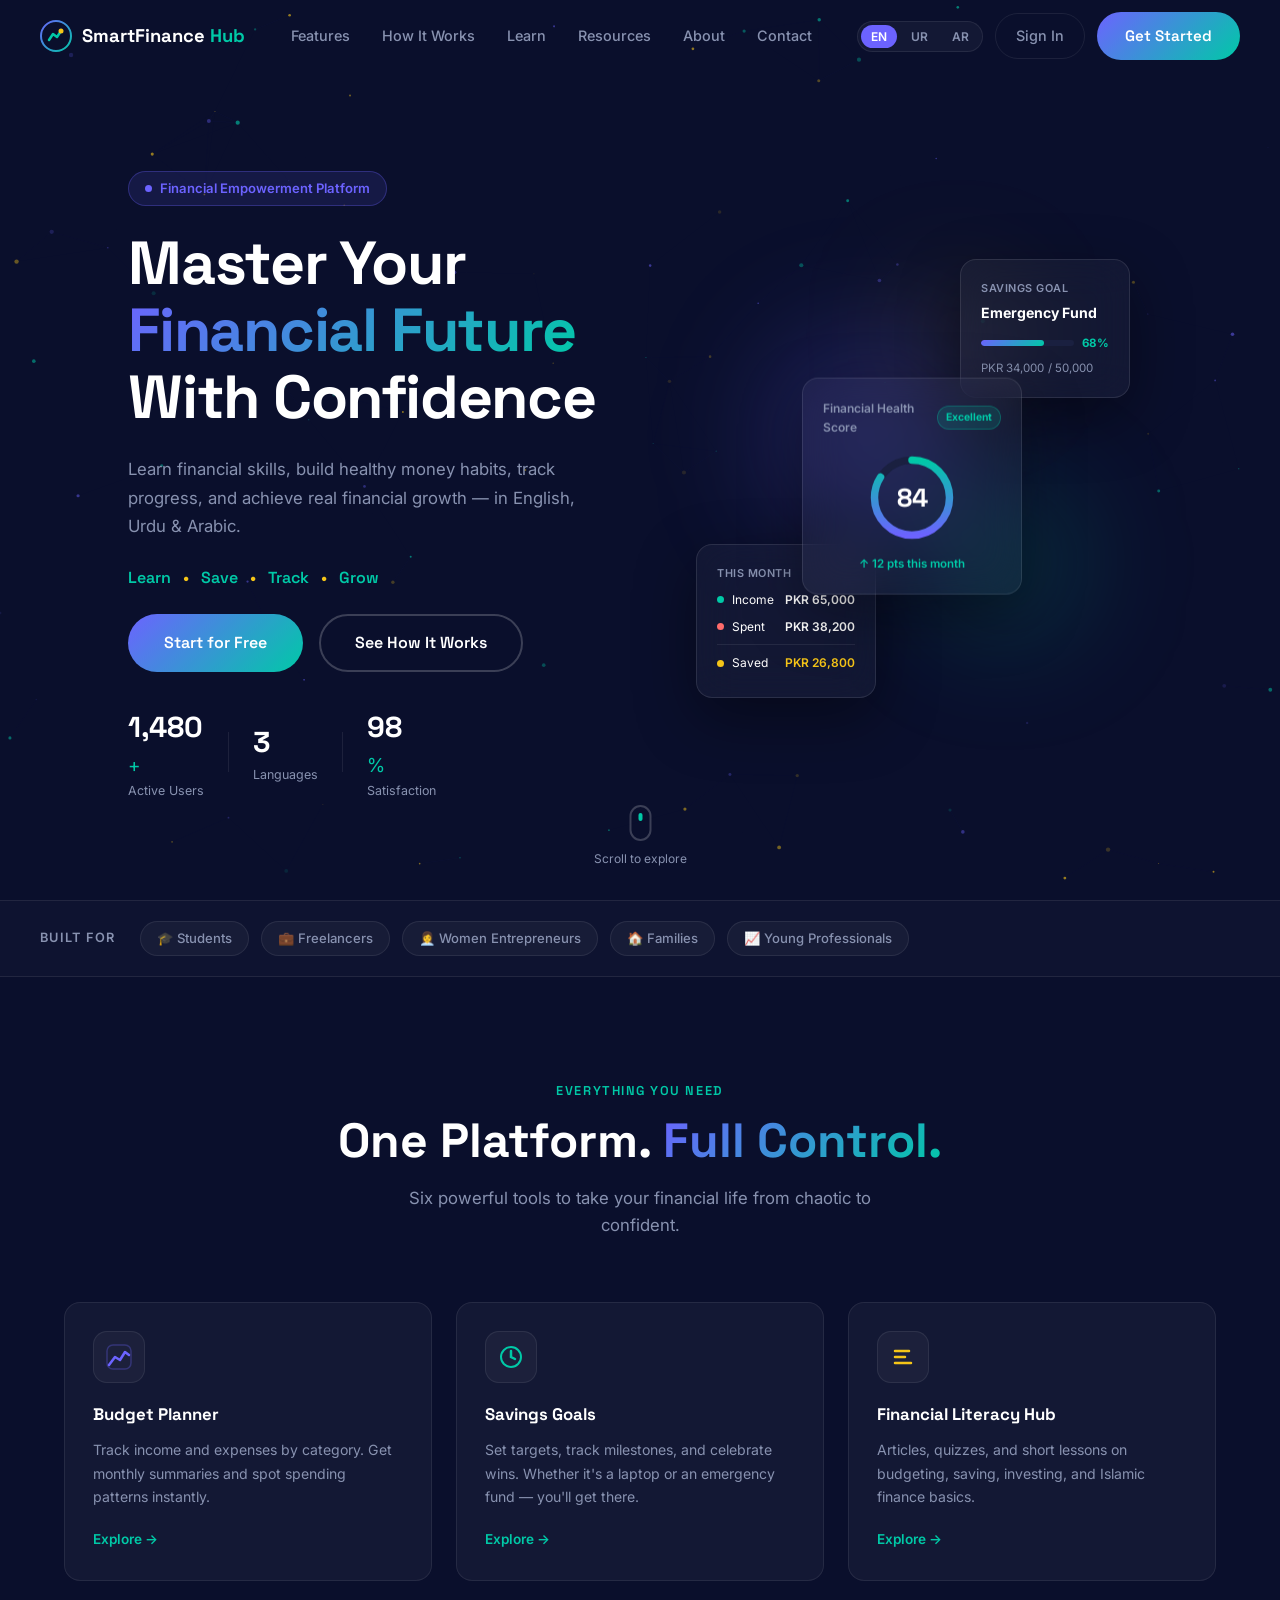
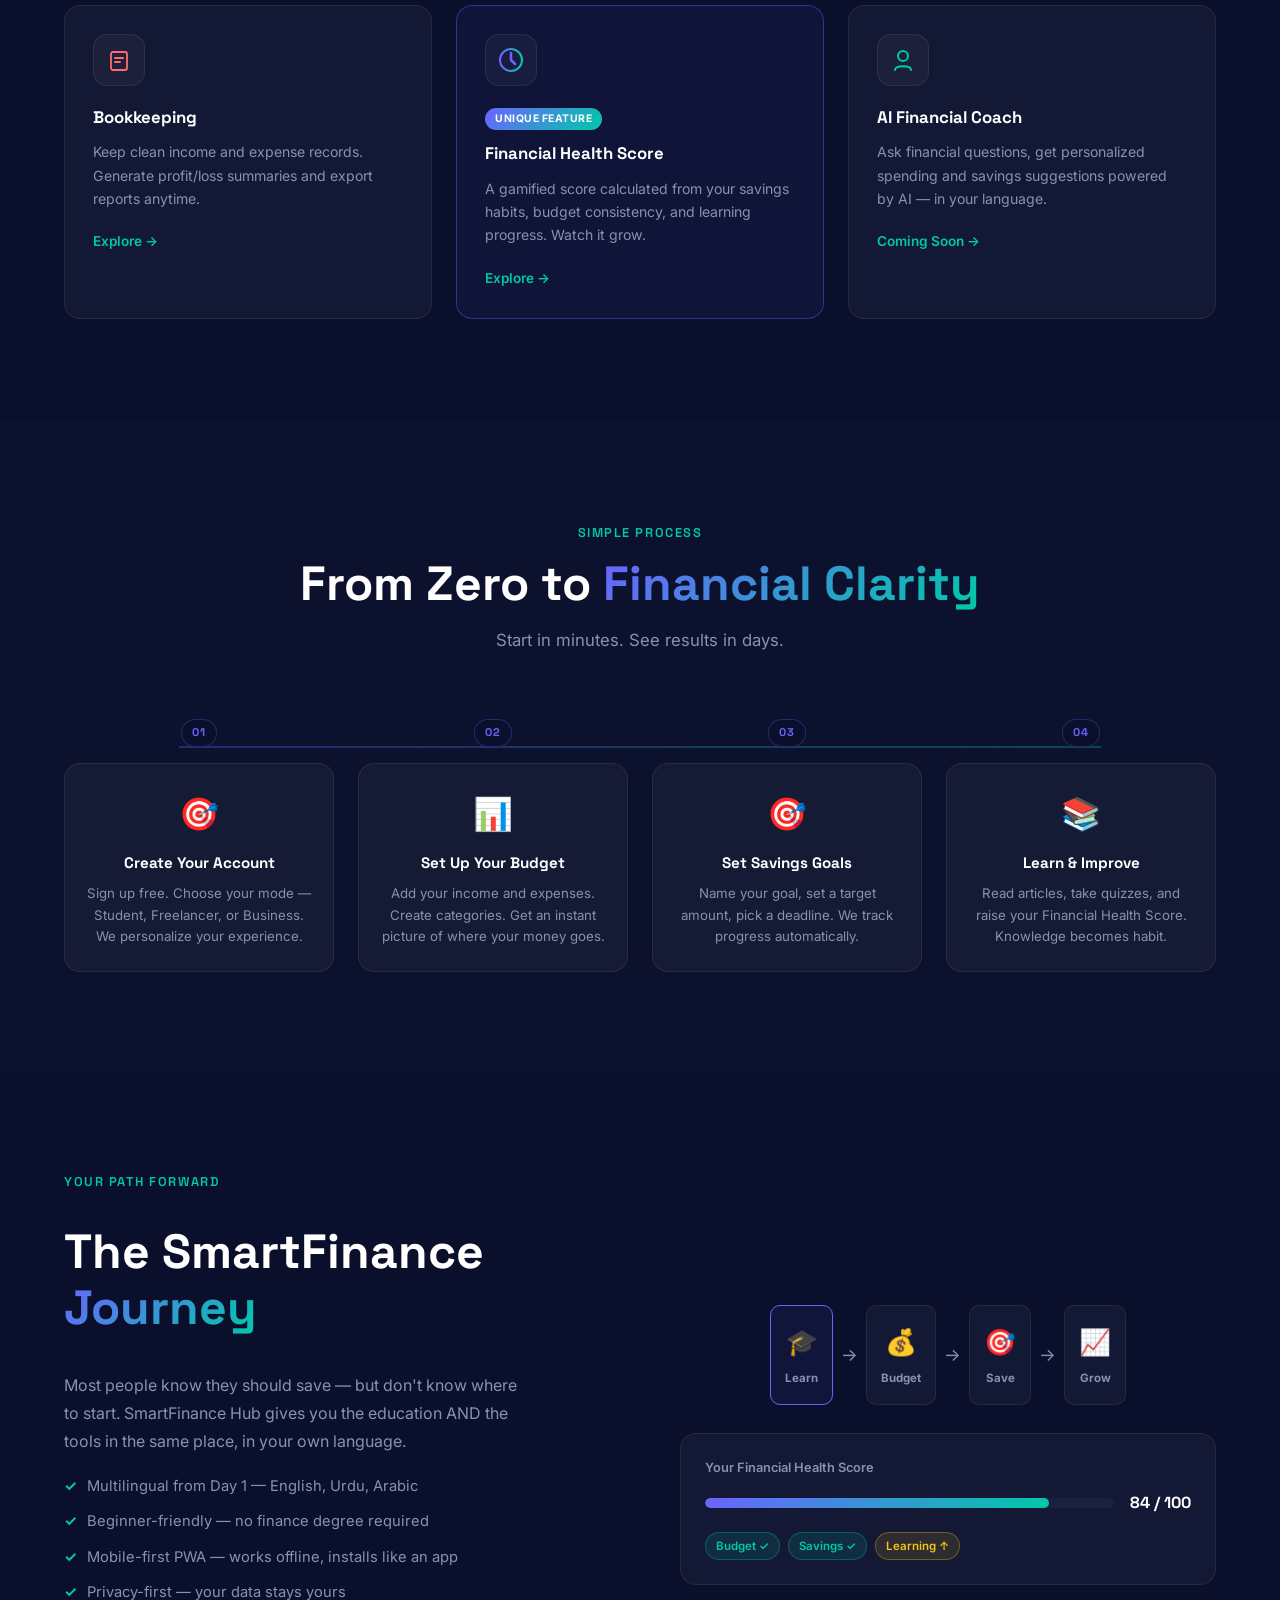
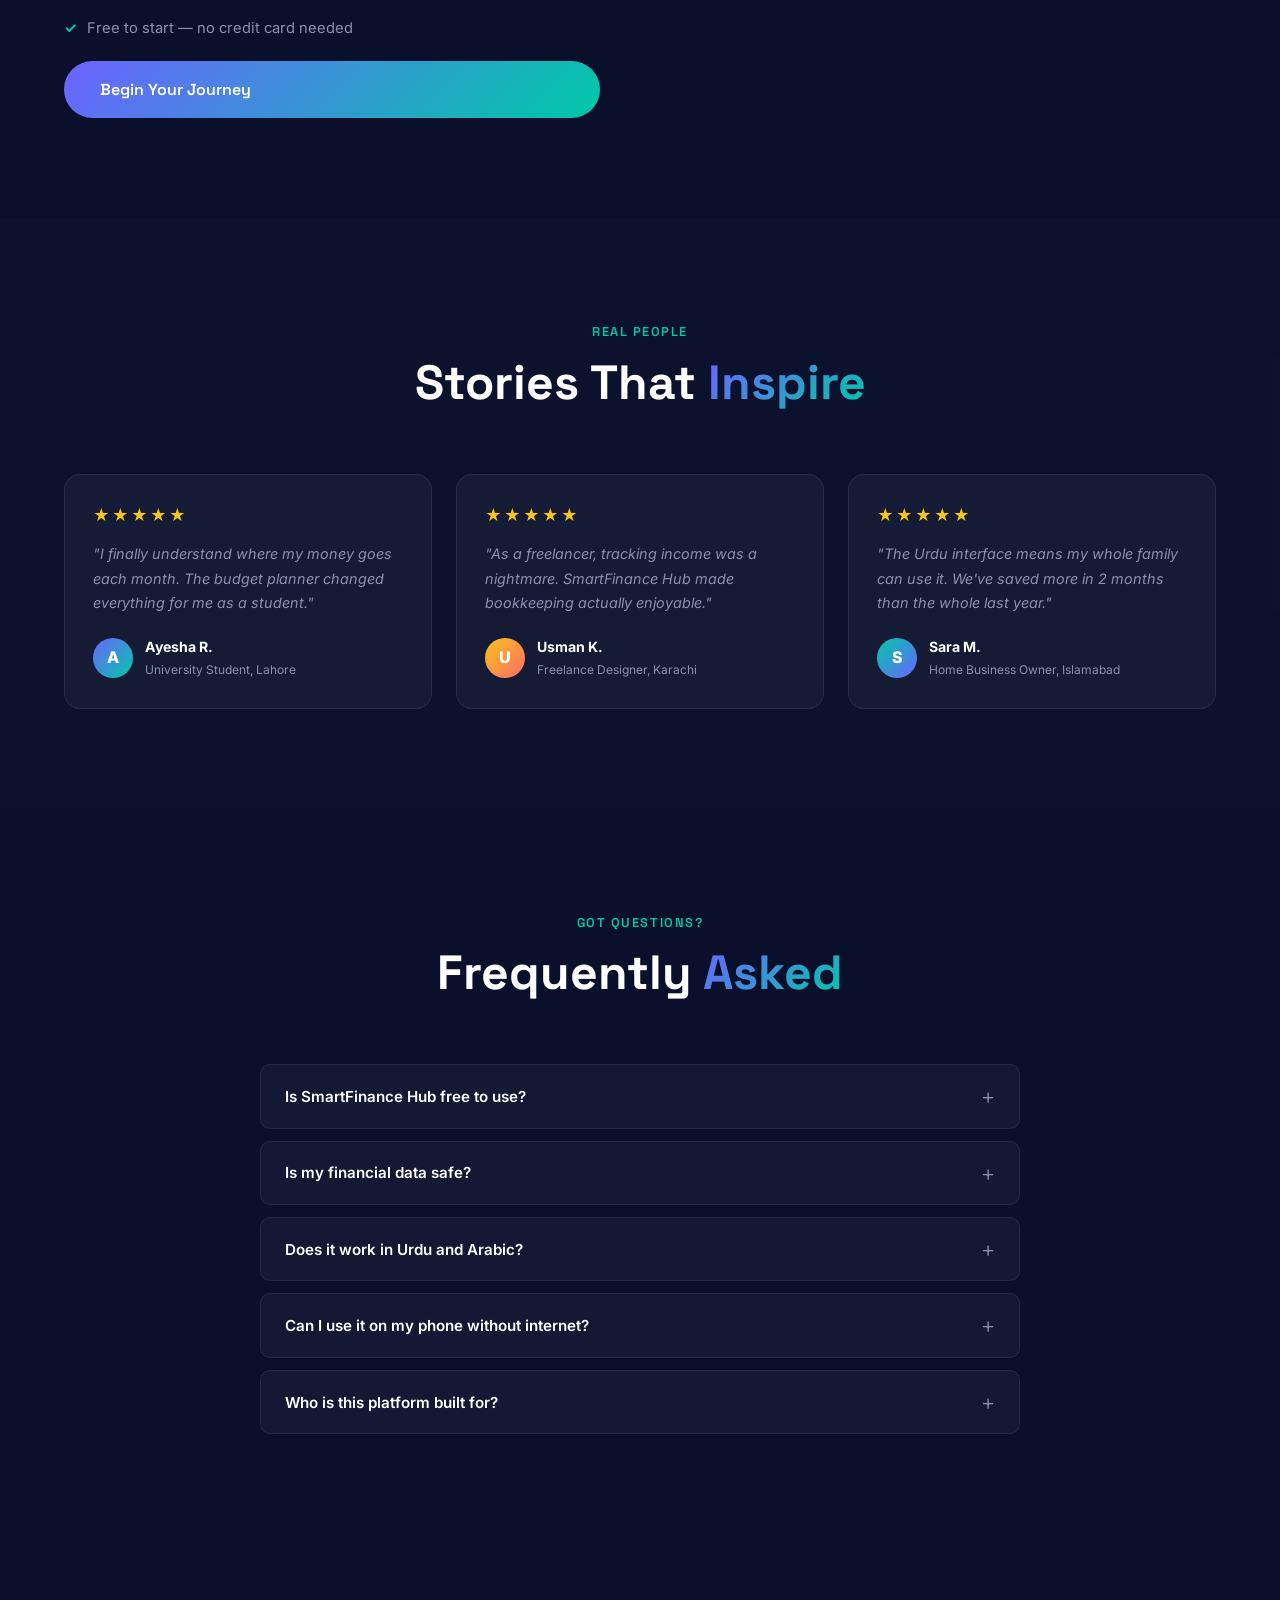
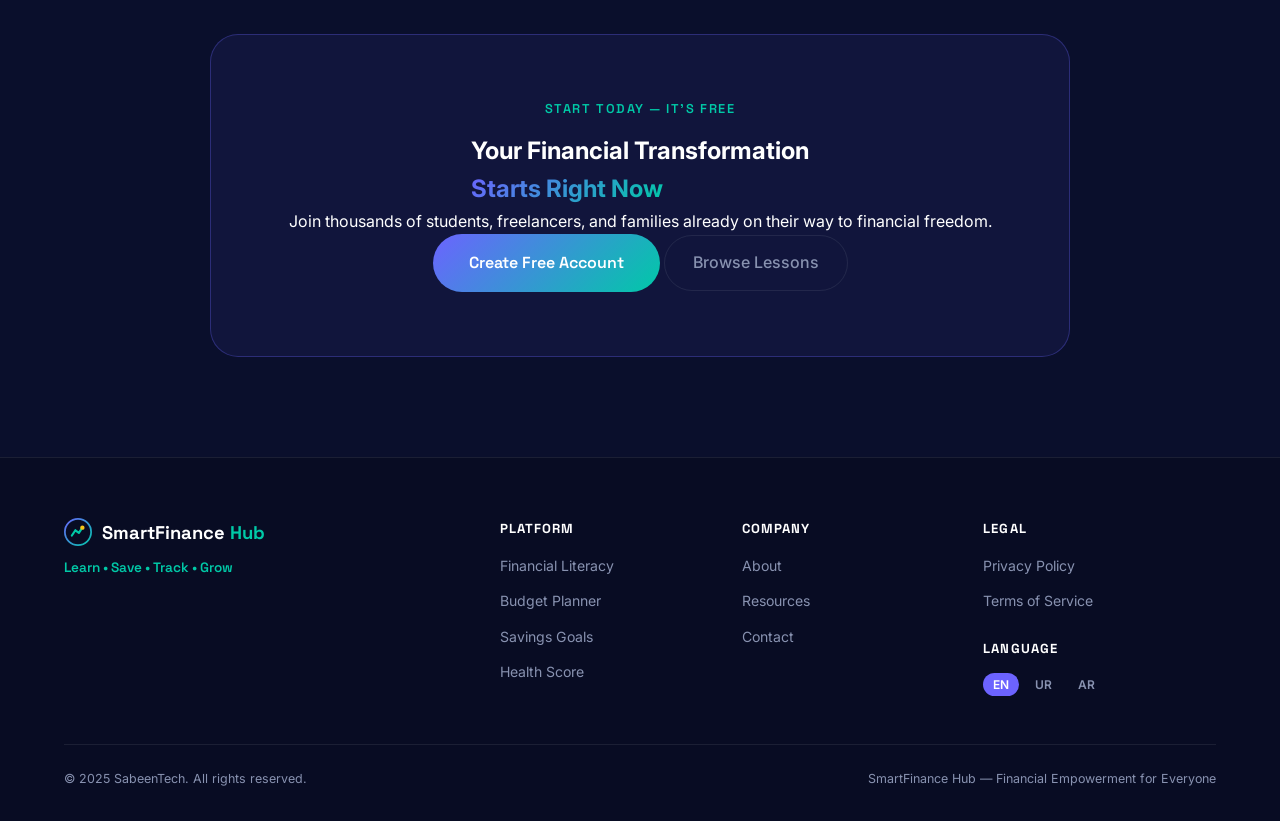
<file: index.html>
<!DOCTYPE html>
<html lang="en">
<head>
  <meta charset="UTF-8" />
  <meta name="viewport" content="width=device-width, initial-scale=1.0" />
  <meta name="theme-color" content="#0A0F2C" />
  <meta name="description" content="SmartFinance Hub – Learn, Save, Track, Grow. Your multilingual financial empowerment platform." />
  <title>SmartFinance Hub | Learn • Save • Track • Grow</title>
  <link rel="manifest" href="manifest.json" />
  <link rel="preconnect" href="https://fonts.googleapis.com" />
  <link rel="preconnect" href="https://fonts.gstatic.com" crossorigin />
  <link href="https://fonts.googleapis.com/css2?family=Inter:wght@300;400;500;600;700;800;900&family=Space+Grotesk:wght@400;500;600;700&display=swap" rel="stylesheet" />
  <link rel="stylesheet" href="css/style.css" />
  <link rel="stylesheet" href="css/components.css" />
</head>
<body>

<!-- ═══════════════════════════════════════════
     PARTICLE CANVAS (background)
═══════════════════════════════════════════ -->
<canvas id="particles"></canvas>

<!-- ═══════════════════════════════════════════
     NAVBAR
═══════════════════════════════════════════ -->
<nav class="navbar" id="navbar">
  <div class="nav-container">
    <a href="index.html" class="nav-logo">
      <div class="logo-icon">
        <svg width="32" height="32" viewBox="0 0 32 32" fill="none">
          <circle cx="16" cy="16" r="15" stroke="url(#lg1)" stroke-width="2"/>
          <path d="M9 20 L13 14 L17 17 L21 11" stroke="#00C9A7" stroke-width="2.5" stroke-linecap="round" stroke-linejoin="round"/>
          <circle cx="21" cy="11" r="2.5" fill="#F5C518"/>
          <defs>
            <linearGradient id="lg1" x1="0" y1="0" x2="32" y2="32" gradientUnits="userSpaceOnUse">
              <stop stop-color="#6C63FF"/><stop offset="1" stop-color="#00C9A7"/>
            </linearGradient>
          </defs>
        </svg>
      </div>
      <span class="logo-text">SmartFinance<span class="logo-accent"> Hub</span></span>
    </a>

    <ul class="nav-links" id="navLinks">
      <li><a href="#features" class="nav-link">Features</a></li>
      <li><a href="#how-it-works" class="nav-link">How It Works</a></li>
      <li><a href="pages/learn.html" class="nav-link">Learn</a></li>
      <li><a href="pages/resources.html" class="nav-link">Resources</a></li>
      <li><a href="pages/about.html" class="nav-link">About</a></li>
      <li><a href="pages/contact.html" class="nav-link">Contact</a></li>
    </ul>

    <div class="nav-actions">
      <div class="lang-switcher">
        <button class="lang-btn active" data-lang="en">EN</button>
        <button class="lang-btn" data-lang="ur">UR</button>
        <button class="lang-btn" data-lang="ar">AR</button>
      </div>
      <a href="auth/login.html" class="btn-ghost">Sign In</a>
      <a href="auth/signup.html" class="btn-primary">Get Started</a>
      <button class="hamburger" id="hamburger" aria-label="Menu">
        <span></span><span></span><span></span>
      </button>
    </div>
  </div>
</nav>

<!-- ═══════════════════════════════════════════
     HERO SECTION
═══════════════════════════════════════════ -->
<section class="hero" id="hero">
  <div class="hero-container">
    <div class="hero-left">
      <div class="hero-badge reveal">
        <span class="badge-dot"></span>
        Financial Empowerment Platform
      </div>
      <h1 class="hero-title reveal">
        Master Your<br/>
        <span class="gradient-text">Financial Future</span><br/>
        With Confidence
      </h1>
      <p class="hero-subtitle reveal">
        Learn financial skills, build healthy money habits, track progress, and achieve real financial growth — in English, Urdu & Arabic.
      </p>
      <div class="hero-tagline reveal">
        <span>Learn</span><span class="dot">•</span>
        <span>Save</span><span class="dot">•</span>
        <span>Track</span><span class="dot">•</span>
        <span>Grow</span>
      </div>
      <div class="hero-cta reveal">
        <a href="auth/signup.html" class="btn-primary btn-lg">Start for Free</a>
        <a href="#how-it-works" class="btn-outline btn-lg">See How It Works</a>
      </div>
      <div class="hero-stats reveal">
        <div class="stat">
          <span class="stat-num" data-target="1480">0</span><span class="stat-plus">+</span>
          <span class="stat-label">Active Users</span>
        </div>
        <div class="stat-divider"></div>
        <div class="stat">
          <span class="stat-num" data-target="3">0</span>
          <span class="stat-label">Languages</span>
        </div>
        <div class="stat-divider"></div>
        <div class="stat">
          <span class="stat-num" data-target="98">0</span><span class="stat-plus">%</span>
          <span class="stat-label">Satisfaction</span>
        </div>
      </div>
    </div>

    <div class="hero-right reveal">
      <div class="hero-3d-scene">
        
        
        <!-- Central Dashboard Card -->
        <div class="card-3d card-main float-1">
          <div class="card-header">
            <span class="card-title">Financial Health Score</span>
            <span class="score-badge">Excellent</span>
          </div>
          <div class="score-ring-wrap">
            <svg class="score-ring" viewBox="0 0 120 120">
              <circle cx="60" cy="60" r="50" fill="none" stroke="#1a2040" stroke-width="10"/>
              <circle cx="60" cy="60" r="50" fill="none" stroke="url(#scoreGrad)" stroke-width="10"
                stroke-dasharray="314" stroke-dashoffset="50" stroke-linecap="round"
                transform="rotate(-90 60 60)"/>
              <defs>
                <linearGradient id="scoreGrad" x1="0%" y1="0%" x2="100%" y2="0%">
                  <stop offset="0%" stop-color="#6C63FF"/>
                  <stop offset="100%" stop-color="#00C9A7"/>
                </linearGradient>
              </defs>
            </svg>
            <div class="score-value">84</div>
          </div>
          <div class="card-footer-row">
            <span class="up-arrow">↑ 12 pts this month</span>
          </div>
        </div>
        
    
        <!-- Savings Goal Card -->
        <div class="card-3d card-savings float-2">
          <div class="mini-label">Savings Goal</div>
          <div class="mini-goal">Emergency Fund</div>
          <div class="progress-bar-wrap">
            <div class="progress-bar-bg">
              <div class="progress-bar-fill" style="width:68%"></div>
            </div>
            <span class="progress-pct">68%</span>
          </div>
          <div class="mini-amounts">
            <span>PKR 34,000</span><span>/ 50,000</span>
          </div>
        </div>

        <!-- Budget Card -->
        <div class="card-3d card-budget float-3">
          <div class="mini-label">This Month</div>
          <div class="budget-row">
            <span class="budget-dot green"></span>
            <span>Income</span>
            <span class="budget-val">PKR 65,000</span>
          </div>
          <div class="budget-row">
            <span class="budget-dot red"></span>
            <span>Spent</span>
            <span class="budget-val">PKR 38,200</span>
          </div>
          <div class="budget-row saved">
            <span class="budget-dot gold"></span>
            <span>Saved</span>
            <span class="budget-val gold-txt">PKR 26,800</span>
          </div>
        </div>

        <!-- Glow Orbs -->
        <div class="orb orb-1"></div>
        <div class="orb orb-2"></div>
        <div class="orb orb-3"></div>
       
      </div>
    </div>
  </div>

  <!-- Scroll indicator -->
  <div class="scroll-indicator">
    <div class="scroll-mouse"><div class="scroll-wheel"></div></div>
    <span>Scroll to explore</span>
  </div>
</section>

<!-- ═══════════════════════════════════════════
     TRUSTED BY STRIP
═══════════════════════════════════════════ -->
<section class="trusted-strip">
  <div class="strip-container">
    <span class="strip-label">Built for</span>
    <div class="strip-tags">
      <span class="strip-tag">🎓 Students</span>
      <span class="strip-tag">💼 Freelancers</span>
      <span class="strip-tag">👩‍💼 Women Entrepreneurs</span>
      <span class="strip-tag">🏠 Families</span>
      <span class="strip-tag">📈 Young Professionals</span>
    </div>
  </div>
</section>

<!-- ═══════════════════════════════════════════
     FEATURES SECTION
═══════════════════════════════════════════ -->
<section class="features" id="features">
  <div class="section-container">
    <div class="section-header reveal">
      <div class="section-eyebrow">Everything You Need</div>
      <h2 class="section-title">One Platform. <span class="gradient-text">Full Control.</span></h2>
      <p class="section-sub">Six powerful tools to take your financial life from chaotic to confident.</p>
    </div>

    <div class="features-grid">

      <div class="feature-card reveal" data-delay="0">
        <div class="feature-icon-wrap" style="--icon-color:#6C63FF">
          <svg width="28" height="28" fill="none" viewBox="0 0 28 28">
            <path d="M4 22 L10 14 L15 17 L20 9 L24 12" stroke="#6C63FF" stroke-width="2.5" stroke-linecap="round" stroke-linejoin="round"/>
            <rect x="2" y="2" width="24" height="24" rx="6" stroke="#6C63FF" stroke-width="1.5" opacity="0.3"/>
          </svg>
        </div>
        <h3 class="feature-title">Budget Planner</h3>
        <p class="feature-desc">Track income and expenses by category. Get monthly summaries and spot spending patterns instantly.</p>
        <a href="pages/budget.html" class="feature-link">Explore →</a>
      </div>

      <div class="feature-card reveal" data-delay="100">
        <div class="feature-icon-wrap" style="--icon-color:#00C9A7">
          <svg width="28" height="28" fill="none" viewBox="0 0 28 28">
            <circle cx="14" cy="14" r="10" stroke="#00C9A7" stroke-width="2"/>
            <path d="M14 8 L14 14 L18 16" stroke="#00C9A7" stroke-width="2.5" stroke-linecap="round"/>
          </svg>
        </div>
        <h3 class="feature-title">Savings Goals</h3>
        <p class="feature-desc">Set targets, track milestones, and celebrate wins. Whether it's a laptop or an emergency fund — you'll get there.</p>
        <a href="pages/savings.html" class="feature-link">Explore →</a>
      </div>

      <div class="feature-card reveal" data-delay="200">
        <div class="feature-icon-wrap" style="--icon-color:#F5C518">
          <svg width="28" height="28" fill="none" viewBox="0 0 28 28">
            <path d="M6 20 h16 M6 14 h10 M6 8 h14" stroke="#F5C518" stroke-width="2.5" stroke-linecap="round"/>
          </svg>
        </div>
        <h3 class="feature-title">Financial Literacy Hub</h3>
        <p class="feature-desc">Articles, quizzes, and short lessons on budgeting, saving, investing, and Islamic finance basics.</p>
        <a href="pages/learn.html" class="feature-link">Explore →</a>
      </div>

      <div class="feature-card reveal" data-delay="0">
        <div class="feature-icon-wrap" style="--icon-color:#FF6B6B">
          <svg width="28" height="28" fill="none" viewBox="0 0 28 28">
            <path d="M8 6 h12 a2 2 0 0 1 2 2 v14 a2 2 0 0 1 -2 2 H8 a2 2 0 0 1 -2 -2 V8 a2 2 0 0 1 2 -2z" stroke="#FF6B6B" stroke-width="1.8"/>
            <path d="M10 12 h8 M10 16 h5" stroke="#FF6B6B" stroke-width="2" stroke-linecap="round"/>
          </svg>
        </div>
        <h3 class="feature-title">Bookkeeping</h3>
        <p class="feature-desc">Keep clean income and expense records. Generate profit/loss summaries and export reports anytime.</p>
        <a href="pages/resources.html" class="feature-link">Explore →</a>
      </div>

      <div class="feature-card reveal card-highlight" data-delay="100">
        <div class="feature-icon-wrap" style="--icon-color:#6C63FF">
          <svg width="28" height="28" fill="none" viewBox="0 0 28 28">
            <circle cx="14" cy="14" r="11" stroke="url(#fgrad)" stroke-width="2"/>
            <path d="M14 7 v7 l4 4" stroke="#6C63FF" stroke-width="2.5" stroke-linecap="round"/>
            <defs>
              <linearGradient id="fgrad"><stop stop-color="#6C63FF"/><stop offset="1" stop-color="#00C9A7"/></linearGradient>
            </defs>
          </svg>
        </div>
        <div class="card-new-badge">Unique Feature</div>
        <h3 class="feature-title">Financial Health Score</h3>
        <p class="feature-desc">A gamified score calculated from your savings habits, budget consistency, and learning progress. Watch it grow.</p>
        <a href="pages/score.html" class="feature-link">Explore →</a>
      </div>

      <div class="feature-card reveal" data-delay="200">
        <div class="feature-icon-wrap" style="--icon-color:#00C9A7">
          <svg width="28" height="28" fill="none" viewBox="0 0 28 28">
            <circle cx="14" cy="10" r="5" stroke="#00C9A7" stroke-width="2"/>
            <path d="M6 24 c0 -5 16 -5 16 0" stroke="#00C9A7" stroke-width="2" stroke-linecap="round"/>
          </svg>
        </div>
        <h3 class="feature-title">AI Financial Coach</h3>
        <p class="feature-desc">Ask financial questions, get personalized spending and savings suggestions powered by AI — in your language.</p>
        <a href="auth/signup.html" class="feature-link">Coming Soon →</a>
      </div>

    </div>
  </div>
</section>

<!-- ═══════════════════════════════════════════
     HOW IT WORKS
═══════════════════════════════════════════ -->
<section class="how-it-works" id="how-it-works">
  <div class="section-container">
    <div class="section-header reveal">
      <div class="section-eyebrow">Simple Process</div>
      <h2 class="section-title">From Zero to <span class="gradient-text">Financial Clarity</span></h2>
      <p class="section-sub">Start in minutes. See results in days.</p>
    </div>

    <div class="steps-wrap">
      <div class="steps-line"></div>

      <div class="step reveal" data-delay="0">
        <div class="step-num">01</div>
        <div class="step-card">
          <div class="step-icon">🎯</div>
          <h3>Create Your Account</h3>
          <p>Sign up free. Choose your mode — Student, Freelancer, or Business. We personalize your experience.</p>
        </div>
      </div>

      <div class="step reveal" data-delay="150">
        <div class="step-num">02</div>
        <div class="step-card">
          <div class="step-icon">📊</div>
          <h3>Set Up Your Budget</h3>
          <p>Add your income and expenses. Create categories. Get an instant picture of where your money goes.</p>
        </div>
      </div>

      <div class="step reveal" data-delay="300">
        <div class="step-num">03</div>
        <div class="step-card">
          <div class="step-icon">🎯</div>
          <h3>Set Savings Goals</h3>
          <p>Name your goal, set a target amount, pick a deadline. We track progress automatically.</p>
        </div>
      </div>

      <div class="step reveal" data-delay="450">
        <div class="step-num">04</div>
        <div class="step-card">
          <div class="step-icon">📚</div>
          <h3>Learn & Improve</h3>
          <p>Read articles, take quizzes, and raise your Financial Health Score. Knowledge becomes habit.</p>
        </div>
      </div>

    </div>
  </div>
</section>

<!-- ═══════════════════════════════════════════
     FINANCIAL JOURNEY SECTION
═══════════════════════════════════════════ -->
<section class="journey" id="journey">
  <div class="section-container">
    <div class="journey-inner reveal">
      <div class="journey-text">
        <div class="section-eyebrow">Your Path Forward</div>
        <h2 class="section-title">The SmartFinance <span class="gradient-text">Journey</span></h2>
        <p class="journey-desc">Most people know they should save — but don't know where to start. SmartFinance Hub gives you the education AND the tools in the same place, in your own language.</p>
        <ul class="journey-list">
          <li><span class="check">✓</span> Multilingual from Day 1 — English, Urdu, Arabic</li>
          <li><span class="check">✓</span> Beginner-friendly — no finance degree required</li>
          <li><span class="check">✓</span> Mobile-first PWA — works offline, installs like an app</li>
          <li><span class="check">✓</span> Privacy-first — your data stays yours</li>
          <li><span class="check">✓</span> Free to start — no credit card needed</li>
        </ul>
        <a href="auth/signup.html" class="btn-primary btn-lg">Begin Your Journey</a>
      </div>
      <div class="journey-visual">
        <div class="journey-flow">
          <div class="jf-step active">
            <div class="jf-icon">🎓</div>
            <div class="jf-label">Learn</div>
          </div>
          <div class="jf-arrow">→</div>
          <div class="jf-step">
            <div class="jf-icon">💰</div>
            <div class="jf-label">Budget</div>
          </div>
          <div class="jf-arrow">→</div>
          <div class="jf-step">
            <div class="jf-icon">🎯</div>
            <div class="jf-label">Save</div>
          </div>
          <div class="jf-arrow">→</div>
          <div class="jf-step">
            <div class="jf-icon">📈</div>
            <div class="jf-label">Grow</div>
          </div>
        </div>
        <div class="journey-score-card">
          <div class="jsc-label">Your Financial Health Score</div>
          <div class="jsc-score-wrap">
            <div class="jsc-bar-bg">
              <div class="jsc-bar-fill animated-bar"></div>
            </div>
            <span class="jsc-num">84 / 100</span>
          </div>
          <div class="jsc-tags">
            <span class="jsc-tag green">Budget ✓</span>
            <span class="jsc-tag green">Savings ✓</span>
            <span class="jsc-tag gold">Learning ↑</span>
          </div>
        </div>
      </div>
    </div>
  </div>
</section>

<!-- ═══════════════════════════════════════════
     TESTIMONIALS
═══════════════════════════════════════════ -->
<section class="testimonials" id="testimonials">
  <div class="section-container">
    <div class="section-header reveal">
      <div class="section-eyebrow">Real People</div>
      <h2 class="section-title">Stories That <span class="gradient-text">Inspire</span></h2>
    </div>
    <div class="testimonials-grid">

      <div class="testi-card reveal" data-delay="0">
        <div class="testi-stars">★★★★★</div>
        <p class="testi-text">"I finally understand where my money goes each month. The budget planner changed everything for me as a student."</p>
        <div class="testi-author">
          <div class="testi-avatar" style="background: linear-gradient(135deg,#6C63FF,#00C9A7)">A</div>
          <div>
            <div class="testi-name">Ayesha R.</div>
            <div class="testi-role">University Student, Lahore</div>
          </div>
        </div>
      </div>

      <div class="testi-card reveal" data-delay="150">
        <div class="testi-stars">★★★★★</div>
        <p class="testi-text">"As a freelancer, tracking income was a nightmare. SmartFinance Hub made bookkeeping actually enjoyable."</p>
        <div class="testi-author">
          <div class="testi-avatar" style="background: linear-gradient(135deg,#F5C518,#FF6B6B)">U</div>
          <div>
            <div class="testi-name">Usman K.</div>
            <div class="testi-role">Freelance Designer, Karachi</div>
          </div>
        </div>
      </div>

      <div class="testi-card reveal" data-delay="300">
        <div class="testi-stars">★★★★★</div>
        <p class="testi-text">"The Urdu interface means my whole family can use it. We've saved more in 2 months than the whole last year."</p>
        <div class="testi-author">
          <div class="testi-avatar" style="background: linear-gradient(135deg,#00C9A7,#6C63FF)">S</div>
          <div>
            <div class="testi-name">Sara M.</div>
            <div class="testi-role">Home Business Owner, Islamabad</div>
          </div>
        </div>
      </div>

    </div>
  </div>
</section>

<!-- ═══════════════════════════════════════════
     FAQ
═══════════════════════════════════════════ -->
<section class="faq" id="faq">
  <div class="section-container">
    <div class="section-header reveal">
      <div class="section-eyebrow">Got Questions?</div>
      <h2 class="section-title">Frequently <span class="gradient-text">Asked</span></h2>
    </div>
    <div class="faq-list">

      <div class="faq-item reveal">
        <button class="faq-question">Is SmartFinance Hub free to use?
          <span class="faq-icon">+</span>
        </button>
        <div class="faq-answer">Yes. Core features including Budget Planner, Savings Goals, and the Financial Literacy Hub are completely free. Advanced features may be part of a future Pro plan.</div>
      </div>

      <div class="faq-item reveal">
        <button class="faq-question">Is my financial data safe?
          <span class="faq-icon">+</span>
        </button>
        <div class="faq-answer">Absolutely. We use password hashing, encrypted sessions, HTTPS, and strict database rules so no user can ever see another user's data. Your data is yours alone.</div>
      </div>

      <div class="faq-item reveal">
        <button class="faq-question">Does it work in Urdu and Arabic?
          <span class="faq-icon">+</span>
        </button>
        <div class="faq-answer">Yes. SmartFinance Hub is multilingual from day one — English, Urdu, and Arabic. You can switch languages from the top navigation bar at any time.</div>
      </div>

      <div class="faq-item reveal">
        <button class="faq-question">Can I use it on my phone without internet?
          <span class="faq-icon">+</span>
        </button>
        <div class="faq-answer">SmartFinance Hub is a Progressive Web App (PWA). You can install it to your home screen like a native app, and key features work offline.</div>
      </div>

      <div class="faq-item reveal">
        <button class="faq-question">Who is this platform built for?
          <span class="faq-icon">+</span>
        </button>
        <div class="faq-answer">Students, fresh graduates, young professionals, freelancers, women entrepreneurs, and families who want to learn financial skills and manage money better.</div>
      </div>

    </div>
  </div>
</section>

<!-- ═══════════════════════════════════════════
     CTA SECTION
═══════════════════════════════════════════ -->
<section class="cta-section">
  <div class="section-container">
    <div class="cta-card reveal">
      <div class="cta-orb cta-orb-1"></div>
      <div class="cta-orb cta-orb-2"></div>
      <div class="section-eyebrow" style="color:#00C9A7">Start Today — It's Free</div>
      <h2 class="cta-title">Your Financial Transformation<br/><span class="gradient-text">Starts Right Now</span></h2>
      <p class="cta-sub">Join thousands of students, freelancers, and families already on their way to financial freedom.</p>
      <div class="cta-actions">
        <a href="auth/signup.html" class="btn-primary btn-lg">Create Free Account</a>
        <a href="pages/learn.html" class="btn-ghost btn-lg">Browse Lessons</a>
      </div>
    </div>
  </div>
</section>                          
<!-- ═══════════════════════════════════════════
     FOOTER
═══════════════════════════════════════════ -->
<footer class="footer">
  <div class="footer-container">
    <div class="footer-top">
      <div class="footer-brand">
        <a href="index.html" class="nav-logo">
          <div class="logo-icon">
            <svg width="28" height="28" viewBox="0 0 32 32" fill="none">
              <circle cx="16" cy="16" r="15" stroke="url(#flg)" stroke-width="2"/>
              <path d="M9 20 L13 14 L17 17 L21 11" stroke="#00C9A7" stroke-width="2.5" stroke-linecap="round" stroke-linejoin="round"/>
              <circle cx="21" cy="11" r="2.5" fill="#F5C518"/>
              <defs><linearGradient id="flg" x1="0" y1="0" x2="32" y2="32" gradientUnits="userSpaceOnUse"><stop stop-color="#6C63FF"/><stop offset="1" stop-color="#00C9A7"/></linearGradient></defs>
            </svg>
          </div>
          <span class="logo-text">SmartFinance<span class="logo-accent"> Hub</span></span>
        </a>
        <p class="footer-tagline">Learn • Save • Track • Grow</p>
      </div>

      <div class="footer-links-group">
        <h4>Platform</h4>
        <ul>
          <li><a href="pages/learn.html">Financial Literacy</a></li>
          <li><a href="pages/budget.html">Budget Planner</a></li>
          <li><a href="pages/savings.html">Savings Goals</a></li>
          <li><a href="pages/score.html">Health Score</a></li>
        </ul>
      </div>

      <div class="footer-links-group">
        <h4>Company</h4>
        <ul>
          <li><a href="pages/about.html">About</a></li>
          <li><a href="pages/resources.html">Resources</a></li>
          <li><a href="pages/contact.html">Contact</a></li>
        </ul>
      </div>

      <div class="footer-links-group">
        <h4>Legal</h4>
        <ul>
          <li><a href="#">Privacy Policy</a></li>
          <li><a href="#">Terms of Service</a></li>
        </ul>
        <h4 style="margin-top:1.5rem">Language</h4>
        <div class="footer-lang">
          <button class="lang-btn active">EN</button>
          <button class="lang-btn">UR</button>
          <button class="lang-btn">AR</button>
        </div>
      </div>
    </div>

    <div class="footer-bottom">
      <span>© 2025 SabeenTech. All rights reserved.</span>
      <span>SmartFinance Hub — Financial Empowerment for Everyone</span>
    </div>
  </div>
</footer>

<link rel="stylesheet" href="css/style.css" />
<script src="js/animations.js"></script>
<script src="js/app.js"></script>
<script src="js/pwa.js"></script>
</body>
</html>
</file>
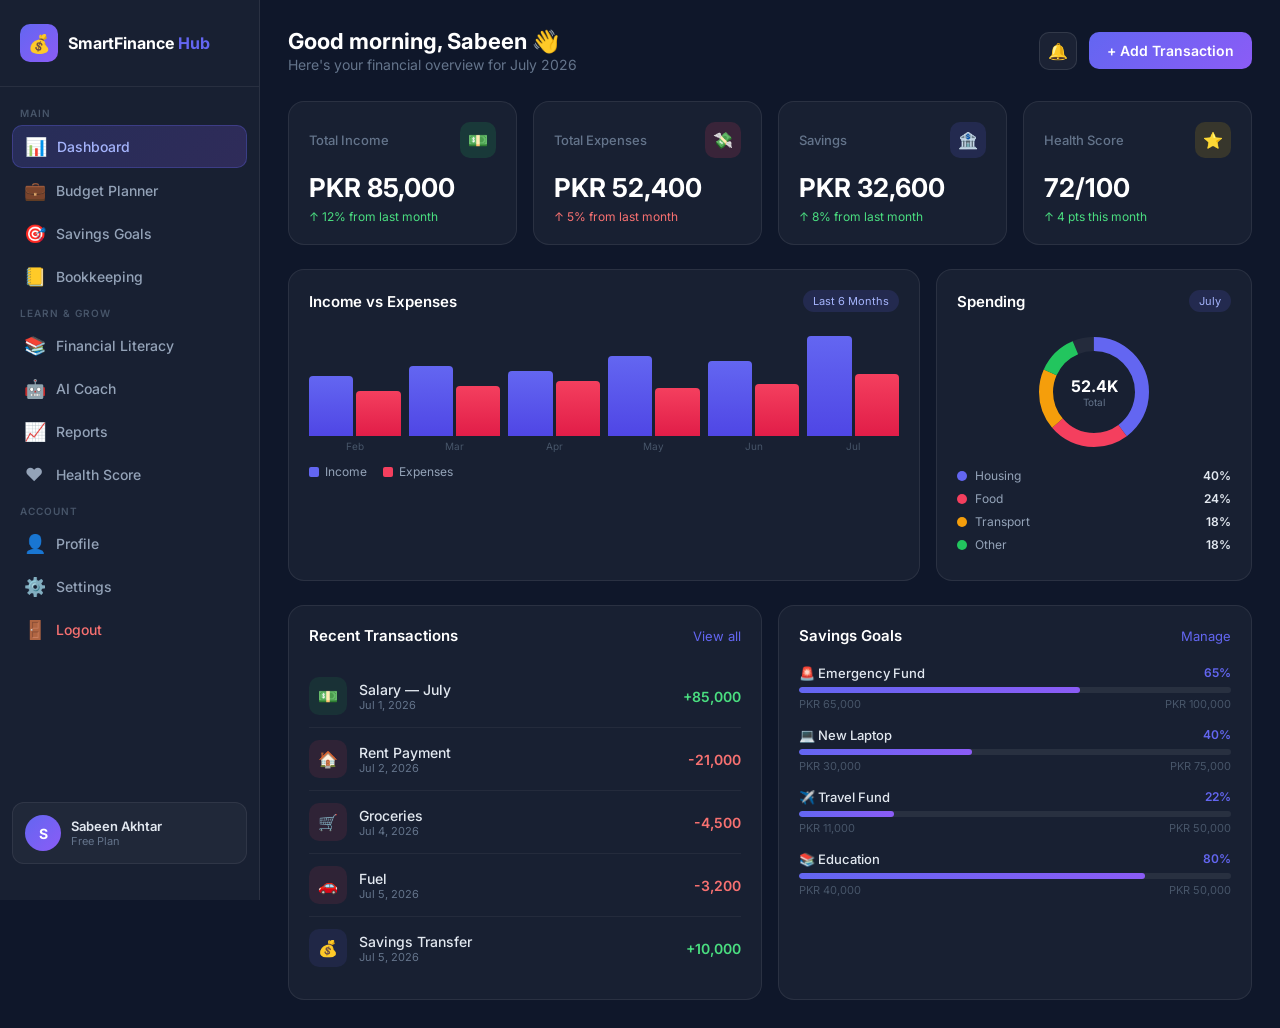
<file: pages/index.html>
<!DOCTYPE html>
<html lang="en">
<head>
  <meta charset="UTF-8"/>
  <meta name="viewport" content="width=device-width, initial-scale=1.0"/>
  <title>Dashboard — SmartFinance Hub</title>
  <link rel="preconnect" href="https://fonts.googleapis.com"/>
  <link href="https://fonts.googleapis.com/css2?family=Inter:wght@300;400;500;600;700;800&display=swap" rel="stylesheet"/>
  <style>
    *{margin:0;padding:0;box-sizing:border-box}
    body{font-family:'Inter',sans-serif;background:#0f172a;color:#e2e8f0;min-height:100vh;display:flex}

    /* SIDEBAR */
    .sidebar{
      width:260px;min-height:100vh;
      background:rgba(255,255,255,0.04);
      border-right:1px solid rgba(255,255,255,0.08);
      padding:24px 0;display:flex;flex-direction:column;
      position:fixed;top:0;left:0;z-index:100;
    }
    .sidebar-logo{
      display:flex;align-items:center;gap:10px;
      padding:0 20px 24px;
      border-bottom:1px solid rgba(255,255,255,0.07);margin-bottom:20px;
    }
    .logo-icon{
      width:38px;height:38px;
      background:linear-gradient(135deg,#6366f1,#8b5cf6);
      border-radius:10px;display:flex;align-items:center;justify-content:center;font-size:18px;
    }
    .logo-text{font-size:16px;font-weight:700;color:#fff}
    .logo-text span{color:#6366f1}

    .nav-section{padding:0 12px;margin-bottom:8px}
    .nav-label{font-size:10px;font-weight:600;color:#475569;text-transform:uppercase;letter-spacing:1px;padding:0 8px;margin-bottom:6px}
    .nav-item{
      display:flex;align-items:center;gap:12px;
      padding:10px 12px;border-radius:10px;
      color:#94a3b8;font-size:14px;font-weight:500;
      cursor:pointer;transition:all 0.2s;text-decoration:none;margin-bottom:2px;
    }
    .nav-item:hover{background:rgba(255,255,255,0.06);color:#e2e8f0}
    .nav-item.active{background:linear-gradient(135deg,rgba(99,102,241,0.2),rgba(139,92,246,0.2));color:#a5b4fc;border:1px solid rgba(99,102,241,0.3)}
    .nav-icon{font-size:18px;width:20px;text-align:center}

    .sidebar-bottom{margin-top:auto;padding:12px}
    .user-card{
      display:flex;align-items:center;gap:10px;padding:12px;
      background:rgba(255,255,255,0.04);border-radius:12px;
      border:1px solid rgba(255,255,255,0.07);
    }
    .user-avatar{
      width:36px;height:36px;border-radius:50%;
      background:linear-gradient(135deg,#6366f1,#8b5cf6);
      display:flex;align-items:center;justify-content:center;font-size:14px;font-weight:700;color:#fff;
    }
    .user-name{font-size:13px;font-weight:600;color:#e2e8f0}
    .user-plan{font-size:11px;color:#64748b}

    /* MAIN */
    .main{margin-left:260px;flex:1;padding:28px;min-height:100vh}

    /* TOP BAR */
    .topbar{
      display:flex;align-items:center;justify-content:space-between;margin-bottom:28px;
    }
    .page-title h1{font-size:22px;font-weight:700;color:#fff}
    .page-title p{font-size:14px;color:#64748b;margin-top:2px}
    .topbar-actions{display:flex;align-items:center;gap:12px}
    .btn-add{
      padding:10px 18px;
      background:linear-gradient(135deg,#6366f1,#8b5cf6);
      color:#fff;border:none;border-radius:10px;
      font-size:14px;font-weight:600;cursor:pointer;
      font-family:'Inter',sans-serif;
    }
    .btn-add:hover{opacity:0.9}
    .notif-btn{
      width:38px;height:38px;
      background:rgba(255,255,255,0.05);border:1px solid rgba(255,255,255,0.1);
      border-radius:10px;display:flex;align-items:center;justify-content:center;
      cursor:pointer;font-size:16px;
    }

    /* STATS CARDS */
    .stats-grid{display:grid;grid-template-columns:repeat(4,1fr);gap:16px;margin-bottom:24px}
    .stat-card{
      background:rgba(255,255,255,0.04);
      border:1px solid rgba(255,255,255,0.08);
      border-radius:16px;padding:20px;
    }
    .stat-header{display:flex;align-items:center;justify-content:space-between;margin-bottom:14px}
    .stat-label{font-size:13px;color:#64748b;font-weight:500}
    .stat-icon{
      width:36px;height:36px;border-radius:10px;
      display:flex;align-items:center;justify-content:center;font-size:16px;
    }
    .stat-value{font-size:26px;font-weight:700;color:#fff;margin-bottom:6px}
    .stat-change{font-size:12px;display:flex;align-items:center;gap:4px}
    .stat-change.up{color:#4ade80}
    .stat-change.down{color:#f87171}

    /* CHARTS ROW */
    .charts-row{display:grid;grid-template-columns:2fr 1fr;gap:16px;margin-bottom:24px}
    .card{
      background:rgba(255,255,255,0.04);
      border:1px solid rgba(255,255,255,0.08);
      border-radius:16px;padding:20px;
    }
    .card-header{display:flex;align-items:center;justify-content:space-between;margin-bottom:20px}
    .card-title{font-size:15px;font-weight:600;color:#fff}
    .card-badge{
      font-size:11px;padding:4px 10px;
      background:rgba(99,102,241,0.15);
      color:#a5b4fc;border-radius:20px;
    }

    /* Fake Bar Chart */
    .bar-chart{display:flex;align-items:flex-end;gap:8px;height:120px}
    .bar-group{flex:1;display:flex;flex-direction:column;align-items:center;gap:4px}
    .bar-wrap{width:100%;display:flex;gap:3px;align-items:flex-end;height:100px}
    .bar{
      flex:1;border-radius:4px 4px 0 0;
      transition:height 0.5s ease;min-width:8px;
    }
    .bar.income{background:linear-gradient(180deg,#6366f1,#4f46e5)}
    .bar.expense{background:linear-gradient(180deg,#f43f5e,#e11d48)}
    .bar-label{font-size:10px;color:#475569}

    /* Donut Chart */
    .donut-wrap{display:flex;flex-direction:column;align-items:center;gap:16px}
    .donut{position:relative;width:120px;height:120px}
    .donut svg{transform:rotate(-90deg)}
    .donut-center{
      position:absolute;top:50%;left:50%;transform:translate(-50%,-50%);
      text-align:center;
    }
    .donut-center .amount{font-size:16px;font-weight:700;color:#fff}
    .donut-center .label{font-size:10px;color:#64748b}
    .donut-legend{width:100%}
    .legend-item{display:flex;align-items:center;justify-content:space-between;margin-bottom:8px}
    .legend-left{display:flex;align-items:center;gap:8px;font-size:12px;color:#94a3b8}
    .legend-dot{width:10px;height:10px;border-radius:50%}
    .legend-pct{font-size:12px;font-weight:600;color:#e2e8f0}

    /* BOTTOM ROW */
    .bottom-row{display:grid;grid-template-columns:1fr 1fr;gap:16px}
    .transaction-item{
      display:flex;align-items:center;gap:12px;
      padding:12px 0;border-bottom:1px solid rgba(255,255,255,0.05);
    }
    .transaction-item:last-child{border-bottom:none}
    .tx-icon{
      width:38px;height:38px;border-radius:10px;
      display:flex;align-items:center;justify-content:center;font-size:16px;flex-shrink:0;
    }
    .tx-info{flex:1}
    .tx-name{font-size:14px;font-weight:500;color:#e2e8f0}
    .tx-date{font-size:11px;color:#64748b}
    .tx-amount{font-size:14px;font-weight:600}
    .tx-amount.income{color:#4ade80}
    .tx-amount.expense{color:#f87171}

    .goal-item{margin-bottom:16px}
    .goal-header{display:flex;justify-content:space-between;margin-bottom:6px}
    .goal-name{font-size:13px;font-weight:500;color:#e2e8f0}
    .goal-pct{font-size:12px;color:#6366f1;font-weight:600}
    .goal-bar{height:6px;background:rgba(255,255,255,0.07);border-radius:3px;overflow:hidden}
    .goal-fill{height:100%;border-radius:3px;background:linear-gradient(90deg,#6366f1,#8b5cf6)}
    .goal-amounts{display:flex;justify-content:space-between;margin-top:4px;font-size:11px;color:#475569}

    /* MOBILE */
    .hamburger{display:none;font-size:22px;cursor:pointer;color:#94a3b8}
    @media(max-width:768px){
      .sidebar{transform:translateX(-100%);transition:transform 0.3s}
      .sidebar.open{transform:translateX(0)}
      .main{margin-left:0;padding:16px}
      .stats-grid{grid-template-columns:repeat(2,1fr)}
      .charts-row{grid-template-columns:1fr}
      .bottom-row{grid-template-columns:1fr}
      .hamburger{display:block}
    }
  </style>
</head>
<body>

<!-- SIDEBAR -->
<aside class="sidebar" id="sidebar">
  <div class="sidebar-logo">
    <div class="logo-icon">💰</div>
    <span class="logo-text">SmartFinance <span>Hub</span></span>
  </div>

  <div class="nav-section">
    <div class="nav-label">Main</div>
    <a class="nav-item active" href="index.html"><span class="nav-icon">📊</span> Dashboard</a>
    <a class="nav-item" href="budget.html"><span class="nav-icon">💼</span> Budget Planner</a>
    <a class="nav-item" href="savings.html"><span class="nav-icon">🎯</span> Savings Goals</a>
    <a class="nav-item" href="bookkeeping.html"><span class="nav-icon">📒</span> Bookkeeping</a>
  </div>

  <div class="nav-section">
    <div class="nav-label">Learn & Grow</div>
    <a class="nav-item" href="literacy.html"><span class="nav-icon">📚</span> Financial Literacy</a>
    <a class="nav-item" href="ai-coach.html"><span class="nav-icon">🤖</span> AI Coach</a>
    <a class="nav-item" href="reports.html"><span class="nav-icon">📈</span> Reports</a>
    <a class="nav-item" href="health-score.html"><span class="nav-icon">❤️</span> Health Score</a>
  </div>

  <div class="nav-section">
    <div class="nav-label">Account</div>
    <a class="nav-item" href="profile.html"><span class="nav-icon">👤</span> Profile</a>
    <a class="nav-item" href="settings.html"><span class="nav-icon">⚙️</span> Settings</a>
    <a class="nav-item" href="../auth/login.html" style="color:#f87171"><span class="nav-icon">🚪</span> Logout</a>
  </div>

  <div class="sidebar-bottom">
    <div class="user-card">
      <div class="user-avatar">S</div>
      <div>
        <div class="user-name">Sabeen Akhtar</div>
        <div class="user-plan">Free Plan</div>
      </div>
    </div>
  </div>
</aside>

<!-- MAIN CONTENT -->
<main class="main">
  <!-- TOP BAR -->
  <div class="topbar">
    <div style="display:flex;align-items:center;gap:16px">
      <span class="hamburger" onclick="toggleSidebar()">☰</span>
      <div class="page-title">
        <h1>Good morning, Sabeen 👋</h1>
        <p>Here's your financial overview for July 2026</p>
      </div>
    </div>
    <div class="topbar-actions">
      <div class="notif-btn">🔔</div>
      <button class="btn-add" onclick="alert('Add transaction coming in Day 6!')">+ Add Transaction</button>
    </div>
  </div>

  <!-- STATS -->
  <div class="stats-grid">
    <div class="stat-card">
      <div class="stat-header">
        <span class="stat-label">Total Income</span>
        <div class="stat-icon" style="background:rgba(34,197,94,0.15)">💵</div>
      </div>
      <div class="stat-value">PKR 85,000</div>
      <div class="stat-change up">↑ 12% from last month</div>
    </div>
    <div class="stat-card">
      <div class="stat-header">
        <span class="stat-label">Total Expenses</span>
        <div class="stat-icon" style="background:rgba(244,63,94,0.15)">💸</div>
      </div>
      <div class="stat-value">PKR 52,400</div>
      <div class="stat-change down">↑ 5% from last month</div>
    </div>
    <div class="stat-card">
      <div class="stat-header">
        <span class="stat-label">Savings</span>
        <div class="stat-icon" style="background:rgba(99,102,241,0.15)">🏦</div>
      </div>
      <div class="stat-value">PKR 32,600</div>
      <div class="stat-change up">↑ 8% from last month</div>
    </div>
    <div class="stat-card">
      <div class="stat-header">
        <span class="stat-label">Health Score</span>
        <div class="stat-icon" style="background:rgba(234,179,8,0.15)">⭐</div>
      </div>
      <div class="stat-value">72/100</div>
      <div class="stat-change up">↑ 4 pts this month</div>
    </div>
  </div>

  <!-- CHARTS ROW -->
  <div class="charts-row">
    <!-- Bar Chart -->
    <div class="card">
      <div class="card-header">
        <span class="card-title">Income vs Expenses</span>
        <span class="card-badge">Last 6 Months</span>
      </div>
      <div class="bar-chart">
        <div class="bar-group">
          <div class="bar-wrap">
            <div class="bar income" style="height:60px"></div>
            <div class="bar expense" style="height:45px"></div>
          </div>
          <span class="bar-label">Feb</span>
        </div>
        <div class="bar-group">
          <div class="bar-wrap">
            <div class="bar income" style="height:70px"></div>
            <div class="bar expense" style="height:50px"></div>
          </div>
          <span class="bar-label">Mar</span>
        </div>
        <div class="bar-group">
          <div class="bar-wrap">
            <div class="bar income" style="height:65px"></div>
            <div class="bar expense" style="height:55px"></div>
          </div>
          <span class="bar-label">Apr</span>
        </div>
        <div class="bar-group">
          <div class="bar-wrap">
            <div class="bar income" style="height:80px"></div>
            <div class="bar expense" style="height:48px"></div>
          </div>
          <span class="bar-label">May</span>
        </div>
        <div class="bar-group">
          <div class="bar-wrap">
            <div class="bar income" style="height:75px"></div>
            <div class="bar expense" style="height:52px"></div>
          </div>
          <span class="bar-label">Jun</span>
        </div>
        <div class="bar-group">
          <div class="bar-wrap">
            <div class="bar income" style="height:100px"></div>
            <div class="bar expense" style="height:62px"></div>
          </div>
          <span class="bar-label">Jul</span>
        </div>
      </div>
      <div style="display:flex;gap:16px;margin-top:12px">
        <div style="display:flex;align-items:center;gap:6px;font-size:12px;color:#94a3b8">
          <div style="width:10px;height:10px;border-radius:2px;background:#6366f1"></div> Income
        </div>
        <div style="display:flex;align-items:center;gap:6px;font-size:12px;color:#94a3b8">
          <div style="width:10px;height:10px;border-radius:2px;background:#f43f5e"></div> Expenses
        </div>
      </div>
    </div>

    <!-- Donut Chart -->
    <div class="card">
      <div class="card-header">
        <span class="card-title">Spending</span>
        <span class="card-badge">July</span>
      </div>
      <div class="donut-wrap">
        <div class="donut">
          <svg width="120" height="120" viewBox="0 0 120 120">
            <circle cx="60" cy="60" r="48" fill="none" stroke="rgba(255,255,255,0.05)" stroke-width="14"/>
            <circle cx="60" cy="60" r="48" fill="none" stroke="#6366f1" stroke-width="14" stroke-dasharray="120 181" stroke-dashoffset="0"/>
            <circle cx="60" cy="60" r="48" fill="none" stroke="#f43f5e" stroke-width="14" stroke-dasharray="72 229" stroke-dashoffset="-120"/>
            <circle cx="60" cy="60" r="48" fill="none" stroke="#f59e0b" stroke-width="14" stroke-dasharray="54 247" stroke-dashoffset="-192"/>
            <circle cx="60" cy="60" r="48" fill="none" stroke="#22c55e" stroke-width="14" stroke-dasharray="36 265" stroke-dashoffset="-246"/>
          </svg>
          <div class="donut-center">
            <div class="amount">52.4K</div>
            <div class="label">Total</div>
          </div>
        </div>
        <div class="donut-legend" style="width:100%">
          <div class="legend-item"><div class="legend-left"><div class="legend-dot" style="background:#6366f1"></div>Housing</div><span class="legend-pct">40%</span></div>
          <div class="legend-item"><div class="legend-left"><div class="legend-dot" style="background:#f43f5e"></div>Food</div><span class="legend-pct">24%</span></div>
          <div class="legend-item"><div class="legend-left"><div class="legend-dot" style="background:#f59e0b"></div>Transport</div><span class="legend-pct">18%</span></div>
          <div class="legend-item"><div class="legend-left"><div class="legend-dot" style="background:#22c55e"></div>Other</div><span class="legend-pct">18%</span></div>
        </div>
      </div>
    </div>
  </div>

  <!-- BOTTOM ROW -->
  <div class="bottom-row">
    <!-- Recent Transactions -->
    <div class="card">
      <div class="card-header">
        <span class="card-title">Recent Transactions</span>
        <a href="bookkeeping.html" style="font-size:13px;color:#6366f1;text-decoration:none">View all</a>
      </div>
      <div class="transaction-item">
        <div class="tx-icon" style="background:rgba(34,197,94,0.1)">💵</div>
        <div class="tx-info"><div class="tx-name">Salary — July</div><div class="tx-date">Jul 1, 2026</div></div>
        <span class="tx-amount income">+85,000</span>
      </div>
      <div class="transaction-item">
        <div class="tx-icon" style="background:rgba(244,63,94,0.1)">🏠</div>
        <div class="tx-info"><div class="tx-name">Rent Payment</div><div class="tx-date">Jul 2, 2026</div></div>
        <span class="tx-amount expense">-21,000</span>
      </div>
      <div class="transaction-item">
        <div class="tx-icon" style="background:rgba(244,63,94,0.1)">🛒</div>
        <div class="tx-info"><div class="tx-name">Groceries</div><div class="tx-date">Jul 4, 2026</div></div>
        <span class="tx-amount expense">-4,500</span>
      </div>
      <div class="transaction-item">
        <div class="tx-icon" style="background:rgba(244,63,94,0.1)">🚗</div>
        <div class="tx-info"><div class="tx-name">Fuel</div><div class="tx-date">Jul 5, 2026</div></div>
        <span class="tx-amount expense">-3,200</span>
      </div>
      <div class="transaction-item">
        <div class="tx-icon" style="background:rgba(99,102,241,0.1)">💰</div>
        <div class="tx-info"><div class="tx-name">Savings Transfer</div><div class="tx-date">Jul 5, 2026</div></div>
        <span class="tx-amount income">+10,000</span>
      </div>
    </div>

    <!-- Savings Goals -->
    <div class="card">
      <div class="card-header">
        <span class="card-title">Savings Goals</span>
        <a href="savings.html" style="font-size:13px;color:#6366f1;text-decoration:none">Manage</a>
      </div>
      <div class="goal-item">
        <div class="goal-header"><span class="goal-name">🚨 Emergency Fund</span><span class="goal-pct">65%</span></div>
        <div class="goal-bar"><div class="goal-fill" style="width:65%"></div></div>
        <div class="goal-amounts"><span>PKR 65,000</span><span>PKR 100,000</span></div>
      </div>
      <div class="goal-item">
        <div class="goal-header"><span class="goal-name">💻 New Laptop</span><span class="goal-pct">40%</span></div>
        <div class="goal-bar"><div class="goal-fill" style="width:40%"></div></div>
        <div class="goal-amounts"><span>PKR 30,000</span><span>PKR 75,000</span></div>
      </div>
      <div class="goal-item">
        <div class="goal-header"><span class="goal-name">✈️ Travel Fund</span><span class="goal-pct">22%</span></div>
        <div class="goal-bar"><div class="goal-fill" style="width:22%"></div></div>
        <div class="goal-amounts"><span>PKR 11,000</span><span>PKR 50,000</span></div>
      </div>
      <div class="goal-item">
        <div class="goal-header"><span class="goal-name">📚 Education</span><span class="goal-pct">80%</span></div>
        <div class="goal-bar"><div class="goal-fill" style="width:80%"></div></div>
        <div class="goal-amounts"><span>PKR 40,000</span><span>PKR 50,000</span></div>
      </div>
    </div>
  </div>
</main>

<script>
  function toggleSidebar() {
    document.getElementById('sidebar').classList.toggle('open');
  }
</script>
</body>
</html>
</file>
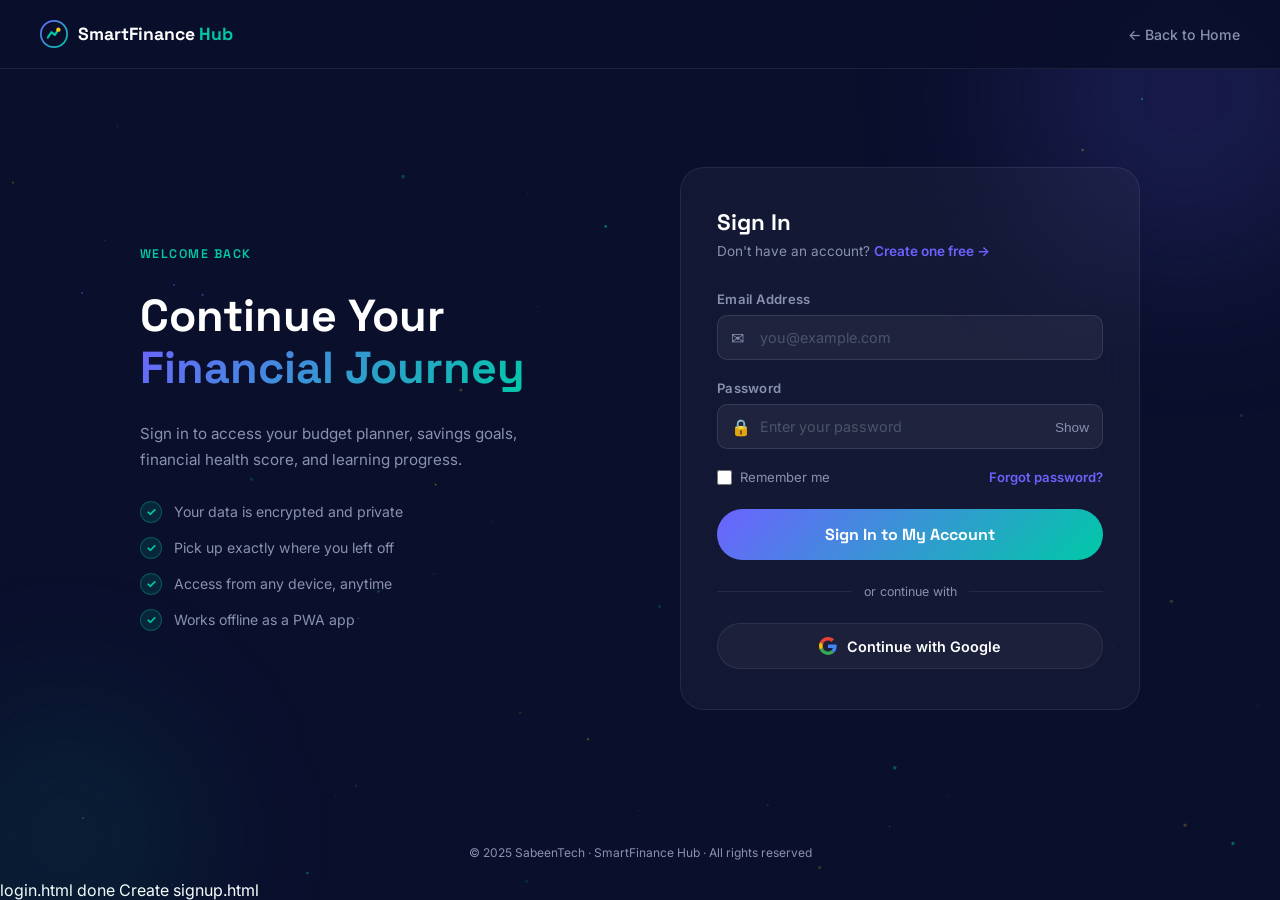
<file: auth/login.html>
<!DOCTYPE html>
<html lang="en">
<head>
  <meta charset="UTF-8" />
  <meta name="viewport" content="width=device-width, initial-scale=1.0" />
  <title>Sign In | SmartFinance Hub</title>
  <link rel="manifest" href="../manifest.json" />
  <link rel="preconnect" href="https://fonts.googleapis.com" />
  <link href="https://fonts.googleapis.com/css2?family=Inter:wght@300;400;500;600;700&family=Space+Grotesk:wght@400;500;600;700&display=swap" rel="stylesheet" />
  <style>
    :root {
      --navy:#0A0F2C; --navy-2:#111827; --navy-3:#1a2040;
      --gold:#F5C518; --emerald:#00C9A7; --purple:#6C63FF;
      --red:#FF6B6B; --white:#FFFFFF; --muted:#8892b0;
      --card-bg:rgba(255,255,255,0.04);
      --card-border:rgba(255,255,255,0.08);
      --grad-1:linear-gradient(135deg,#6C63FF,#00C9A7);
      --radius:16px; --font-main:'Space Grotesk',sans-serif;
      --font-body:'Inter',sans-serif; --transition:0.35s cubic-bezier(0.4,0,0.2,1);
    }
    *,*::before,*::after{box-sizing:border-box;margin:0;padding:0;}
    html{scroll-behavior:smooth;}
    body{background:var(--navy);color:var(--white);font-family:var(--font-body);min-height:100vh;display:flex;flex-direction:column;overflow-x:hidden;}
    canvas{position:fixed;inset:0;z-index:0;pointer-events:none;}

    /* ── NAVBAR ── */
    .navbar{position:fixed;top:0;left:0;right:0;z-index:100;padding:0 24px;background:rgba(10,15,44,0.92);backdrop-filter:blur(20px);border-bottom:1px solid var(--card-border);}
    .nav-container{max-width:1200px;margin:0 auto;display:flex;align-items:center;justify-content:space-between;height:68px;}
    .nav-logo{display:flex;align-items:center;gap:10px;text-decoration:none;}
    .logo-text{font-family:var(--font-main);font-weight:700;font-size:1.1rem;color:var(--white);}
    .logo-accent{color:var(--emerald);}
    .nav-back{color:var(--muted);text-decoration:none;font-size:0.88rem;font-weight:500;display:flex;align-items:center;gap:6px;transition:var(--transition);}
    .nav-back:hover{color:var(--white);}

    /* ── AUTH LAYOUT ── */
    .auth-wrap{flex:1;display:flex;align-items:center;justify-content:center;padding:100px 24px 48px;position:relative;z-index:2;}
    .auth-grid{display:grid;grid-template-columns:1fr 1fr;gap:80px;align-items:center;max-width:1000px;width:100%;}

    /* ── LEFT PANEL ── */
    .auth-left{display:flex;flex-direction:column;gap:28px;}
    .auth-eyebrow{display:inline-block;color:var(--emerald);font-family:var(--font-main);font-weight:600;font-size:0.78rem;letter-spacing:0.12em;text-transform:uppercase;}
    .auth-title{font-family:var(--font-main);font-size:clamp(2rem,4vw,2.8rem);font-weight:800;line-height:1.15;}
    .gradient-text{background:var(--grad-1);-webkit-background-clip:text;-webkit-text-fill-color:transparent;background-clip:text;}
    .auth-desc{color:var(--muted);font-size:0.95rem;line-height:1.7;max-width:380px;}
    .auth-features{display:flex;flex-direction:column;gap:14px;}
    .auth-feat{display:flex;align-items:center;gap:12px;color:var(--muted);font-size:0.88rem;}
    .feat-check{width:22px;height:22px;border-radius:50%;background:rgba(0,201,167,0.12);border:1px solid rgba(0,201,167,0.3);display:flex;align-items:center;justify-content:center;color:var(--emerald);font-size:0.75rem;font-weight:700;flex-shrink:0;}

    /* ── AUTH CARD ── */
    .auth-card{background:rgba(255,255,255,0.04);backdrop-filter:blur(24px);border:1px solid rgba(255,255,255,0.08);border-radius:24px;padding:40px 36px;}
    .card-title{font-family:var(--font-main);font-size:1.4rem;font-weight:700;margin-bottom:6px;}
    .card-sub{color:var(--muted);font-size:0.85rem;margin-bottom:32px;}
    .card-sub a{color:var(--purple);text-decoration:none;font-weight:600;}
    .card-sub a:hover{color:var(--emerald);}

    /* ── FORM ── */
    .form-group{margin-bottom:20px;}
    .form-label{display:block;font-size:0.82rem;font-weight:600;color:var(--muted);margin-bottom:8px;letter-spacing:0.02em;}
    .input-wrap{position:relative;}
    .input-icon{position:absolute;left:14px;top:50%;transform:translateY(-50%);color:var(--muted);font-size:1rem;pointer-events:none;}
    .form-input{width:100%;background:rgba(255,255,255,0.05);border:1px solid rgba(255,255,255,0.1);border-radius:10px;color:var(--white);font-size:0.9rem;font-family:var(--font-body);padding:13px 16px 13px 42px;outline:none;transition:var(--transition);}
    .form-input:focus{border-color:var(--purple);box-shadow:0 0 0 3px rgba(108,99,255,0.15);}
    .form-input::placeholder{color:#4a5568;}
    .pass-toggle{position:absolute;right:14px;top:50%;transform:translateY(-50%);background:none;border:none;color:var(--muted);cursor:pointer;font-size:0.85rem;transition:var(--transition);}
    .pass-toggle:hover{color:var(--white);}

    .form-row{display:flex;justify-content:space-between;align-items:center;margin-bottom:24px;}
    .remember{display:flex;align-items:center;gap:8px;font-size:0.82rem;color:var(--muted);cursor:pointer;}
    .remember input[type=checkbox]{accent-color:var(--purple);width:15px;height:15px;}
    .forgot-link{color:var(--purple);text-decoration:none;font-size:0.82rem;font-weight:600;transition:var(--transition);}
    .forgot-link:hover{color:var(--emerald);}

    .btn-submit{width:100%;background:var(--grad-1);color:var(--white);border:none;border-radius:50px;font-family:var(--font-main);font-weight:700;font-size:1rem;padding:15px;cursor:pointer;transition:var(--transition);position:relative;overflow:hidden;}
    .btn-submit:hover{transform:translateY(-2px);box-shadow:0 10px 30px rgba(108,99,255,0.4);}
    .btn-submit:active{transform:translateY(0);}

    .divider{display:flex;align-items:center;gap:12px;margin:24px 0;color:var(--muted);font-size:0.78rem;}
    .divider::before,.divider::after{content:'';flex:1;height:1px;background:var(--card-border);}

    .btn-google{width:100%;background:var(--card-bg);border:1px solid var(--card-border);color:var(--white);border-radius:50px;font-family:var(--font-body);font-weight:600;font-size:0.9rem;padding:13px;cursor:pointer;display:flex;align-items:center;justify-content:center;gap:10px;transition:var(--transition);}
    .btn-google:hover{border-color:rgba(255,255,255,0.2);background:rgba(255,255,255,0.06);}
    .g-icon{width:18px;height:18px;}

    /* ── ERROR / SUCCESS MSG ── */
    .form-msg{padding:12px 16px;border-radius:10px;font-size:0.83rem;margin-bottom:20px;display:none;}
    .form-msg.error{background:rgba(255,107,107,0.1);border:1px solid rgba(255,107,107,0.3);color:#ff9999;}
    .form-msg.success{background:rgba(0,201,167,0.1);border:1px solid rgba(0,201,167,0.3);color:var(--emerald);}
    .form-msg.show{display:block;}

    /* ── ORBS ── */
    .orb{position:fixed;border-radius:50%;filter:blur(80px);pointer-events:none;z-index:1;}
    .orb-1{width:350px;height:350px;background:rgba(108,99,255,0.15);top:-80px;right:-80px;}
    .orb-2{width:250px;height:250px;background:rgba(0,201,167,0.1);bottom:-60px;left:-60px;}

    /* ── FOOTER ── */
    .auth-footer{text-align:center;color:var(--muted);font-size:0.75rem;padding:20px;position:relative;z-index:2;}

    /* ── RESPONSIVE ── */
    @media(max-width:768px){
      .auth-grid{grid-template-columns:1fr;}
      .auth-left{display:none;}
      .auth-card{padding:32px 24px;}
    }
  </style>
</head>
<body>
<canvas id="particles"></canvas>
<div class="orb orb-1"></div>
<div class="orb orb-2"></div>

<!-- NAVBAR -->
<nav class="navbar">
  <div class="nav-container">
    <a href="../index.html" class="nav-logo">
      <svg width="28" height="28" viewBox="0 0 32 32" fill="none">
        <circle cx="16" cy="16" r="15" stroke="url(#nlg)" stroke-width="2"/>
        <path d="M9 20 L13 14 L17 17 L21 11" stroke="#00C9A7" stroke-width="2.5" stroke-linecap="round" stroke-linejoin="round"/>
        <circle cx="21" cy="11" r="2.5" fill="#F5C518"/>
        <defs><linearGradient id="nlg" x1="0" y1="0" x2="32" y2="32" gradientUnits="userSpaceOnUse"><stop stop-color="#6C63FF"/><stop offset="1" stop-color="#00C9A7"/></linearGradient></defs>
      </svg>
      <span class="logo-text">SmartFinance<span class="logo-accent"> Hub</span></span>
    </a>
    <a href="../index.html" class="nav-back">← Back to Home</a>
  </div>
</nav>

<!-- AUTH CONTENT -->
<div class="auth-wrap">
  <div class="auth-grid">

    <!-- LEFT: Info Panel -->
    <div class="auth-left">
      <span class="auth-eyebrow">Welcome Back</span>
      <h1 class="auth-title">Continue Your<br/><span class="gradient-text">Financial Journey</span></h1>
      <p class="auth-desc">Sign in to access your budget planner, savings goals, financial health score, and learning progress.</p>
      <div class="auth-features">
        <div class="auth-feat"><div class="feat-check">✓</div>Your data is encrypted and private</div>
        <div class="auth-feat"><div class="feat-check">✓</div>Pick up exactly where you left off</div>
        <div class="auth-feat"><div class="feat-check">✓</div>Access from any device, anytime</div>
        <div class="auth-feat"><div class="feat-check">✓</div>Works offline as a PWA app</div>
      </div>
    </div>

    <!-- RIGHT: Login Form -->
    <div class="auth-card">
      <h2 class="card-title">Sign In</h2>
      <p class="card-sub">Don't have an account? <a href="signup.html">Create one free →</a></p>

      <div class="form-msg" id="formMsg"></div>

      <form id="loginForm" novalidate>
        <div class="form-group">
          <label class="form-label">Email Address</label>
          <div class="input-wrap">
            <span class="input-icon">✉</span>
            <input type="email" class="form-input" id="email" placeholder="you@example.com" required autocomplete="email" />
          </div>
        </div>

        <div class="form-group">
          <label class="form-label">Password</label>
          <div class="input-wrap">
            <span class="input-icon">🔒</span>
            <input type="password" class="form-input" id="password" placeholder="Enter your password" required autocomplete="current-password" />
            <button type="button" class="pass-toggle" id="passToggle">Show</button>
          </div>
        </div>

        <div class="form-row">
          <label class="remember">
            <input type="checkbox" id="remember" /> Remember me
          </label>
          <a href="reset.html" class="forgot-link">Forgot password?</a>
        </div>

        <button type="submit" class="btn-submit" id="submitBtn">Sign In to My Account</button>

        <div class="divider">or continue with</div>

        <button type="button" class="btn-google" id="googleBtn">
          <svg class="g-icon" viewBox="0 0 48 48">
            <path fill="#EA4335" d="M24 9.5c3.54 0 6.71 1.22 9.21 3.6l6.85-6.85C35.9 2.38 30.47 0 24 0 14.62 0 6.51 5.38 2.56 13.22l7.98 6.19C12.43 13.72 17.74 9.5 24 9.5z"/>
            <path fill="#4285F4" d="M46.98 24.55c0-1.57-.15-3.09-.38-4.55H24v9.02h12.94c-.58 2.96-2.26 5.48-4.78 7.18l7.73 6c4.51-4.18 7.09-10.36 7.09-17.65z"/>
            <path fill="#FBBC05" d="M10.53 28.59c-.48-1.45-.76-2.99-.76-4.59s.27-3.14.76-4.59l-7.98-6.19C.92 16.46 0 20.12 0 24c0 3.88.92 7.54 2.56 10.78l7.97-6.19z"/>
            <path fill="#34A853" d="M24 48c6.48 0 11.93-2.13 15.89-5.81l-7.73-6c-2.18 1.48-4.97 2.29-8.16 2.29-6.26 0-11.57-4.22-13.47-9.91l-7.98 6.19C6.51 42.62 14.62 48 24 48z"/>
          </svg>
          Continue with Google
        </button>
      </form>
    </div>
  </div>
</div>

<footer class="auth-footer">© 2025 SabeenTech · SmartFinance Hub · All rights reserved</footer>

<script>
// Particles
(function(){
  const c=document.getElementById('particles'),ctx=c.getContext('2d');
  let W,H,particles=[];
  function resize(){W=c.width=window.innerWidth;H=c.height=window.innerHeight;}
  resize();window.addEventListener('resize',resize);
  const COLORS=['rgba(108,99,255,','rgba(0,201,167,','rgba(245,197,24,'];
  class P{constructor(){this.reset();}reset(){this.x=Math.random()*W;this.y=Math.random()*H;this.r=Math.random()*1.5+0.4;this.vx=(Math.random()-.5)*.35;this.vy=(Math.random()-.5)*.35;this.alpha=Math.random()*.4+.1;this.color=COLORS[Math.floor(Math.random()*COLORS.length)];}update(){this.x+=this.vx;this.y+=this.vy;if(this.x<0||this.x>W||this.y<0||this.y>H)this.reset();}draw(){ctx.beginPath();ctx.arc(this.x,this.y,this.r,0,Math.PI*2);ctx.fillStyle=this.color+this.alpha+')';ctx.fill();}}
  for(let i=0;i<60;i++)particles.push(new P());
  function loop(){ctx.clearRect(0,0,W,H);particles.forEach(p=>{p.update();p.draw();});requestAnimationFrame(loop);}
  loop();
})();

// Password toggle
document.getElementById('passToggle').addEventListener('click',function(){
  const inp=document.getElementById('password');
  if(inp.type==='password'){inp.type='text';this.textContent='Hide';}
  else{inp.type='password';this.textContent='Show';}
});

// Form submit
document.getElementById('loginForm').addEventListener('submit',function(e){
  e.preventDefault();
  const email=document.getElementById('email').value.trim();
  const pass=document.getElementById('password').value;
  const msg=document.getElementById('formMsg');
  const btn=document.getElementById('submitBtn');

  if(!email||!pass){
    msg.className='form-msg error show';
    msg.textContent='Please fill in all fields.';return;
  }
  if(!email.includes('@')){
    msg.className='form-msg error show';
    msg.textContent='Please enter a valid email address.';return;
  }
  if(pass.length<6){
    msg.className='form-msg error show';
    msg.textContent='Password must be at least 6 characters.';return;
  }

  btn.textContent='Signing in...';
  btn.disabled=true;
  setTimeout(()=>{
    msg.className='form-msg success show';
    msg.textContent='✓ Signed in successfully! Redirecting to dashboard...';
    setTimeout(()=>{ window.location.href='../index.html'; },1500);
  },1200);
});

// Google btn
document.getElementById('googleBtn').addEventListener('click',function(){
  const msg=document.getElementById('formMsg');
  msg.className='form-msg show';
  msg.style.background='rgba(108,99,255,0.1)';
  msg.style.border='1px solid rgba(108,99,255,0.3)';
  msg.style.color='#c0b9ff';
  msg.textContent='Google Sign-In coming soon. Use email for now.';
});
</script>
</body>
</html>

login.html done

Create signup.html
</file>
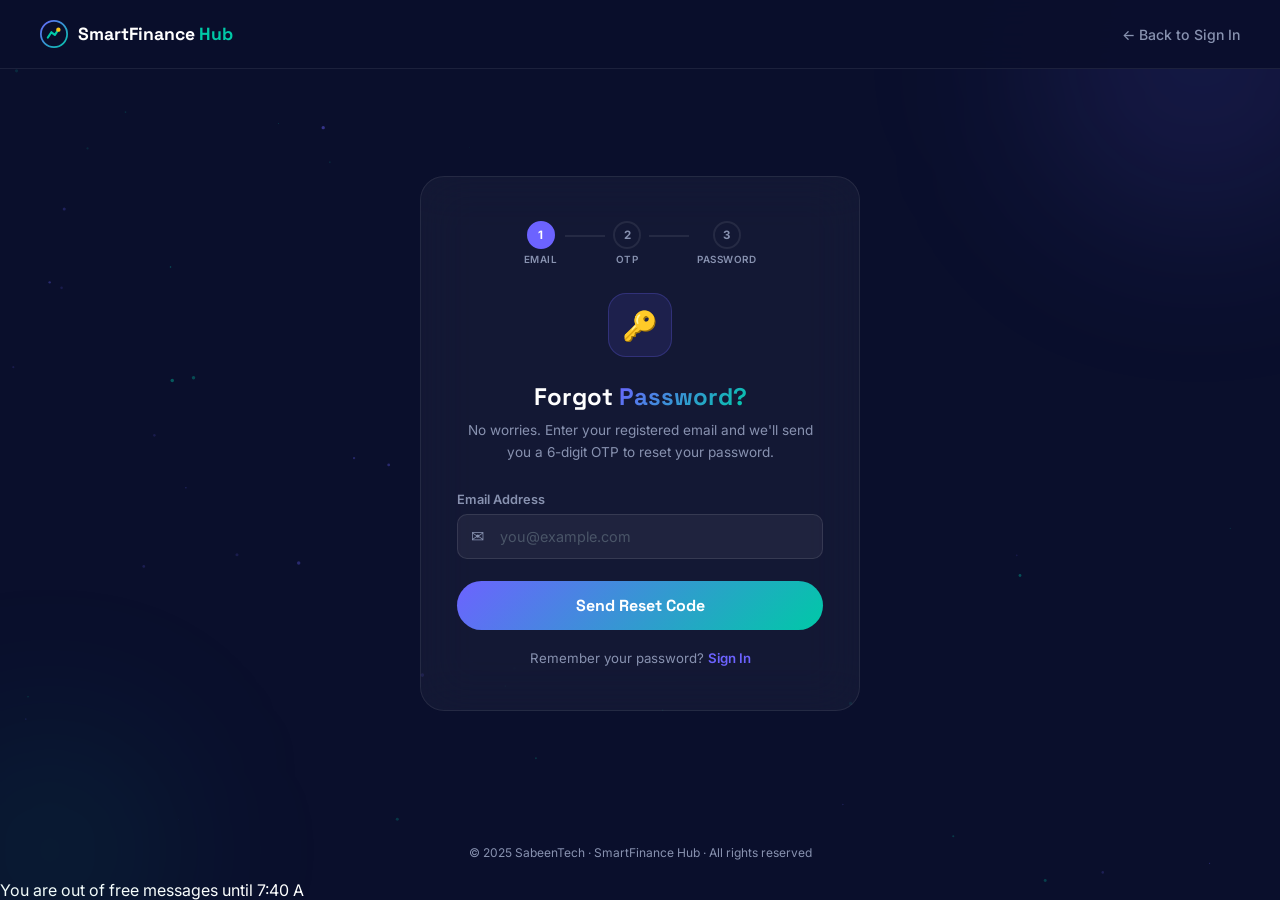
<file: auth/reset.html>
<!DOCTYPE html>
<html lang="en">
<head>
  <meta charset="UTF-8" />
  <meta name="viewport" content="width=device-width, initial-scale=1.0" />
  <title>Reset Password | SmartFinance Hub</title>
  <link rel="manifest" href="../manifest.json" />
  <link href="https://fonts.googleapis.com/css2?family=Inter:wght@300;400;500;600;700&family=Space+Grotesk:wght@400;500;600;700&display=swap" rel="stylesheet" />
  <style>
    :root{--navy:#0A0F2C;--navy-3:#1a2040;--gold:#F5C518;--emerald:#00C9A7;--purple:#6C63FF;--red:#FF6B6B;--white:#FFFFFF;--muted:#8892b0;--card-bg:rgba(255,255,255,0.04);--card-border:rgba(255,255,255,0.08);--grad-1:linear-gradient(135deg,#6C63FF,#00C9A7);--font-main:'Space Grotesk',sans-serif;--font-body:'Inter',sans-serif;--transition:0.35s cubic-bezier(0.4,0,0.2,1);}
    *,*::before,*::after{box-sizing:border-box;margin:0;padding:0;}
    body{background:var(--navy);color:var(--white);font-family:var(--font-body);min-height:100vh;display:flex;flex-direction:column;overflow-x:hidden;}
    canvas{position:fixed;inset:0;z-index:0;pointer-events:none;}
    .orb{position:fixed;border-radius:50%;filter:blur(90px);pointer-events:none;z-index:1;}
    .orb-1{width:320px;height:320px;background:rgba(108,99,255,0.13);top:-100px;right:-80px;}
    .orb-2{width:220px;height:220px;background:rgba(0,201,167,0.1);bottom:-60px;left:-60px;}

    /* NAVBAR */
    .navbar{position:fixed;top:0;left:0;right:0;z-index:100;padding:0 24px;background:rgba(10,15,44,0.92);backdrop-filter:blur(20px);border-bottom:1px solid var(--card-border);}
    .nav-container{max-width:1200px;margin:0 auto;display:flex;align-items:center;justify-content:space-between;height:68px;}
    .nav-logo{display:flex;align-items:center;gap:10px;text-decoration:none;}
    .logo-text{font-family:var(--font-main);font-weight:700;font-size:1.1rem;color:var(--white);}
    .logo-accent{color:var(--emerald);}
    .nav-back{color:var(--muted);text-decoration:none;font-size:0.88rem;font-weight:500;transition:var(--transition);}
    .nav-back:hover{color:var(--white);}

    /* MAIN WRAP */
    .auth-wrap{flex:1;display:flex;align-items:center;justify-content:center;padding:110px 24px 48px;position:relative;z-index:2;}

    /* CARD */
    .reset-card{width:100%;max-width:440px;background:rgba(255,255,255,0.04);backdrop-filter:blur(24px);border:1px solid rgba(255,255,255,0.08);border-radius:24px;padding:44px 36px;}

    /* ICON TOP */
    .card-icon{width:64px;height:64px;border-radius:18px;background:rgba(108,99,255,0.12);border:1px solid rgba(108,99,255,0.25);display:flex;align-items:center;justify-content:center;font-size:1.8rem;margin:0 auto 24px;}

    .card-title{font-family:var(--font-main);font-size:1.5rem;font-weight:800;text-align:center;margin-bottom:8px;}
    .card-sub{color:var(--muted);font-size:0.85rem;line-height:1.6;text-align:center;margin-bottom:28px;}
    .card-sub a{color:var(--purple);text-decoration:none;font-weight:600;}
    .card-sub a:hover{color:var(--emerald);}
    .gradient-text{background:var(--grad-1);-webkit-background-clip:text;-webkit-text-fill-color:transparent;background-clip:text;}

    /* STEPS */
    .reset-steps{display:flex;justify-content:center;gap:8px;margin-bottom:28px;}
    .rst-step{display:flex;flex-direction:column;align-items:center;gap:4px;}
    .rst-dot{width:28px;height:28px;border-radius:50%;border:2px solid var(--card-border);display:flex;align-items:center;justify-content:center;font-size:0.72rem;font-weight:700;color:var(--muted);transition:var(--transition);}
    .rst-dot.active{border-color:var(--purple);background:var(--purple);color:white;}
    .rst-dot.done{border-color:var(--emerald);background:var(--emerald);color:white;}
    .rst-label{font-size:0.62rem;color:var(--muted);font-weight:600;text-transform:uppercase;letter-spacing:0.05em;}
    .rst-line{width:40px;height:2px;background:var(--card-border);margin-top:14px;transition:var(--transition);}
    .rst-line.done{background:var(--emerald);}

    /* FORM */
    .form-group{margin-bottom:18px;}
    .form-label{display:block;font-size:0.8rem;font-weight:600;color:var(--muted);margin-bottom:7px;}
    .input-wrap{position:relative;}
    .input-icon{position:absolute;left:14px;top:50%;transform:translateY(-50%);color:var(--muted);font-size:1rem;pointer-events:none;}
    .form-input{width:100%;background:rgba(255,255,255,0.05);border:1px solid rgba(255,255,255,0.1);border-radius:10px;color:var(--white);font-size:0.9rem;font-family:var(--font-body);padding:13px 16px 13px 42px;outline:none;transition:var(--transition);}
    .form-input:focus{border-color:var(--purple);box-shadow:0 0 0 3px rgba(108,99,255,0.15);}
    .form-input::placeholder{color:#4a5568;}

    /* OTP boxes */
    .otp-wrap{display:flex;gap:10px;justify-content:center;margin-bottom:22px;}
    .otp-box{width:52px;height:58px;background:rgba(255,255,255,0.05);border:1px solid rgba(255,255,255,0.1);border-radius:12px;color:var(--white);font-size:1.4rem;font-weight:700;font-family:var(--font-main);text-align:center;outline:none;transition:var(--transition);}
    .otp-box:focus{border-color:var(--purple);box-shadow:0 0 0 3px rgba(108,99,255,0.15);}

    /* Pass toggle */
    .pass-toggle{position:absolute;right:14px;top:50%;transform:translateY(-50%);background:none;border:none;color:var(--muted);cursor:pointer;font-size:0.82rem;transition:var(--transition);}
    .pass-toggle:hover{color:white;}

    /* Strength */
    .strength-wrap{margin-top:8px;}
    .strength-bar{display:flex;gap:4px;margin-bottom:4px;}
    .strength-seg{flex:1;height:3px;border-radius:2px;background:var(--card-border);transition:var(--transition);}
    .strength-seg.weak{background:#FF6B6B;}
    .strength-seg.fair{background:var(--gold);}
    .strength-seg.good{background:var(--emerald);}
    .strength-seg.strong{background:var(--purple);}
    .strength-label{font-size:0.72rem;color:var(--muted);}

    /* Buttons */
    .btn-submit{width:100%;background:var(--grad-1);color:var(--white);border:none;border-radius:50px;font-family:var(--font-main);font-weight:700;font-size:1rem;padding:14px;cursor:pointer;transition:var(--transition);margin-top:4px;}
    .btn-submit:hover{transform:translateY(-2px);box-shadow:0 10px 30px rgba(108,99,255,0.4);}
    .btn-submit:disabled{opacity:0.6;cursor:not-allowed;transform:none;}
    .btn-resend{background:none;border:none;color:var(--purple);font-size:0.83rem;font-weight:600;cursor:pointer;font-family:var(--font-body);transition:var(--transition);padding:0;}
    .btn-resend:hover{color:var(--emerald);}
    .btn-resend:disabled{color:var(--muted);cursor:not-allowed;}

    /* Msg */
    .form-msg{padding:11px 16px;border-radius:10px;font-size:0.83rem;margin-bottom:16px;display:none;}
    .form-msg.error{background:rgba(255,107,107,0.1);border:1px solid rgba(255,107,107,0.3);color:#ff9999;}
    .form-msg.success{background:rgba(0,201,167,0.1);border:1px solid rgba(0,201,167,0.3);color:var(--emerald);}
    .form-msg.info{background:rgba(108,99,255,0.1);border:1px solid rgba(108,99,255,0.3);color:#c0b9ff;}
    .form-msg.show{display:block;}

    /* Resend row */
    .resend-row{text-align:center;margin-top:16px;font-size:0.82rem;color:var(--muted);}

    /* Success screen */
    .success-screen{text-align:center;display:none;}
    .success-icon{font-size:3.5rem;margin-bottom:16px;}
    .success-title{font-family:var(--font-main);font-size:1.4rem;font-weight:800;margin-bottom:10px;}
    .success-desc{color:var(--muted);font-size:0.88rem;line-height:1.6;margin-bottom:28px;}
    .btn-go{display:inline-block;background:var(--grad-1);color:white;text-decoration:none;padding:13px 36px;border-radius:50px;font-family:var(--font-main);font-weight:700;font-size:0.95rem;transition:var(--transition);}
    .btn-go:hover{transform:translateY(-2px);box-shadow:0 10px 30px rgba(108,99,255,0.4);}

    /* Footer */
    .auth-footer{text-align:center;color:var(--muted);font-size:0.75rem;padding:20px;position:relative;z-index:2;}

    @media(max-width:480px){
      .reset-card{padding:32px 20px;}
      .otp-box{width:42px;height:50px;font-size:1.2rem;}
      .rst-line{width:24px;}
    }
  </style>
</head>
<body>
<canvas id="particles"></canvas>
<div class="orb orb-1"></div>
<div class="orb orb-2"></div>

<!-- NAVBAR -->
<nav class="navbar">
  <div class="nav-container">
    <a href="../index.html" class="nav-logo">
      <svg width="28" height="28" viewBox="0 0 32 32" fill="none">
        <circle cx="16" cy="16" r="15" stroke="url(#rlg)" stroke-width="2"/>
        <path d="M9 20 L13 14 L17 17 L21 11" stroke="#00C9A7" stroke-width="2.5" stroke-linecap="round" stroke-linejoin="round"/>
        <circle cx="21" cy="11" r="2.5" fill="#F5C518"/>
        <defs><linearGradient id="rlg" x1="0" y1="0" x2="32" y2="32" gradientUnits="userSpaceOnUse"><stop stop-color="#6C63FF"/><stop offset="1" stop-color="#00C9A7"/></linearGradient></defs>
      </svg>
      <span class="logo-text">SmartFinance<span class="logo-accent"> Hub</span></span>
    </a>
    <a href="login.html" class="nav-back">← Back to Sign In</a>
  </div>
</nav>

<!-- MAIN -->
<div class="auth-wrap">
  <div class="reset-card">

    <!-- STEP INDICATORS -->
    <div class="reset-steps">
      <div class="rst-step">
        <div class="rst-dot active" id="d1">1</div>
        <div class="rst-label">Email</div>
      </div>
      <div class="rst-line" id="rl1"></div>
      <div class="rst-step">
        <div class="rst-dot" id="d2">2</div>
        <div class="rst-label">OTP</div>
      </div>
      <div class="rst-line" id="rl2"></div>
      <div class="rst-step">
        <div class="rst-dot" id="d3">3</div>
        <div class="rst-label">Password</div>
      </div>
    </div>

    <!-- ── PANEL 1: Enter Email ── -->
    <div id="panel1">
      <div class="card-icon">🔑</div>
      <h2 class="card-title">Forgot <span class="gradient-text">Password?</span></h2>
      <p class="card-sub">No worries. Enter your registered email and we'll send you a 6-digit OTP to reset your password.</p>

      <div class="form-msg" id="msg1"></div>

      <div class="form-group">
        <label class="form-label">Email Address</label>
        <div class="input-wrap">
          <span class="input-icon">✉</span>
          <input type="email" class="form-input" id="resetEmail" placeholder="you@example.com" autocomplete="email" />
        </div>
      </div>

      <button class="btn-submit" onclick="sendOTP()">Send Reset Code</button>

      <p style="text-align:center;margin-top:20px;font-size:0.83rem;color:var(--muted);">
        Remember your password? <a href="login.html" style="color:var(--purple);font-weight:600;text-decoration:none;">Sign In</a>
      </p>
    </div>

    <!-- ── PANEL 2: Enter OTP ── -->
    <div id="panel2" style="display:none">
      <div class="card-icon">📨</div>
      <h2 class="card-title">Enter the <span class="gradient-text">OTP Code</span></h2>
      <p class="card-sub" id="otpDesc">We sent a 6-digit code to your email. Enter it below.</p>

      <div class="form-msg" id="msg2"></div>

      <div class="otp-wrap">
        <input class="otp-box" type="text" maxlength="1" id="o1" oninput="otpMove(this,'o2')" onkeydown="otpBack(event,this,null)" />
        <input class="otp-box" type="text" maxlength="1" id="o2" oninput="otpMove(this,'o3')" onkeydown="otpBack(event,this,'o1')" />
        <input class="otp-box" type="text" maxlength="1" id="o3" oninput="otpMove(this,'o4')" onkeydown="otpBack(event,this,'o2')" />
        <input class="otp-box" type="text" maxlength="1" id="o4" oninput="otpMove(this,'o5')" onkeydown="otpBack(event,this,'o3')" />
        <input class="otp-box" type="text" maxlength="1" id="o5" oninput="otpMove(this,'o6')" onkeydown="otpBack(event,this,'o4')" />
        <input class="otp-box" type="text" maxlength="1" id="o6" oninput="otpMove(this,null)"  onkeydown="otpBack(event,this,'o5')" />
      </div>

      <button class="btn-submit" onclick="verifyOTP()">Verify Code</button>

      <div class="resend-row">
        Didn't receive it?
        <button class="btn-resend" id="resendBtn" onclick="resendOTP()">Resend Code</button>
        <span id="timerTxt" style="display:none;color:var(--muted)"> in <span id="timerNum">30</span>s</span>
      </div>
    </div>

    <!-- ── PANEL 3: New Password ── -->
    <div id="panel3" style="display:none">
      <div class="card-icon">🔒</div>
      <h2 class="card-title">Set New <span class="gradient-text">Password</span></h2>
      <p class="card-sub">Choose a strong password. It must be at least 8 characters.</p>

      <div class="form-msg" id="msg3"></div>

      <div class="form-group">
        <label class="form-label">New Password</label>
        <div class="input-wrap">
          <span class="input-icon">🔒</span>
          <input type="password" class="form-input" id="newPass" placeholder="Min. 8 characters" oninput="checkStrength(this.value)" />
          <button type="button" class="pass-toggle" onclick="togglePass('newPass',this)">Show</button>
        </div>
        <div class="strength-wrap">
          <div class="strength-bar">
            <div class="strength-seg" id="seg1"></div>
            <div class="strength-seg" id="seg2"></div>
            <div class="strength-seg" id="seg3"></div>
            <div class="strength-seg" id="seg4"></div>
          </div>
          <span class="strength-label" id="strengthLabel">Enter a password</span>
        </div>
      </div>

      <div class="form-group">
        <label class="form-label">Confirm New Password</label>
        <div class="input-wrap">
          <span class="input-icon">🔒</span>
          <input type="password" class="form-input" id="confirmPass" placeholder="Repeat new password" />
          <button type="button" class="pass-toggle" onclick="togglePass('confirmPass',this)">Show</button>
        </div>
      </div>

      <button class="btn-submit" id="resetBtn" onclick="resetPassword()">Reset Password</button>
    </div>

    <!-- ── PANEL 4: Success ── -->
    <div id="panel4" class="success-screen">
      <div class="success-icon">🎉</div>
      <h2 class="success-title">Password <span class="gradient-text">Reset!</span></h2>
      <p class="success-desc">Your password has been updated successfully. You can now sign in with your new password.</p>
      <a href="login.html" class="btn-go">Go to Sign In →</a>
    </div>

  </div>
</div>

<footer class="auth-footer">© 2025 SabeenTech · SmartFinance Hub · All rights reserved</footer>

<script>
// ── PARTICLES ──
(function(){
  const c=document.getElementById('particles'),ctx=c.getContext('2d');
  let W,H,pts=[];
  function r(){W=c.width=window.innerWidth;H=c.height=window.innerHeight;}
  r();window.addEventListener('resize',r);
  const CL=['rgba(108,99,255,','rgba(0,201,167,'];
  class P{constructor(){this.re();}re(){this.x=Math.random()*W;this.y=Math.random()*H;this.r=Math.random()*1.4+.4;this.vx=(Math.random()-.5)*.3;this.vy=(Math.random()-.5)*.3;this.a=Math.random()*.35+.1;this.c=CL[Math.floor(Math.random()*CL.length)];}up(){this.x+=this.vx;this.y+=this.vy;if(this.x<0||this.x>W||this.y<0||this.y>H)this.re();}dr(){ctx.beginPath();ctx.arc(this.x,this.y,this.r,0,Math.PI*2);ctx.fillStyle=this.c+this.a+')';ctx.fill();}}
  for(let i=0;i<50;i++)pts.push(new P());
  function loop(){ctx.clearRect(0,0,W,H);pts.forEach(p=>{p.up();p.dr();});requestAnimationFrame(loop);}
  loop();
})();

// ── STATE ──
let generatedOTP = '';
let userEmail = '';
let timerInterval = null;

// ── STEP NAVIGATION ──
function goToStep(n){
  [1,2,3].forEach(i=>{
    const d=document.getElementById('d'+i);
    if(i<n){d.className='rst-dot done';d.textContent='✓';}
    else if(i===n){d.className='rst-dot active';d.textContent=i;}
    else{d.className='rst-dot';d.textContent=i;}
  });
  [1,2].forEach(i=>{
    document.getElementById('rl'+i).className='rst-line'+(i<n?' done':'');
  });
  ['panel1','panel2','panel3','panel4'].forEach((id,i)=>{
    document.getElementById(id).style.display=(i+1===n||id==='panel4'&&n===4)?'block':'none';
  });
}

// ── SEND OTP ──
function sendOTP(){
  const email=document.getElementById('resetEmail').value.trim();
  const msg=document.getElementById('msg1');
  if(!email||!email.includes('@')){
    msg.className='form-msg error show';
    msg.textContent='Please enter a valid email address.';return;
  }
  userEmail=email;
  generatedOTP=Math.floor(100000+Math.random()*900000).toString();
  console.log('OTP (demo):', generatedOTP); // In production this goes to email
  msg.className='form-msg success show';
  msg.textContent='✓ Code sent! Check your email inbox.';
  document.getElementById('otpDesc').textContent='We sent a 6-digit code to '+email+'. Enter it below.';
  setTimeout(()=>{
    goToStep(2);
    startTimer();
    document.getElementById('o1').focus();
  },1000);
}

// ── OTP HELPERS ──
function otpMove(el,nextId){
  if(el.value&&nextId)document.getElementById(nextId).focus();
}
function otpBack(e,el,prevId){
  if(e.key==='Backspace'&&!el.value&&prevId)document.getElementById(prevId).focus();
}

// ── VERIFY OTP ──
function verifyOTP(){
  const entered=['o1','o2','o3','o4','o5','o6'].map(id=>document.getElementById(id).value).join('');
  const msg=document.getElementById('msg2');
  if(entered.length<6){msg.className='form-msg error show';msg.textContent='Please enter all 6 digits.';return;}
  if(entered===generatedOTP){
    msg.className='form-msg success show';
    msg.textContent='✓ Code verified!';
    clearInterval(timerInterval);
    setTimeout(()=>goToStep(3),800);
  } else {
    msg.className='form-msg error show';
    msg.textContent='Incorrect code. Please check and try again.';
    ['o1','o2','o3','o4','o5','o6'].forEach(id=>{document.getElementById(id).value='';});
    document.getElementById('o1').focus();
  }
}

// ── TIMER ──
function startTimer(){
  let t=30;
  document.getElementById('resendBtn').disabled=true;
  document.getElementById('timerTxt').style.display='inline';
  document.getElementById('timerNum').textContent=t;
  timerInterval=setInterval(()=>{
    t--;
    document.getElementById('timerNum').textContent=t;
    if(t<=0){
      clearInterval(timerInterval);
      document.getElementById('resendBtn').disabled=false;
      document.getElementById('timerTxt').style.display='none';
    }
  },1000);
}

function resendOTP(){
  generatedOTP=Math.floor(100000+Math.random()*900000).toString();
  console.log('New OTP (demo):', generatedOTP);
  const msg=document.getElementById('msg2');
  msg.className='form-msg info show';
  msg.textContent='New code sent to '+userEmail;
  ['o1','o2','o3','o4','o5','o6'].forEach(id=>{document.getElementById(id).value='';});
  document.getElementById('o1').focus();
  startTimer();
}

// ── PASSWORD STRENGTH ──
function checkStrength(v){
  const segs=[document.getElementById('seg1'),document.getElementById('seg2'),document.getElementById('seg3'),document.getElementById('seg4')];
  const label=document.getElementById('strengthLabel');
  let score=0;
  if(v.length>=8)score++;
  if(/[A-Z]/.test(v))score++;
  if(/[0-9]/.test(v))score++;
  if(/[^A-Za-z0-9]/.test(v))score++;
  const cls=['','weak','fair','good','strong'];
  const lbl=['Enter a password','Weak','Fair','Good','Strong ✓'];
  segs.forEach((s,i)=>{s.className='strength-seg'+(i<score?' '+cls[score]:'');});
  label.textContent=lbl[score];
}

function togglePass(id,btn){
  const inp=document.getElementById(id);
  if(inp.type==='password'){inp.type='text';btn.textContent='Hide';}
  else{inp.type='password';btn.textContent='Show';}
}

// ── RESET PASSWORD ──
function resetPassword(){
  const np=document.getElementById('newPass').value;
  const cp=document.getElementById('confirmPass').value;
  const msg=document.getElementById('msg3');
  const btn=document.getElementById('resetBtn');
  if(np.length<8){msg.className='form-msg error show';msg.textContent='Password must be at least 8 characters.';return;}
  if(np!==cp){msg.className='form-msg error show';msg.textContent='Passwords do not match.';return;}
  btn.textContent='Resetting...';btn.disabled=true;
  setTimeout(()=>{
    document.getElementById('panel3').style.display='none';
    document.getElementById('panel4').style.display='block';
    [1,2,3].forEach(i=>{
      const d=document.getElementById('d'+i);
      d.className='rst-dot done';d.textContent='✓';
    });
    [1,2].forEach(i=>document.getElementById('rl'+i).className='rst-line done');
  },1200);
}
</script>
</body>
</html>


You are out of free messages until 7:40 A
</file>
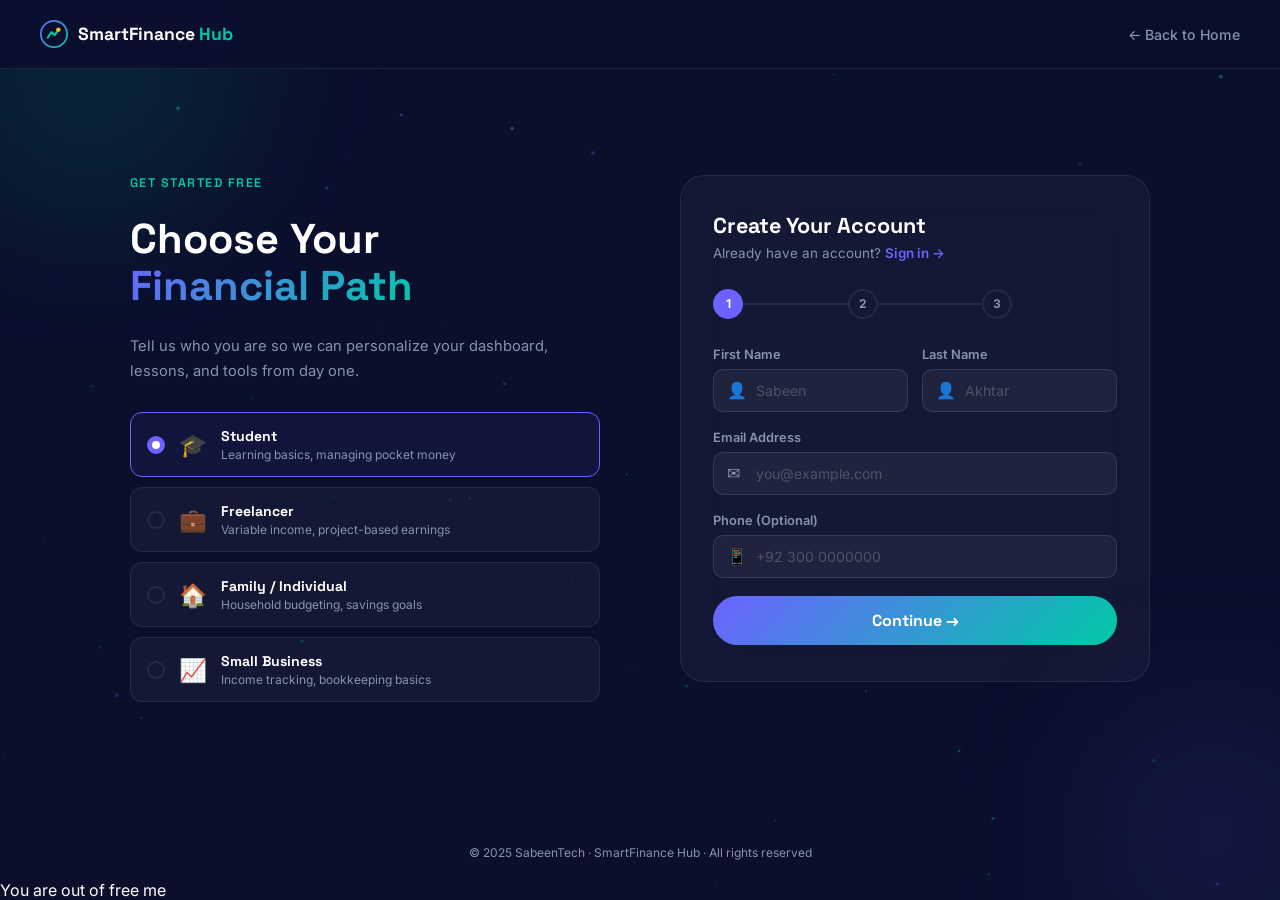
<file: auth/signup.html>
<!DOCTYPE html>
<html lang="en">
<head>
  <meta charset="UTF-8" />
  <meta name="viewport" content="width=device-width, initial-scale=1.0" />
  <title>Create Account | SmartFinance Hub</title>
  <link rel="manifest" href="../manifest.json" />
  <link href="https://fonts.googleapis.com/css2?family=Inter:wght@300;400;500;600;700&family=Space+Grotesk:wght@400;500;600;700&display=swap" rel="stylesheet" />
  <style>
    :root{--navy:#0A0F2C;--navy-3:#1a2040;--gold:#F5C518;--emerald:#00C9A7;--purple:#6C63FF;--red:#FF6B6B;--white:#FFFFFF;--muted:#8892b0;--card-bg:rgba(255,255,255,0.04);--card-border:rgba(255,255,255,0.08);--grad-1:linear-gradient(135deg,#6C63FF,#00C9A7);--radius:16px;--font-main:'Space Grotesk',sans-serif;--font-body:'Inter',sans-serif;--transition:0.35s cubic-bezier(0.4,0,0.2,1);}
    *,*::before,*::after{box-sizing:border-box;margin:0;padding:0;}
    body{background:var(--navy);color:var(--white);font-family:var(--font-body);min-height:100vh;display:flex;flex-direction:column;overflow-x:hidden;}
    canvas{position:fixed;inset:0;z-index:0;pointer-events:none;}
    .orb{position:fixed;border-radius:50%;filter:blur(80px);pointer-events:none;z-index:1;}
    .orb-1{width:300px;height:300px;background:rgba(0,201,167,0.12);top:-80px;left:-60px;}
    .orb-2{width:250px;height:250px;background:rgba(108,99,255,0.12);bottom:-60px;right:-60px;}

    .navbar{position:fixed;top:0;left:0;right:0;z-index:100;padding:0 24px;background:rgba(10,15,44,0.92);backdrop-filter:blur(20px);border-bottom:1px solid var(--card-border);}
    .nav-container{max-width:1200px;margin:0 auto;display:flex;align-items:center;justify-content:space-between;height:68px;}
    .nav-logo{display:flex;align-items:center;gap:10px;text-decoration:none;}
    .logo-text{font-family:var(--font-main);font-weight:700;font-size:1.1rem;color:var(--white);}
    .logo-accent{color:var(--emerald);}
    .nav-back{color:var(--muted);text-decoration:none;font-size:0.88rem;font-weight:500;display:flex;align-items:center;gap:6px;transition:var(--transition);}
    .nav-back:hover{color:var(--white);}

    .auth-wrap{flex:1;display:flex;align-items:center;justify-content:center;padding:100px 24px 48px;position:relative;z-index:2;}
    .auth-grid{display:grid;grid-template-columns:1fr 1fr;gap:80px;align-items:start;max-width:1020px;width:100%;}

    .auth-left{display:flex;flex-direction:column;gap:24px;position:sticky;top:110px;}
    .auth-eyebrow{display:inline-block;color:var(--emerald);font-family:var(--font-main);font-weight:600;font-size:0.78rem;letter-spacing:0.12em;text-transform:uppercase;}
    .auth-title{font-family:var(--font-main);font-size:clamp(1.8rem,3.5vw,2.6rem);font-weight:800;line-height:1.15;}
    .gradient-text{background:var(--grad-1);-webkit-background-clip:text;-webkit-text-fill-color:transparent;background-clip:text;}
    .auth-desc{color:var(--muted);font-size:0.92rem;line-height:1.7;}

    /* Plan Cards */
    .plans{display:flex;flex-direction:column;gap:10px;margin-top:4px;}
    .plan-card{background:var(--card-bg);border:1px solid var(--card-border);border-radius:12px;padding:14px 16px;display:flex;align-items:center;gap:14px;cursor:pointer;transition:var(--transition);}
    .plan-card:hover,.plan-card.selected{border-color:var(--purple);background:rgba(108,99,255,0.08);}
    .plan-card.selected .plan-radio{background:var(--purple);border-color:var(--purple);}
    .plan-radio{width:18px;height:18px;border-radius:50%;border:2px solid var(--card-border);flex-shrink:0;transition:var(--transition);display:flex;align-items:center;justify-content:center;}
    .plan-radio::after{content:'';width:8px;height:8px;border-radius:50%;background:white;display:none;}
    .plan-card.selected .plan-radio::after{display:block;}
    .plan-icon{font-size:1.4rem;flex-shrink:0;}
    .plan-name{font-family:var(--font-main);font-weight:700;font-size:0.88rem;}
    .plan-desc{color:var(--muted);font-size:0.75rem;margin-top:2px;}

    /* Form Card */
    .auth-card{background:rgba(255,255,255,0.04);backdrop-filter:blur(24px);border:1px solid rgba(255,255,255,0.08);border-radius:24px;padding:36px 32px;}
    .card-title{font-family:var(--font-main);font-size:1.35rem;font-weight:700;margin-bottom:6px;}
    .card-sub{color:var(--muted);font-size:0.84rem;margin-bottom:28px;}
    .card-sub a{color:var(--purple);text-decoration:none;font-weight:600;}
    .card-sub a:hover{color:var(--emerald);}

    /* Steps indicator */
    .steps-indicator{display:flex;align-items:center;gap:0;margin-bottom:28px;}
    .step-dot{display:flex;align-items:center;gap:0;flex:1;}
    .step-num{width:30px;height:30px;border-radius:50%;border:2px solid var(--card-border);display:flex;align-items:center;justify-content:center;font-size:0.75rem;font-weight:700;color:var(--muted);flex-shrink:0;transition:var(--transition);}
    .step-num.active{border-color:var(--purple);background:var(--purple);color:white;}
    .step-num.done{border-color:var(--emerald);background:var(--emerald);color:white;}
    .step-line{flex:1;height:2px;background:var(--card-border);transition:var(--transition);}
    .step-line.done{background:var(--emerald);}

    .form-group{margin-bottom:18px;}
    .form-label{display:block;font-size:0.8rem;font-weight:600;color:var(--muted);margin-bottom:7px;}
    .input-wrap{position:relative;}
    .input-icon{position:absolute;left:14px;top:50%;transform:translateY(-50%);color:var(--muted);font-size:1rem;pointer-events:none;}
    .form-input{width:100%;background:rgba(255,255,255,0.05);border:1px solid rgba(255,255,255,0.1);border-radius:10px;color:var(--white);font-size:0.88rem;font-family:var(--font-body);padding:12px 16px 12px 42px;outline:none;transition:var(--transition);}
    .form-input:focus{border-color:var(--purple);box-shadow:0 0 0 3px rgba(108,99,255,0.15);}
    .form-input::placeholder{color:#4a5568;}
    .form-input.no-icon{padding-left:16px;}
    .pass-toggle{position:absolute;right:14px;top:50%;transform:translateY(-50%);background:none;border:none;color:var(--muted);cursor:pointer;font-size:0.82rem;transition:var(--transition);}
    .pass-toggle:hover{color:white;}

    .form-row-2{display:grid;grid-template-columns:1fr 1fr;gap:14px;}

    /* Password strength */
    .strength-wrap{margin-top:8px;}
    .strength-bar{display:flex;gap:4px;margin-bottom:4px;}
    .strength-seg{flex:1;height:3px;border-radius:2px;background:var(--card-border);transition:var(--transition);}
    .strength-seg.weak{background:#FF6B6B;}
    .strength-seg.fair{background:var(--gold);}
    .strength-seg.good{background:var(--emerald);}
    .strength-seg.strong{background:var(--purple);}
    .strength-label{font-size:0.72rem;color:var(--muted);}

    /* Terms */
    .terms-check{display:flex;align-items:flex-start;gap:10px;margin-bottom:22px;color:var(--muted);font-size:0.82rem;line-height:1.5;cursor:pointer;}
    .terms-check input{accent-color:var(--purple);width:15px;height:15px;margin-top:2px;flex-shrink:0;}
    .terms-check a{color:var(--purple);text-decoration:none;}
    .terms-check a:hover{color:var(--emerald);}

    .btn-submit{width:100%;background:var(--grad-1);color:var(--white);border:none;border-radius:50px;font-family:var(--font-main);font-weight:700;font-size:1rem;padding:14px;cursor:pointer;transition:var(--transition);}
    .btn-submit:hover{transform:translateY(-2px);box-shadow:0 10px 30px rgba(108,99,255,0.4);}
    .btn-submit:disabled{opacity:0.6;cursor:not-allowed;transform:none;}

    .divider{display:flex;align-items:center;gap:12px;margin:20px 0;color:var(--muted);font-size:0.75rem;}
    .divider::before,.divider::after{content:'';flex:1;height:1px;background:var(--card-border);}

    .btn-google{width:100%;background:var(--card-bg);border:1px solid var(--card-border);color:var(--white);border-radius:50px;font-family:var(--font-body);font-weight:600;font-size:0.88rem;padding:12px;cursor:pointer;display:flex;align-items:center;justify-content:center;gap:10px;transition:var(--transition);}
    .btn-google:hover{border-color:rgba(255,255,255,0.2);}

    .form-msg{padding:11px 16px;border-radius:10px;font-size:0.82rem;margin-bottom:18px;display:none;}
    .form-msg.error{background:rgba(255,107,107,0.1);border:1px solid rgba(255,107,107,0.3);color:#ff9999;}
    .form-msg.success{background:rgba(0,201,167,0.1);border:1px solid rgba(0,201,167,0.3);color:var(--emerald);}
    .form-msg.show{display:block;}

    .auth-footer{text-align:center;color:var(--muted);font-size:0.75rem;padding:20px;position:relative;z-index:2;}

    select.form-input{cursor:pointer;appearance:none;background-image:url("data:image/svg+xml,%3Csvg xmlns='http://www.w3.org/2000/svg' width='12' height='8' viewBox='0 0 12 8'%3E%3Cpath d='M1 1l5 5 5-5' stroke='%238892b0' stroke-width='1.5' fill='none' stroke-linecap='round'/%3E%3C/svg%3E");background-repeat:no-repeat;background-position:right 14px center;}
    select.form-input option{background:#111827;color:white;}

    @media(max-width:768px){
      .auth-grid{grid-template-columns:1fr;}
      .auth-left{display:none;}
      .auth-card{padding:28px 20px;}
      .form-row-2{grid-template-columns:1fr;}
    }
  </style>
</head>
<body>
<canvas id="particles"></canvas>
<div class="orb orb-1"></div>
<div class="orb orb-2"></div>

<!-- NAVBAR -->
<nav class="navbar">
  <div class="nav-container">
    <a href="../index.html" class="nav-logo">
      <svg width="28" height="28" viewBox="0 0 32 32" fill="none">
        <circle cx="16" cy="16" r="15" stroke="url(#nlg2)" stroke-width="2"/>
        <path d="M9 20 L13 14 L17 17 L21 11" stroke="#00C9A7" stroke-width="2.5" stroke-linecap="round" stroke-linejoin="round"/>
        <circle cx="21" cy="11" r="2.5" fill="#F5C518"/>
        <defs><linearGradient id="nlg2" x1="0" y1="0" x2="32" y2="32" gradientUnits="userSpaceOnUse"><stop stop-color="#6C63FF"/><stop offset="1" stop-color="#00C9A7"/></linearGradient></defs>
      </svg>
      <span class="logo-text">SmartFinance<span class="logo-accent"> Hub</span></span>
    </a>
    <a href="../index.html" class="nav-back">← Back to Home</a>
  </div>
</nav>

<!-- AUTH CONTENT -->
<div class="auth-wrap">
  <div class="auth-grid">

    <!-- LEFT PANEL -->
    <div class="auth-left">
      <span class="auth-eyebrow">Get Started Free</span>
      <h1 class="auth-title">Choose Your<br/><span class="gradient-text">Financial Path</span></h1>
      <p class="auth-desc">Tell us who you are so we can personalize your dashboard, lessons, and tools from day one.</p>

      <div class="plans">
        <div class="plan-card selected" data-plan="student" onclick="selectPlan(this)">
          <div class="plan-radio"></div>
          <div class="plan-icon">🎓</div>
          <div>
            <div class="plan-name">Student</div>
            <div class="plan-desc">Learning basics, managing pocket money</div>
          </div>
        </div>
        <div class="plan-card" data-plan="freelancer" onclick="selectPlan(this)">
          <div class="plan-radio"></div>
          <div class="plan-icon">💼</div>
          <div>
            <div class="plan-name">Freelancer</div>
            <div class="plan-desc">Variable income, project-based earnings</div>
          </div>
        </div>
        <div class="plan-card" data-plan="family" onclick="selectPlan(this)">
          <div class="plan-radio"></div>
          <div class="plan-icon">🏠</div>
          <div>
            <div class="plan-name">Family / Individual</div>
            <div class="plan-desc">Household budgeting, savings goals</div>
          </div>
        </div>
        <div class="plan-card" data-plan="business" onclick="selectPlan(this)">
          <div class="plan-radio"></div>
          <div class="plan-icon">📈</div>
          <div>
            <div class="plan-name">Small Business</div>
            <div class="plan-desc">Income tracking, bookkeeping basics</div>
          </div>
        </div>
      </div>
    </div>

    <!-- RIGHT: Signup Form -->
    <div class="auth-card">
      <h2 class="card-title">Create Your Account</h2>
      <p class="card-sub">Already have an account? <a href="login.html">Sign in →</a></p>

      <!-- Steps -->
      <div class="steps-indicator">
        <div class="step-dot">
          <div class="step-num active" id="s1">1</div>
          <div class="step-line" id="l1"></div>
        </div>
        <div class="step-dot">
          <div class="step-num" id="s2">2</div>
          <div class="step-line" id="l2"></div>
        </div>
        <div class="step-dot">
          <div class="step-num" id="s3">3</div>
          <div class="step-line" style="background:transparent"></div>
        </div>
      </div>

      <div class="form-msg" id="formMsg"></div>

      <form id="signupForm" novalidate>

        <!-- STEP 1: Personal Info -->
        <div id="step1">
          <div class="form-row-2">
            <div class="form-group">
              <label class="form-label">First Name</label>
              <div class="input-wrap">
                <span class="input-icon">👤</span>
                <input type="text" class="form-input" id="fname" placeholder="Sabeen" required />
              </div>
            </div>
            <div class="form-group">
              <label class="form-label">Last Name</label>
              <div class="input-wrap">
                <span class="input-icon">👤</span>
                <input type="text" class="form-input" id="lname" placeholder="Akhtar" required />
              </div>
            </div>
          </div>
          <div class="form-group">
            <label class="form-label">Email Address</label>
            <div class="input-wrap">
              <span class="input-icon">✉</span>
              <input type="email" class="form-input" id="email" placeholder="you@example.com" required />
            </div>
          </div>
          <div class="form-group">
            <label class="form-label">Phone (Optional)</label>
            <div class="input-wrap">
              <span class="input-icon">📱</span>
              <input type="tel" class="form-input" id="phone" placeholder="+92 300 0000000" />
            </div>
          </div>
          <button type="button" class="btn-submit" onclick="goStep(2)">Continue →</button>
        </div>

        <!-- STEP 2: Account Setup -->
        <div id="step2" style="display:none">
          <div class="form-group">
            <label class="form-label">Username</label>
            <div class="input-wrap">
              <span class="input-icon">@</span>
              <input type="text" class="form-input" id="username" placeholder="sabeen_akhtar" required />
            </div>
          </div>
          <div class="form-group">
            <label class="form-label">Password</label>
            <div class="input-wrap">
              <span class="input-icon">🔒</span>
              <input type="password" class="form-input" id="password" placeholder="Min. 8 characters" required oninput="checkStrength(this.value)" />
              <button type="button" class="pass-toggle" onclick="togglePass('password',this)">Show</button>
            </div>
            <div class="strength-wrap">
              <div class="strength-bar">
                <div class="strength-seg" id="seg1"></div>
                <div class="strength-seg" id="seg2"></div>
                <div class="strength-seg" id="seg3"></div>
                <div class="strength-seg" id="seg4"></div>
              </div>
              <span class="strength-label" id="strengthLabel">Enter a password</span>
            </div>
          </div>
          <div class="form-group">
            <label class="form-label">Confirm Password</label>
            <div class="input-wrap">
              <span class="input-icon">🔒</span>
              <input type="password" class="form-input" id="confirm" placeholder="Repeat password" required />
              <button type="button" class="pass-toggle" onclick="togglePass('confirm',this)">Show</button>
            </div>
          </div>
          <div class="form-group">
            <label class="form-label">Preferred Language</label>
            <select class="form-input no-icon" id="lang" style="padding-left:16px">
              <option value="en">🌐 English</option>
              <option value="ur">🇵🇰 Urdu</option>
              <option value="ar">🌙 Arabic</option>
            </select>
          </div>
          <div style="display:flex;gap:10px">
            <button type="button" class="btn-submit" style="background:rgba(255,255,255,0.06);flex:0.4" onclick="goStep(1)">← Back</button>
            <button type="button" class="btn-submit" style="flex:1" onclick="goStep(3)">Continue →</button>
          </div>
        </div>

        <!-- STEP 3: Confirm & Submit -->
        <div id="step3" style="display:none">
          <div style="background:rgba(108,99,255,0.06);border:1px solid rgba(108,99,255,0.2);border-radius:12px;padding:18px;margin-bottom:20px;">
            <div style="font-size:0.8rem;color:var(--muted);margin-bottom:10px;font-weight:600;text-transform:uppercase;letter-spacing:0.05em;">Account Summary</div>
            <div id="summaryContent" style="display:flex;flex-direction:column;gap:8px;font-size:0.85rem;"></div>
          </div>
          <label class="terms-check">
            <input type="checkbox" id="terms" />
            I agree to the <a href="#">Terms of Service</a> and <a href="#">Privacy Policy</a> of SmartFinance Hub.
          </label>
          <div style="display:flex;gap:10px">
            <button type="button" class="btn-submit" style="background:rgba(255,255,255,0.06);flex:0.4" onclick="goStep(2)">← Back</button>
            <button type="submit" class="btn-submit" id="submitBtn" style="flex:1">Create Account 🚀</button>
          </div>
          <div class="divider">or sign up with</div>
          <button type="button" class="btn-google">
            <svg width="18" height="18" viewBox="0 0 48 48"><path fill="#EA4335" d="M24 9.5c3.54 0 6.71 1.22 9.21 3.6l6.85-6.85C35.9 2.38 30.47 0 24 0 14.62 0 6.51 5.38 2.56 13.22l7.98 6.19C12.43 13.72 17.74 9.5 24 9.5z"/><path fill="#4285F4" d="M46.98 24.55c0-1.57-.15-3.09-.38-4.55H24v9.02h12.94c-.58 2.96-2.26 5.48-4.78 7.18l7.73 6c4.51-4.18 7.09-10.36 7.09-17.65z"/><path fill="#FBBC05" d="M10.53 28.59c-.48-1.45-.76-2.99-.76-4.59s.27-3.14.76-4.59l-7.98-6.19C.92 16.46 0 20.12 0 24c0 3.88.92 7.54 2.56 10.78l7.97-6.19z"/><path fill="#34A853" d="M24 48c6.48 0 11.93-2.13 15.89-5.81l-7.73-6c-2.18 1.48-4.97 2.29-8.16 2.29-6.26 0-11.57-4.22-13.47-9.91l-7.98 6.19C6.51 42.62 14.62 48 24 48z"/></svg>
            Continue with Google
          </button>
        </div>

      </form>
    </div>
  </div>
</div>

<footer class="auth-footer">© 2025 SabeenTech · SmartFinance Hub · All rights reserved</footer>

<script>
// Particles
(function(){const c=document.getElementById('particles'),ctx=c.getContext('2d');let W,H,p=[];function r(){W=c.width=window.innerWidth;H=c.height=window.innerHeight;}r();window.addEventListener('resize',r);const CL=['rgba(108,99,255,','rgba(0,201,167,'];class P{constructor(){this.re();}re(){this.x=Math.random()*W;this.y=Math.random()*H;this.r=Math.random()*1.5+.4;this.vx=(Math.random()-.5)*.3;this.vy=(Math.random()-.5)*.3;this.a=Math.random()*.35+.1;this.c=CL[Math.floor(Math.random()*CL.length)];}up(){this.x+=this.vx;this.y+=this.vy;if(this.x<0||this.x>W||this.y<0||this.y>H)this.re();}dr(){ctx.beginPath();ctx.arc(this.x,this.y,this.r,0,Math.PI*2);ctx.fillStyle=this.c+this.a+')';ctx.fill();}}
for(let i=0;i<55;i++)p.push(new P());function loop(){ctx.clearRect(0,0,W,H);p.forEach(x=>{x.up();x.dr();});requestAnimationFrame(loop);}loop();})();

let currentStep=1;
let selectedPlan='student';

function selectPlan(el){
  document.querySelectorAll('.plan-card').forEach(c=>c.classList.remove('selected'));
  el.classList.add('selected');
  selectedPlan=el.dataset.plan;
}

function goStep(n){
  const msg=document.getElementById('formMsg');
  msg.className='form-msg';

  if(n===2){
    const fn=document.getElementById('fname').value.trim();
    const ln=document.getElementById('lname').value.trim();
    const em=document.getElementById('email').value.trim();
    if(!fn||!ln){msg.className='form-msg error show';msg.textContent='Please enter your first and last name.';return;}
    if(!em||!em.includes('@')){msg.className='form-msg error show';msg.textContent='Please enter a valid email address.';return;}
  }
  if(n===3){
    const un=document.getElementById('username').value.trim();
    const pw=document.getElementById('password').value;
    const cf=document.getElementById('confirm').value;
    if(!un){msg.className='form-msg error show';msg.textContent='Please choose a username.';return;}
    if(pw.length<8){msg.className='form-msg error show';msg.textContent='Password must be at least 8 characters.';return;}
    if(pw!==cf){msg.className='form-msg error show';msg.textContent='Passwords do not match.';return;}
    buildSummary();
  }

  ['step1','step2','step3'].forEach((id,i)=>{
    document.getElementById(id).style.display=i+1===n?'block':'none';
  });
  ['s1','s2','s3'].forEach((id,i)=>{
    const el=document.getElementById(id);
    if(i+1<n){el.className='step-num done';el.textContent='✓';}
    else if(i+1===n){el.className='step-num active';el.textContent=i+1;}
    else{el.className='step-num';el.textContent=i+1;}
  });
  ['l1','l2'].forEach((id,i)=>{
    document.getElementById(id).className='step-line'+(i+1<n?' done':'');
  });
  currentStep=n;
}

function buildSummary(){
  const planLabels={student:'🎓 Student',freelancer:'💼 Freelancer',family:'🏠 Family / Individual',business:'📈 Small Business'};
  const langLabels={en:'English',ur:'Urdu',ar:'Arabic'};
  const rows=[
    ['Name', document.getElementById('fname').value+' '+document.getElementById('lname').value],
    ['Email', document.getElementById('email').value],
    ['Username', '@'+document.getElementById('username').value],
    ['Profile', planLabels[selectedPlan]],
    ['Language', langLabels[document.getElementById('lang').value]],
  ];
  document.getElementById('summaryContent').innerHTML=rows.map(([k,v])=>
    `<div style="display:flex;justify-content:space-between"><span style="color:var(--muted)">${k}</span><span style="font-weight:600">${v}</span></div>`
  ).join('');
}

function checkStrength(v){
  const segs=[document.getElementById('seg1'),document.getElementById('seg2'),document.getElementById('seg3'),document.getElementById('seg4')];
  const label=document.getElementById('strengthLabel');
  let score=0;
  if(v.length>=8)score++;
  if(/[A-Z]/.test(v))score++;
  if(/[0-9]/.test(v))score++;
  if(/[^A-Za-z0-9]/.test(v))score++;
  const classes=['','weak','fair','good','strong'];
  const labels=['Enter a password','Weak — add length','Fair — add numbers','Good — add symbols','Strong ✓'];
  segs.forEach((s,i)=>{s.className='strength-seg'+(i<score?' '+classes[score]:'');});
  label.textContent=labels[score];
}

function togglePass(id,btn){
  const inp=document.getElementById(id);
  if(inp.type==='password'){inp.type='text';btn.textContent='Hide';}
  else{inp.type='password';btn.textContent='Show';}
}

document.getElementById('signupForm').addEventListener('submit',function(e){
  e.preventDefault();
  const msg=document.getElementById('formMsg');
  const btn=document.getElementById('submitBtn');
  if(!document.getElementById('terms').checked){
    msg.className='form-msg error show';
    msg.textContent='Please agree to the Terms of Service to continue.';return;
  }
  btn.textContent='Creating account...';btn.disabled=true;
  setTimeout(()=>{
    msg.className='form-msg success show';
    msg.textContent='🎉 Account created! Welcome to SmartFinance Hub!';
    setTimeout(()=>{window.location.href='../index.html';},1800);
  },1400);
});
</script>
</body>
</html>

You are out of free me
</file>
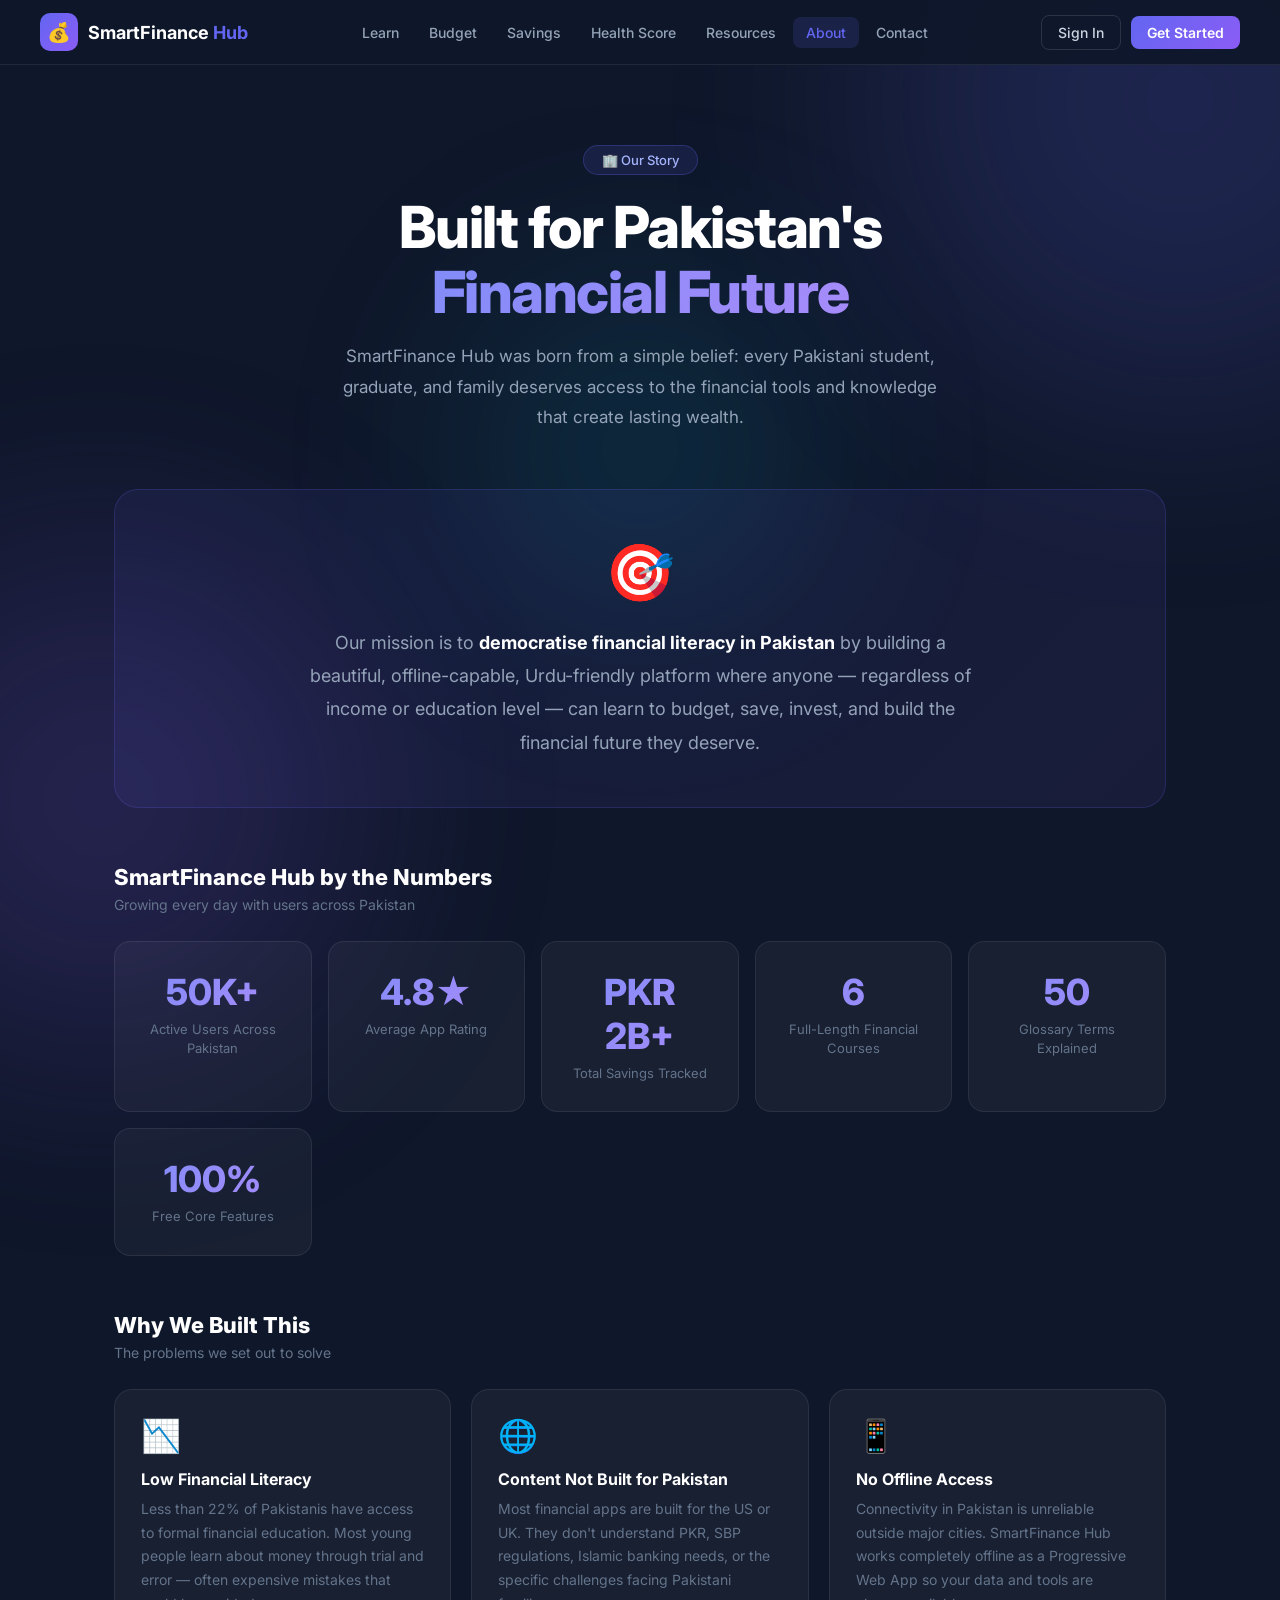
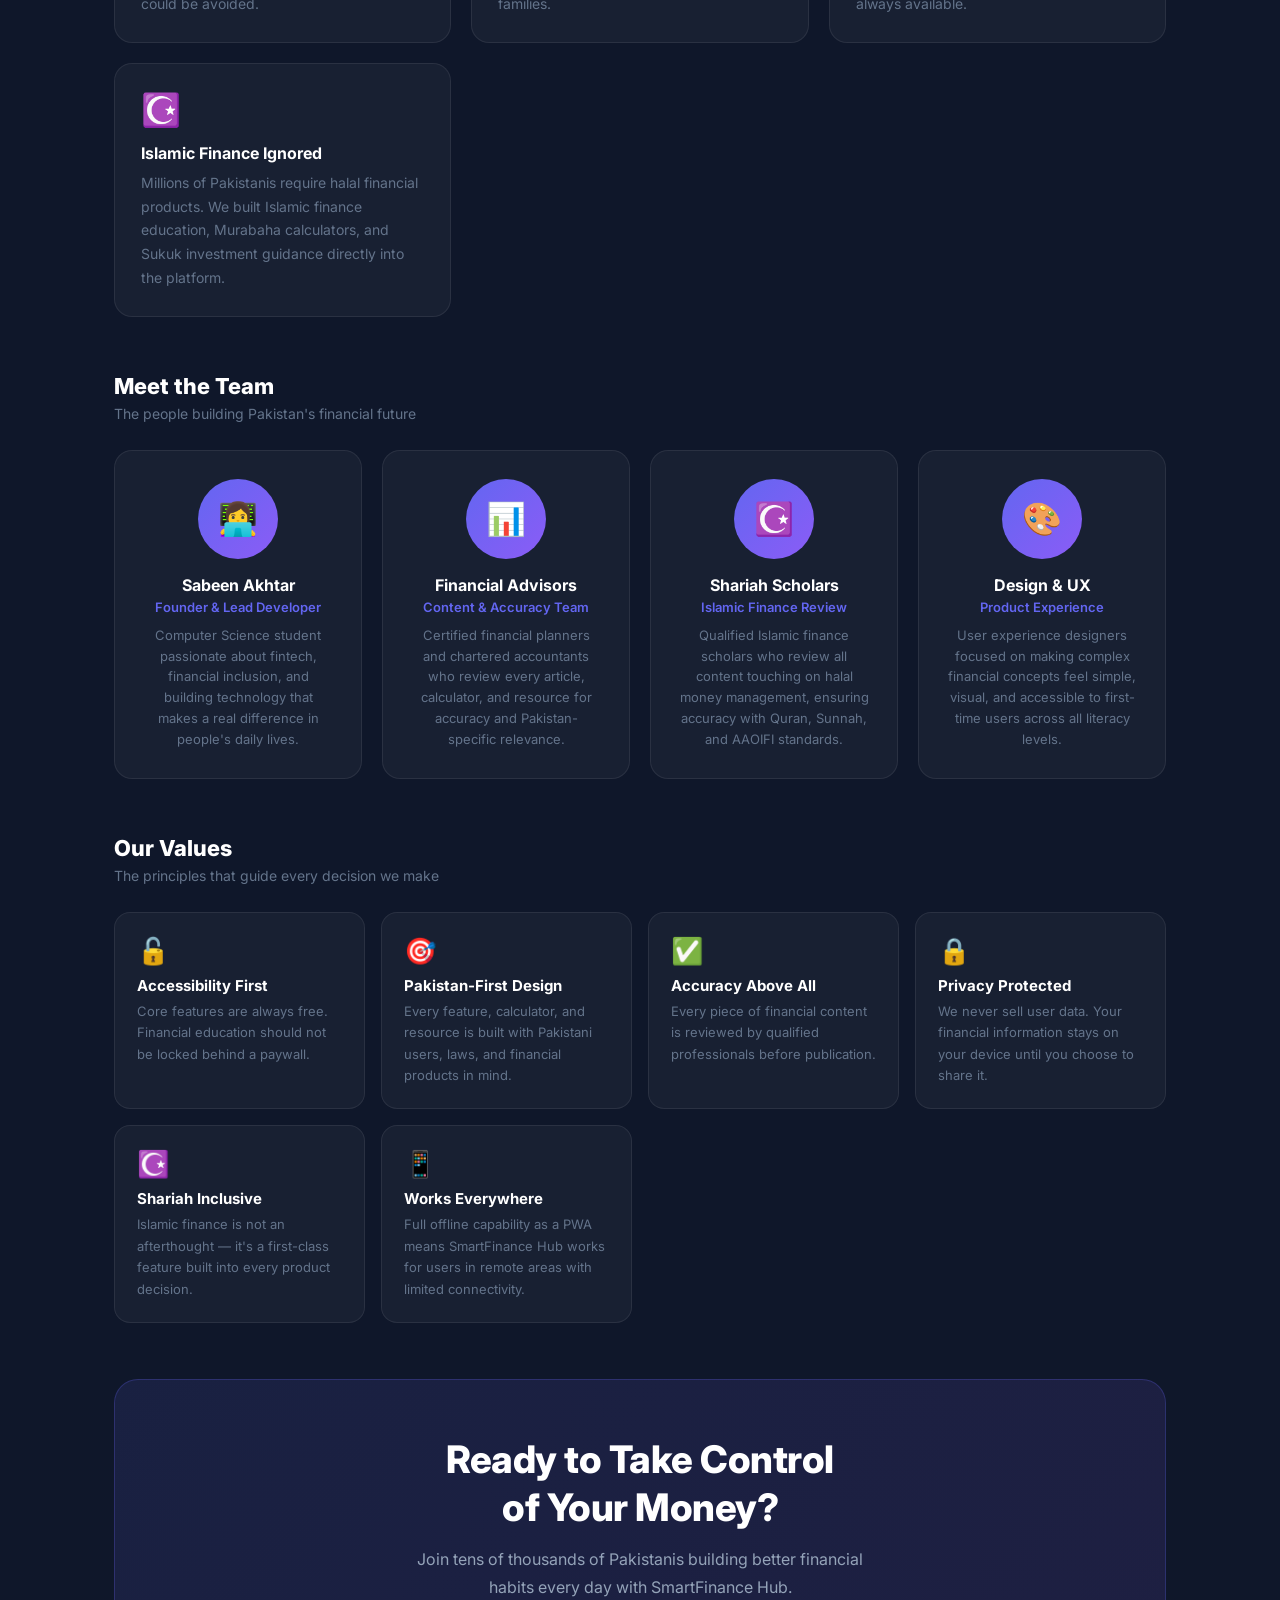
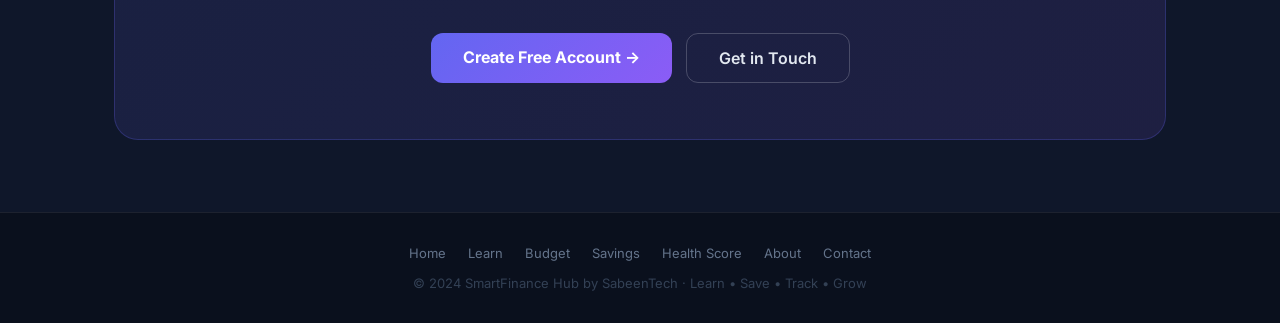
<file: pages/about.html>
<!DOCTYPE html>
<html lang="en">
<head>
<meta charset="UTF-8"/><meta name="viewport" content="width=device-width,initial-scale=1.0"/>
<title>About — SmartFinance Hub</title>
<link rel="manifest" href="../manifest.json"/>
<link rel="preconnect" href="https://fonts.googleapis.com"/>
<link href="https://fonts.googleapis.com/css2?family=Inter:wght@300;400;500;600;700;800&display=swap" rel="stylesheet"/>
<style>
*{margin:0;padding:0;box-sizing:border-box}
:root{--bg:#0f172a;--s:rgba(255,255,255,0.04);--s2:rgba(255,255,255,0.07);--b:rgba(255,255,255,0.08);--b2:rgba(255,255,255,0.12);--ind:#6366f1;--vio:#8b5cf6;--cya:#06b6d4;--t:#e2e8f0;--t2:#94a3b8;--t3:#64748b;--t4:#475569}
html{scroll-behavior:smooth}
body{font-family:'Inter',sans-serif;background:var(--bg);color:var(--t);min-height:100vh;overflow-x:hidden}
.orb{position:fixed;border-radius:50%;filter:blur(120px);opacity:.18;pointer-events:none;z-index:0}
.orb1{width:600px;height:600px;background:var(--ind);top:-200px;right:-200px}
.orb2{width:500px;height:500px;background:var(--vio);bottom:-150px;left:-150px}
.orb3{width:300px;height:300px;background:var(--cya);top:50%;left:50%;transform:translate(-50%,-50%)}
nav{position:sticky;top:0;z-index:200;background:rgba(15,23,42,.92);backdrop-filter:blur(24px);border-bottom:1px solid var(--b);padding:0 24px}
.nav-inner{max-width:1200px;margin:0 auto;display:flex;align-items:center;justify-content:space-between;height:64px}
.nav-logo{display:flex;align-items:center;gap:10px;text-decoration:none}
.logo-icon{width:38px;height:38px;background:linear-gradient(135deg,var(--ind),var(--vio));border-radius:10px;display:flex;align-items:center;justify-content:center;font-size:19px}
.logo-text{font-size:18px;font-weight:700;color:#fff}.logo-text span{color:var(--ind)}
.nav-links{display:flex;align-items:center;gap:4px}
.nav-links a{padding:7px 13px;border-radius:8px;text-decoration:none;color:var(--t2);font-size:14px;font-weight:500;transition:.2s}
.nav-links a:hover,.nav-links a.active{background:rgba(99,102,241,.15);color:var(--ind)}
.nav-cta{display:flex;gap:10px;align-items:center}
.btn-ghost{padding:8px 16px;border:1px solid var(--b2);border-radius:8px;background:transparent;color:#cbd5e1;font-size:14px;font-weight:500;cursor:pointer;text-decoration:none;font-family:'Inter',sans-serif;transition:.2s}
.btn-ghost:hover{background:var(--s2)}
.btn-psm{padding:8px 16px;background:linear-gradient(135deg,var(--ind),var(--vio));border:none;border-radius:8px;color:#fff;font-size:14px;font-weight:600;cursor:pointer;text-decoration:none;font-family:'Inter',sans-serif;transition:opacity .2s}
.btn-psm:hover{opacity:.88}
.hbg{display:none;flex-direction:column;gap:5px;cursor:pointer;padding:6px}
.hbg span{display:block;width:22px;height:2px;background:#cbd5e1;border-radius:2px}
.mob{display:none;flex-direction:column;gap:4px;padding:12px 0;border-top:1px solid var(--b)}
.mob a{padding:10px 16px;color:var(--t2);text-decoration:none;font-size:14px;border-radius:8px;transition:.2s}
.mob a:hover{background:rgba(99,102,241,.1);color:var(--ind)}
.mob.open{display:flex}
.hero{padding:80px 24px 56px;text-align:center;position:relative;z-index:1}
.badge{display:inline-flex;align-items:center;gap:8px;background:rgba(99,102,241,.12);border:1px solid rgba(99,102,241,.28);border-radius:24px;padding:6px 18px;font-size:13px;color:#a5b4fc;font-weight:500;margin-bottom:20px}
.hero h1{font-size:clamp(34px,5vw,58px);font-weight:800;color:#fff;margin-bottom:16px;line-height:1.12;letter-spacing:-1.5px}
.hero h1 span{background:linear-gradient(135deg,#818cf8,#a78bfa);-webkit-background-clip:text;-webkit-text-fill-color:transparent;background-clip:text}
.hero p{font-size:17px;color:var(--t2);max-width:600px;margin:0 auto;line-height:1.8}
.sec{max-width:1100px;margin:0 auto;padding:0 24px 72px;position:relative;z-index:1}
.sec-title{font-size:22px;font-weight:800;color:#fff;margin-bottom:6px}
.sec-sub{font-size:14px;color:var(--t3);margin-bottom:28px}
/* Mission */
.mission-card{background:linear-gradient(135deg,rgba(99,102,241,.08),rgba(139,92,246,.08));border:1px solid rgba(99,102,241,.2);border-radius:24px;padding:48px;margin-bottom:56px;text-align:center}
.mission-icon{font-size:56px;margin-bottom:20px}
.mission-text{font-size:18px;color:var(--t2);line-height:1.85;max-width:680px;margin:0 auto}
.mission-text strong{color:#fff}
/* Stats */
.stats-grid{display:grid;grid-template-columns:repeat(auto-fill,minmax(180px,1fr));gap:16px;margin-bottom:56px}
.stat{background:var(--s);border:1px solid var(--b);border-radius:16px;padding:28px;text-align:center}
.stat-num{font-size:36px;font-weight:800;background:linear-gradient(135deg,#818cf8,#a78bfa);-webkit-background-clip:text;-webkit-text-fill-color:transparent;background-clip:text;margin-bottom:6px}
.stat-label{font-size:13px;color:var(--t3);line-height:1.5}
/* Why */
.why-grid{display:grid;grid-template-columns:repeat(auto-fill,minmax(260px,1fr));gap:20px;margin-bottom:56px}
.why-card{background:var(--s);border:1px solid var(--b);border-radius:18px;padding:26px;transition:.2s}
.why-card:hover{border-color:rgba(99,102,241,.35);transform:translateY(-3px)}
.why-icon{font-size:32px;margin-bottom:14px}
.why-title{font-size:16px;font-weight:700;color:#fff;margin-bottom:8px}
.why-text{font-size:14px;color:var(--t3);line-height:1.7}
/* Team */
.team-grid{display:grid;grid-template-columns:repeat(auto-fill,minmax(220px,1fr));gap:20px;margin-bottom:56px}
.team-card{background:var(--s);border:1px solid var(--b);border-radius:18px;padding:28px;text-align:center;transition:.2s}
.team-card:hover{border-color:rgba(99,102,241,.35)}
.team-avatar{width:80px;height:80px;border-radius:50%;background:linear-gradient(135deg,var(--ind),var(--vio));display:flex;align-items:center;justify-content:center;font-size:32px;margin:0 auto 16px}
.team-name{font-size:16px;font-weight:700;color:#fff;margin-bottom:4px}
.team-role{font-size:13px;color:var(--ind);font-weight:600;margin-bottom:10px}
.team-bio{font-size:13px;color:var(--t3);line-height:1.6}
/* Values */
.values-grid{display:grid;grid-template-columns:repeat(auto-fill,minmax(220px,1fr));gap:16px;margin-bottom:56px}
.val{background:var(--s);border:1px solid var(--b);border-radius:16px;padding:22px;transition:.2s}
.val:hover{border-color:rgba(99,102,241,.3)}
.val-icon{font-size:26px;margin-bottom:10px}
.val-title{font-size:15px;font-weight:700;color:#fff;margin-bottom:6px}
.val-text{font-size:13px;color:var(--t3);line-height:1.65}
/* CTA */
.cta-block{background:linear-gradient(135deg,rgba(99,102,241,.12),rgba(139,92,246,.12));border:1px solid rgba(99,102,241,.25);border-radius:24px;padding:56px 40px;text-align:center}
.cta-block h2{font-size:clamp(24px,4vw,38px);font-weight:800;color:#fff;margin-bottom:14px;line-height:1.25;letter-spacing:-0.5px}
.cta-block p{font-size:16px;color:var(--t2);max-width:480px;margin:0 auto 32px;line-height:1.75}
.cta-btns{display:flex;gap:14px;justify-content:center;flex-wrap:wrap}
.btn-cta-primary{padding:14px 32px;background:linear-gradient(135deg,var(--ind),var(--vio));border:none;border-radius:12px;color:#fff;font-size:16px;font-weight:700;cursor:pointer;text-decoration:none;font-family:'Inter',sans-serif;transition:opacity .2s}
.btn-cta-primary:hover{opacity:.88}
.btn-cta-ghost{padding:14px 32px;border:1px solid rgba(255,255,255,.2);border-radius:12px;background:transparent;color:var(--t);font-size:16px;font-weight:600;cursor:pointer;text-decoration:none;font-family:'Inter',sans-serif;transition:background .2s}
.btn-cta-ghost:hover{background:rgba(255,255,255,.06)}
footer{position:relative;z-index:1;background:rgba(0,0,0,.3);border-top:1px solid var(--b);padding:32px 24px;text-align:center}
.fl{display:flex;justify-content:center;gap:22px;flex-wrap:wrap;margin-bottom:14px}
.fl a{color:var(--t3);text-decoration:none;font-size:13px;transition:.2s}
.fl a:hover{color:var(--ind)}
.fc{font-size:13px;color:#334155}
@media(max-width:768px){.nav-links,.nav-cta{display:none}.hbg{display:flex}.mission-card{padding:32px 20px}}
</style>
</head>
<body>
<div class="orb orb1"></div><div class="orb orb2"></div><div class="orb orb3"></div>
<nav>
  <div class="nav-inner">
    <a href="../index.html" class="nav-logo"><div class="logo-icon">💰</div><span class="logo-text">SmartFinance <span>Hub</span></span></a>
    <div class="nav-links">
      <a href="learn.html">Learn</a><a href="budget.html">Budget</a><a href="savings.html">Savings</a>
      <a href="score.html">Health Score</a><a href="resources.html">Resources</a>
      <a href="about.html" class="active">About</a><a href="contact.html">Contact</a>
    </div>
    <div class="nav-cta"><a href="../auth/login.html" class="btn-ghost">Sign In</a><a href="../auth/signup.html" class="btn-psm">Get Started</a></div>
    <div class="hbg" onclick="document.getElementById('mob').classList.toggle('open')"><span></span><span></span><span></span></div>
  </div>
  <div class="mob" id="mob">
    <a href="learn.html">Learn</a><a href="budget.html">Budget</a><a href="savings.html">Savings</a>
    <a href="score.html">Health Score</a><a href="resources.html">Resources</a><a href="about.html">About</a><a href="contact.html">Contact</a>
    <a href="../auth/login.html">Sign In</a><a href="../auth/signup.html" style="color:#818cf8;font-weight:700">Get Started →</a>
  </div>
</nav>

<div class="hero">
  <div class="badge">🏢 Our Story</div>
  <h1>Built for Pakistan's<br/><span>Financial Future</span></h1>
  <p>SmartFinance Hub was born from a simple belief: every Pakistani student, graduate, and family deserves access to the financial tools and knowledge that create lasting wealth.</p>
</div>

<div class="sec">
  <!-- MISSION -->
  <div class="mission-card">
    <div class="mission-icon">🎯</div>
    <div class="mission-text">Our mission is to <strong>democratise financial literacy in Pakistan</strong> by building a beautiful, offline-capable, Urdu-friendly platform where anyone — regardless of income or education level — can learn to budget, save, invest, and build the financial future they deserve.</div>
  </div>

  <!-- STATS -->
  <div class="sec-title">SmartFinance Hub by the Numbers</div>
  <div class="sec-sub">Growing every day with users across Pakistan</div>
  <div class="stats-grid">
    <div class="stat"><div class="stat-num">50K+</div><div class="stat-label">Active Users Across Pakistan</div></div>
    <div class="stat"><div class="stat-num">4.8★</div><div class="stat-label">Average App Rating</div></div>
    <div class="stat"><div class="stat-num">PKR 2B+</div><div class="stat-label">Total Savings Tracked</div></div>
    <div class="stat"><div class="stat-num">6</div><div class="stat-label">Full-Length Financial Courses</div></div>
    <div class="stat"><div class="stat-num">50</div><div class="stat-label">Glossary Terms Explained</div></div>
    <div class="stat"><div class="stat-num">100%</div><div class="stat-label">Free Core Features</div></div>
  </div>

  <!-- WHY -->
  <div class="sec-title">Why We Built This</div>
  <div class="sec-sub">The problems we set out to solve</div>
  <div class="why-grid">
    <div class="why-card"><div class="why-icon">📉</div><div class="why-title">Low Financial Literacy</div><div class="why-text">Less than 22% of Pakistanis have access to formal financial education. Most young people learn about money through trial and error — often expensive mistakes that could be avoided.</div></div>
    <div class="why-card"><div class="why-icon">🌐</div><div class="why-title">Content Not Built for Pakistan</div><div class="why-text">Most financial apps are built for the US or UK. They don't understand PKR, SBP regulations, Islamic banking needs, or the specific challenges facing Pakistani families.</div></div>
    <div class="why-card"><div class="why-icon">📱</div><div class="why-title">No Offline Access</div><div class="why-text">Connectivity in Pakistan is unreliable outside major cities. SmartFinance Hub works completely offline as a Progressive Web App so your data and tools are always available.</div></div>
    <div class="why-card"><div class="why-icon">☪️</div><div class="why-title">Islamic Finance Ignored</div><div class="why-text">Millions of Pakistanis require halal financial products. We built Islamic finance education, Murabaha calculators, and Sukuk investment guidance directly into the platform.</div></div>
  </div>

  <!-- TEAM -->
  <div class="sec-title">Meet the Team</div>
  <div class="sec-sub">The people building Pakistan's financial future</div>
  <div class="team-grid">
    <div class="team-card"><div class="team-avatar">👩‍💻</div><div class="team-name">Sabeen Akhtar</div><div class="team-role">Founder & Lead Developer</div><div class="team-bio">Computer Science student passionate about fintech, financial inclusion, and building technology that makes a real difference in people's daily lives.</div></div>
    <div class="team-card"><div class="team-avatar">📊</div><div class="team-name">Financial Advisors</div><div class="team-role">Content & Accuracy Team</div><div class="team-bio">Certified financial planners and chartered accountants who review every article, calculator, and resource for accuracy and Pakistan-specific relevance.</div></div>
    <div class="team-card"><div class="team-avatar">☪️</div><div class="team-name">Shariah Scholars</div><div class="team-role">Islamic Finance Review</div><div class="team-bio">Qualified Islamic finance scholars who review all content touching on halal money management, ensuring accuracy with Quran, Sunnah, and AAOIFI standards.</div></div>
    <div class="team-card"><div class="team-avatar">🎨</div><div class="team-name">Design & UX</div><div class="team-role">Product Experience</div><div class="team-bio">User experience designers focused on making complex financial concepts feel simple, visual, and accessible to first-time users across all literacy levels.</div></div>
  </div>

  <!-- VALUES -->
  <div class="sec-title">Our Values</div>
  <div class="sec-sub">The principles that guide every decision we make</div>
  <div class="values-grid">
    <div class="val"><div class="val-icon">🔓</div><div class="val-title">Accessibility First</div><div class="val-text">Core features are always free. Financial education should not be locked behind a paywall.</div></div>
    <div class="val"><div class="val-icon">🎯</div><div class="val-title">Pakistan-First Design</div><div class="val-text">Every feature, calculator, and resource is built with Pakistani users, laws, and financial products in mind.</div></div>
    <div class="val"><div class="val-icon">✅</div><div class="val-title">Accuracy Above All</div><div class="val-text">Every piece of financial content is reviewed by qualified professionals before publication.</div></div>
    <div class="val"><div class="val-icon">🔒</div><div class="val-title">Privacy Protected</div><div class="val-text">We never sell user data. Your financial information stays on your device until you choose to share it.</div></div>
    <div class="val"><div class="val-icon">☪️</div><div class="val-title">Shariah Inclusive</div><div class="val-text">Islamic finance is not an afterthought — it's a first-class feature built into every product decision.</div></div>
    <div class="val"><div class="val-icon">📱</div><div class="val-title">Works Everywhere</div><div class="val-text">Full offline capability as a PWA means SmartFinance Hub works for users in remote areas with limited connectivity.</div></div>
  </div>

  <!-- CTA -->
  <div class="cta-block">
    <h2>Ready to Take Control<br/>of Your Money?</h2>
    <p>Join tens of thousands of Pakistanis building better financial habits every day with SmartFinance Hub.</p>
    <div class="cta-btns">
      <a href="../auth/signup.html" class="btn-cta-primary">Create Free Account →</a>
      <a href="contact.html" class="btn-cta-ghost">Get in Touch</a>
    </div>
  </div>
</div>

<footer>
  <div class="fl">
    <a href="../index.html">Home</a><a href="learn.html">Learn</a><a href="budget.html">Budget</a>
    <a href="savings.html">Savings</a><a href="score.html">Health Score</a><a href="about.html">About</a><a href="contact.html">Contact</a>
  </div>
  <div class="fc">© 2024 SmartFinance Hub by SabeenTech · Learn • Save • Track • Grow</div>
</footer>
</body>
</html>
</file>
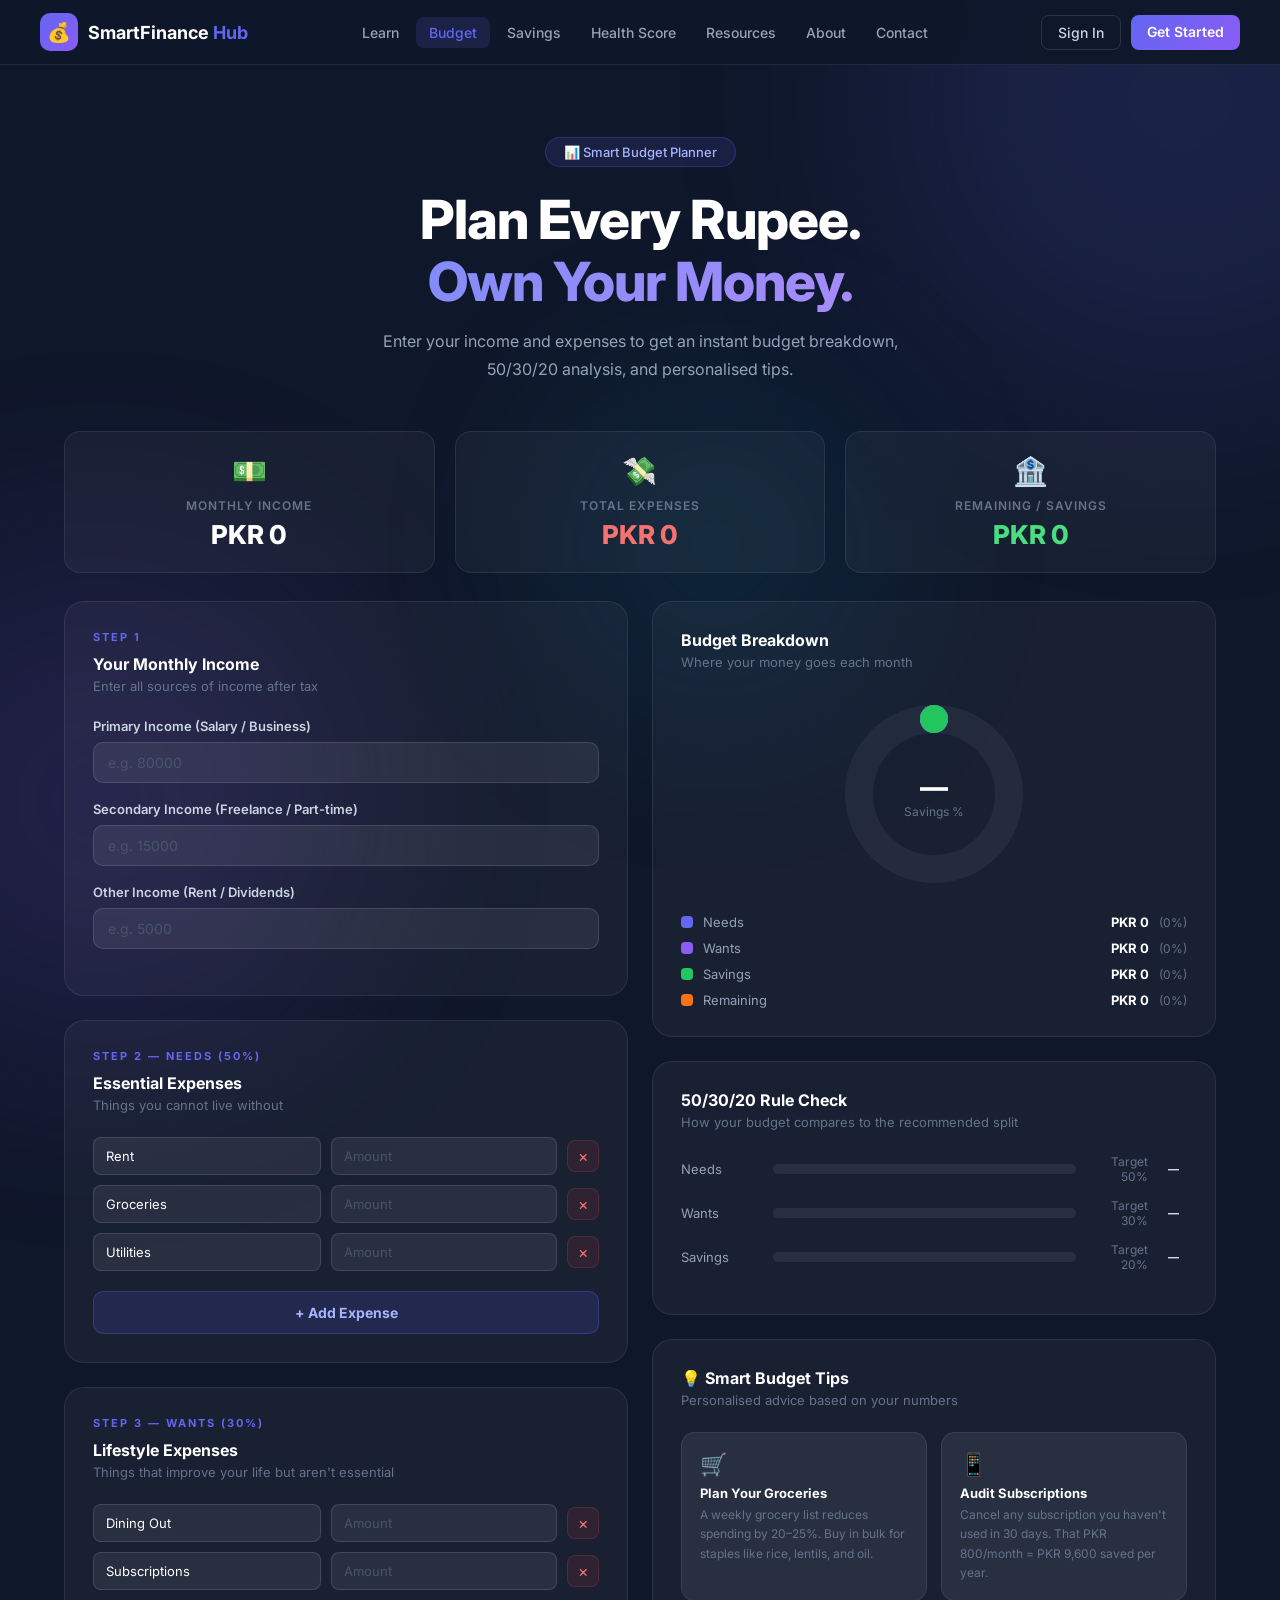
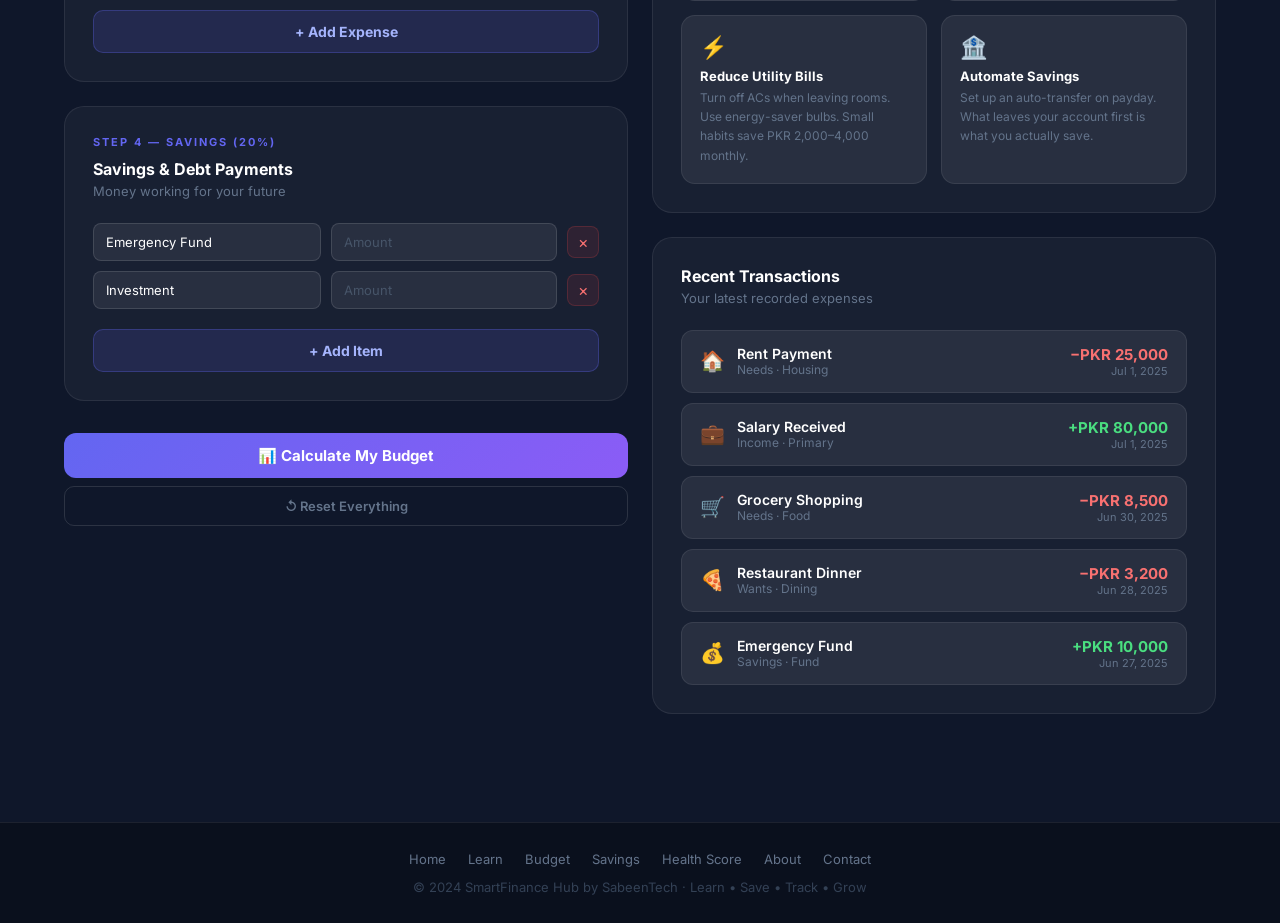
<file: pages/budget.html>
<!DOCTYPE html>
<html lang="en">
<head>
<meta charset="UTF-8"/>
<meta name="viewport" content="width=device-width, initial-scale=1.0"/>
<title>Budget Planner — SmartFinance Hub</title>
<link rel="manifest" href="../manifest.json"/>
<link rel="preconnect" href="https://fonts.googleapis.com"/>
<link href="https://fonts.googleapis.com/css2?family=Inter:wght@300;400;500;600;700;800&display=swap" rel="stylesheet"/>
<style>
*{margin:0;padding:0;box-sizing:border-box}
:root{
  --bg:#0f172a;--surface:rgba(255,255,255,0.04);--surface2:rgba(255,255,255,0.07);
  --border:rgba(255,255,255,0.08);--border2:rgba(255,255,255,0.12);
  --indigo:#6366f1;--violet:#8b5cf6;--indigo-soft:rgba(99,102,241,0.15);
  --text:#e2e8f0;--text2:#94a3b8;--text3:#64748b;--text4:#475569;
  --green:#22c55e;--orange:#f97316;--red:#ef4444;
}
html{scroll-behavior:smooth}
body{font-family:'Inter',sans-serif;background:var(--bg);color:var(--text);min-height:100vh;overflow-x:hidden}

/* ORBS */
.orb{position:fixed;border-radius:50%;filter:blur(120px);opacity:.15;pointer-events:none;z-index:0}
.orb1{width:600px;height:600px;background:var(--indigo);top:-200px;right:-200px}
.orb2{width:500px;height:500px;background:var(--violet);bottom:-150px;left:-150px}
.orb3{width:280px;height:280px;background:#06b6d4;top:45%;left:45%}

/* NAV */
nav{position:sticky;top:0;z-index:200;background:rgba(15,23,42,0.92);backdrop-filter:blur(24px);border-bottom:1px solid var(--border);padding:0 24px}
.nav-inner{max-width:1200px;margin:0 auto;display:flex;align-items:center;justify-content:space-between;height:64px}
.nav-logo{display:flex;align-items:center;gap:10px;text-decoration:none}
.logo-icon{width:38px;height:38px;background:linear-gradient(135deg,var(--indigo),var(--violet));border-radius:10px;display:flex;align-items:center;justify-content:center;font-size:19px}
.logo-text{font-size:18px;font-weight:700;color:#fff}
.logo-text span{color:var(--indigo)}
.nav-links{display:flex;align-items:center;gap:4px}
.nav-links a{padding:7px 13px;border-radius:8px;text-decoration:none;color:var(--text2);font-size:14px;font-weight:500;transition:.2s}
.nav-links a:hover,.nav-links a.active{background:var(--indigo-soft);color:var(--indigo)}
.nav-cta{display:flex;gap:10px}
.btn-ghost{padding:8px 16px;border:1px solid var(--border2);border-radius:8px;background:transparent;color:#cbd5e1;font-size:14px;font-weight:500;cursor:pointer;text-decoration:none;font-family:'Inter',sans-serif;transition:.2s}
.btn-ghost:hover{background:var(--surface2)}
.btn-primary-sm{padding:8px 16px;background:linear-gradient(135deg,var(--indigo),var(--violet));border:none;border-radius:8px;color:#fff;font-size:14px;font-weight:600;cursor:pointer;text-decoration:none;font-family:'Inter',sans-serif}

/* HERO */
.page-hero{position:relative;z-index:1;padding:72px 24px 48px;text-align:center}
.hero-badge{display:inline-flex;align-items:center;gap:8px;background:rgba(99,102,241,0.12);border:1px solid rgba(99,102,241,0.28);border-radius:24px;padding:6px 18px;font-size:13px;color:#a5b4fc;font-weight:500;margin-bottom:22px}
.page-hero h1{font-size:clamp(32px,5vw,54px);font-weight:800;color:#fff;margin-bottom:14px;line-height:1.15;letter-spacing:-1px}
.page-hero h1 span{background:linear-gradient(135deg,#818cf8,#a78bfa);-webkit-background-clip:text;-webkit-text-fill-color:transparent;background-clip:text}
.page-hero p{font-size:16px;color:var(--text2);max-width:520px;margin:0 auto;line-height:1.75}

/* LAYOUT */
.main{position:relative;z-index:1;max-width:1200px;margin:0 auto;padding:0 24px 80px}
.grid-2{display:grid;grid-template-columns:1fr 1fr;gap:24px}
.grid-3{display:grid;grid-template-columns:1fr 1fr 1fr;gap:20px}

/* CARDS */
.card{background:var(--surface);border:1px solid var(--border);border-radius:20px;padding:28px}
.card-title{font-size:16px;font-weight:700;color:#fff;margin-bottom:4px}
.card-sub{font-size:13px;color:var(--text3);margin-bottom:24px}

/* INCOME SECTION */
.sec-label{font-size:11px;font-weight:700;letter-spacing:2px;text-transform:uppercase;color:var(--indigo);margin-bottom:10px}
.sec-title{font-size:22px;font-weight:800;color:#fff;margin-bottom:6px}
.sec-sub{font-size:14px;color:var(--text3);margin-bottom:28px}

.form-group{margin-bottom:18px}
.form-group label{display:block;font-size:13px;font-weight:600;color:#cbd5e1;margin-bottom:8px}
.form-group input,.form-group select{width:100%;padding:11px 14px;background:var(--surface2);border:1px solid var(--border2);border-radius:10px;color:#fff;font-size:14px;font-family:'Inter',sans-serif;outline:none;transition:.2s}
.form-group input:focus,.form-group select:focus{border-color:var(--indigo);background:rgba(99,102,241,0.08)}
.form-group input::placeholder{color:var(--text4)}
.form-group select option{background:#1e293b}

.btn-add{width:100%;padding:12px;background:var(--indigo-soft);border:1px solid rgba(99,102,241,0.3);border-radius:10px;color:#a5b4fc;font-size:14px;font-weight:700;cursor:pointer;font-family:'Inter',sans-serif;transition:.2s;margin-top:4px}
.btn-add:hover{background:var(--indigo);color:#fff}
.btn-calc{width:100%;padding:13px;background:linear-gradient(135deg,var(--indigo),var(--violet));border:none;border-radius:12px;color:#fff;font-size:15px;font-weight:700;cursor:pointer;font-family:'Inter',sans-serif;margin-top:8px;transition:opacity .2s}
.btn-calc:hover{opacity:.88}
.btn-reset{width:100%;padding:11px;background:transparent;border:1px solid var(--border2);border-radius:10px;color:var(--text3);font-size:13px;font-weight:600;cursor:pointer;font-family:'Inter',sans-serif;margin-top:8px;transition:.2s}
.btn-reset:hover{border-color:rgba(239,68,68,.4);color:#f87171}

/* EXPENSE ROWS */
.expense-list{display:flex;flex-direction:column;gap:10px;margin-bottom:16px}
.expense-row{display:flex;gap:10px;align-items:center}
.expense-row input{flex:1;padding:10px 12px;background:var(--surface2);border:1px solid var(--border2);border-radius:8px;color:#fff;font-size:13px;font-family:'Inter',sans-serif;outline:none;transition:.2s}
.expense-row input:focus{border-color:var(--indigo)}
.expense-row input::placeholder{color:var(--text4)}
.expense-row .amt{width:130px;flex-shrink:0}
.btn-remove{width:32px;height:32px;border-radius:8px;background:rgba(239,68,68,0.1);border:1px solid rgba(239,68,68,0.2);color:#f87171;font-size:16px;cursor:pointer;display:flex;align-items:center;justify-content:center;flex-shrink:0;transition:.2s;font-family:'Inter',sans-serif}
.btn-remove:hover{background:rgba(239,68,68,0.25)}

/* SUMMARY CARDS */
.stat-card{background:var(--surface);border:1px solid var(--border);border-radius:16px;padding:22px;text-align:center}
.stat-icon{font-size:28px;margin-bottom:10px}
.stat-label{font-size:12px;color:var(--text3);font-weight:600;text-transform:uppercase;letter-spacing:1px;margin-bottom:6px}
.stat-value{font-size:26px;font-weight:800;color:#fff}
.stat-value.green{color:#4ade80}
.stat-value.red{color:#f87171}
.stat-value.orange{color:#fb923c}

/* DONUT */
.donut-wrap{display:flex;flex-direction:column;align-items:center;gap:20px}
.donut-container{position:relative;width:200px;height:200px}
.donut-container svg{transform:rotate(-90deg)}
.donut-center{position:absolute;top:50%;left:50%;transform:translate(-50%,-50%);text-align:center}
.donut-pct{font-size:28px;font-weight:800;color:#fff}
.donut-lbl{font-size:12px;color:var(--text3)}
.donut-legend{display:flex;flex-direction:column;gap:10px;width:100%}
.legend-item{display:flex;align-items:center;gap:10px;font-size:13px}
.legend-dot{width:12px;height:12px;border-radius:4px;flex-shrink:0}
.legend-name{color:var(--text2);flex:1}
.legend-val{color:#fff;font-weight:700}
.legend-pct{color:var(--text3);font-size:12px}

/* RULE BAR */
.rule-bar-wrap{margin-top:8px}
.rule-row{display:flex;align-items:center;gap:12px;margin-bottom:14px}
.rule-label{font-size:13px;color:var(--text2);width:80px;flex-shrink:0}
.rule-bar-bg{flex:1;height:10px;background:rgba(255,255,255,0.07);border-radius:5px;overflow:hidden}
.rule-bar-fill{height:100%;border-radius:5px;transition:width .6s}
.rule-target{font-size:12px;color:var(--text3);width:60px;text-align:right;flex-shrink:0}
.rule-status{font-size:11px;font-weight:700;padding:2px 8px;border-radius:10px;white-space:nowrap}
.status-ok{background:rgba(34,197,94,.15);color:#4ade80}
.status-warn{background:rgba(251,146,60,.15);color:#fb923c}
.status-over{background:rgba(239,68,68,.15);color:#f87171}

/* TIPS */
.tips-grid{display:grid;grid-template-columns:1fr 1fr;gap:14px;margin-top:8px}
.tip-card{background:var(--surface2);border:1px solid var(--border);border-radius:14px;padding:18px}
.tip-icon{font-size:22px;margin-bottom:8px}
.tip-title{font-size:13px;font-weight:700;color:#fff;margin-bottom:4px}
.tip-text{font-size:12px;color:var(--text3);line-height:1.6}

/* HISTORY */
.history-list{display:flex;flex-direction:column;gap:10px;margin-top:16px}
.history-item{display:flex;align-items:center;justify-content:space-between;padding:14px 18px;background:var(--surface2);border:1px solid var(--border);border-radius:12px}
.hi-left{display:flex;align-items:center;gap:12px}
.hi-icon{font-size:20px}
.hi-name{font-size:14px;font-weight:600;color:#fff}
.hi-cat{font-size:12px;color:var(--text3)}
.hi-right{text-align:right}
.hi-amt{font-size:15px;font-weight:700}
.hi-amt.neg{color:#f87171}
.hi-amt.pos{color:#4ade80}
.hi-date{font-size:11px;color:var(--text3)}

/* EMPTY STATE */
.empty-state{text-align:center;padding:40px 20px;color:var(--text3)}
.empty-state .e-icon{font-size:40px;margin-bottom:12px}
.empty-state p{font-size:14px;line-height:1.6}

/* ALERT */
.result-banner{padding:16px 20px;border-radius:14px;margin-bottom:24px;font-size:14px;font-weight:600;display:none;align-items:center;gap:10px}
.rb-surplus{background:rgba(34,197,94,.12);border:1px solid rgba(34,197,94,.3);color:#4ade80}
.rb-deficit{background:rgba(239,68,68,.12);border:1px solid rgba(239,68,68,.3);color:#f87171}
.rb-balanced{background:rgba(99,102,241,.12);border:1px solid rgba(99,102,241,.3);color:#a5b4fc}

/* FOOTER */
footer{position:relative;z-index:1;background:rgba(0,0,0,.3);border-top:1px solid var(--border);padding:28px 24px;text-align:center}
.footer-links{display:flex;justify-content:center;gap:22px;flex-wrap:wrap;margin-bottom:12px}
.footer-links a{color:var(--text3);text-decoration:none;font-size:13px;transition:.2s}
.footer-links a:hover{color:var(--indigo)}
.footer-copy{font-size:13px;color:#334155}

@media(max-width:900px){.grid-2,.grid-3{grid-template-columns:1fr}}
@media(max-width:768px){.nav-links,.nav-cta{display:none}.tips-grid{grid-template-columns:1fr}}
</style>
</head>
<body>

<div class="orb orb1"></div>
<div class="orb orb2"></div>
<div class="orb orb3"></div>

<nav>
  <div class="nav-inner">
    <a href="../index.html" class="nav-logo">
      <div class="logo-icon">💰</div>
      <span class="logo-text">SmartFinance <span>Hub</span></span>
    </a>
    <div class="nav-links">
      <a href="learn.html">Learn</a>
      <a href="budget.html" class="active">Budget</a>
      <a href="savings.html">Savings</a>
      <a href="score.html">Health Score</a>
      <a href="resources.html">Resources</a>
      <a href="about.html">About</a>
      <a href="contact.html">Contact</a>
    </div>
    <div class="nav-cta">
      <a href="../auth/login.html" class="btn-ghost">Sign In</a>
      <a href="../auth/signup.html" class="btn-primary-sm">Get Started</a>
    </div>
  </div>
</nav>

<div class="page-hero">
  <div class="hero-badge">📊 Smart Budget Planner</div>
  <h1>Plan Every Rupee.<br/><span>Own Your Money.</span></h1>
  <p>Enter your income and expenses to get an instant budget breakdown, 50/30/20 analysis, and personalised tips.</p>
</div>

<div class="main">

  <!-- RESULT BANNER -->
  <div class="result-banner" id="resultBanner"></div>

  <!-- SUMMARY STATS -->
  <div class="grid-3" style="margin-bottom:28px" id="statsRow">
    <div class="stat-card">
      <div class="stat-icon">💵</div>
      <div class="stat-label">Monthly Income</div>
      <div class="stat-value" id="statIncome">PKR 0</div>
    </div>
    <div class="stat-card">
      <div class="stat-icon">💸</div>
      <div class="stat-label">Total Expenses</div>
      <div class="stat-value red" id="statExpenses">PKR 0</div>
    </div>
    <div class="stat-card">
      <div class="stat-icon">🏦</div>
      <div class="stat-label">Remaining / Savings</div>
      <div class="stat-value green" id="statRemaining">PKR 0</div>
    </div>
  </div>

  <div class="grid-2" style="margin-bottom:28px">

    <!-- LEFT: INPUT PANEL -->
    <div>
      <!-- INCOME -->
      <div class="card" style="margin-bottom:24px">
        <div class="sec-label">Step 1</div>
        <div class="card-title">Your Monthly Income</div>
        <div class="card-sub">Enter all sources of income after tax</div>
        <div class="form-group">
          <label>Primary Income (Salary / Business)</label>
          <input type="number" id="primaryIncome" placeholder="e.g. 80000" min="0"/>
        </div>
        <div class="form-group">
          <label>Secondary Income (Freelance / Part-time)</label>
          <input type="number" id="secondaryIncome" placeholder="e.g. 15000" min="0"/>
        </div>
        <div class="form-group">
          <label>Other Income (Rent / Dividends)</label>
          <input type="number" id="otherIncome" placeholder="e.g. 5000" min="0"/>
        </div>
      </div>

      <!-- NEEDS -->
      <div class="card" style="margin-bottom:24px">
        <div class="sec-label">Step 2 — Needs (50%)</div>
        <div class="card-title">Essential Expenses</div>
        <div class="card-sub">Things you cannot live without</div>
        <div class="expense-list" id="needsList">
          <div class="expense-row">
            <input type="text" placeholder="e.g. Rent" value="Rent"/>
            <input type="number" class="amt" placeholder="Amount" min="0"/>
            <button class="btn-remove" onclick="removeRow(this)">×</button>
          </div>
          <div class="expense-row">
            <input type="text" placeholder="e.g. Groceries" value="Groceries"/>
            <input type="number" class="amt" placeholder="Amount" min="0"/>
            <button class="btn-remove" onclick="removeRow(this)">×</button>
          </div>
          <div class="expense-row">
            <input type="text" placeholder="e.g. Electricity" value="Utilities"/>
            <input type="number" class="amt" placeholder="Amount" min="0"/>
            <button class="btn-remove" onclick="removeRow(this)">×</button>
          </div>
        </div>
        <button class="btn-add" onclick="addRow('needsList')">+ Add Expense</button>
      </div>

      <!-- WANTS -->
      <div class="card" style="margin-bottom:24px">
        <div class="sec-label">Step 3 — Wants (30%)</div>
        <div class="card-title">Lifestyle Expenses</div>
        <div class="card-sub">Things that improve your life but aren't essential</div>
        <div class="expense-list" id="wantsList">
          <div class="expense-row">
            <input type="text" placeholder="e.g. Dining Out" value="Dining Out"/>
            <input type="number" class="amt" placeholder="Amount" min="0"/>
            <button class="btn-remove" onclick="removeRow(this)">×</button>
          </div>
          <div class="expense-row">
            <input type="text" placeholder="e.g. Subscriptions" value="Subscriptions"/>
            <input type="number" class="amt" placeholder="Amount" min="0"/>
            <button class="btn-remove" onclick="removeRow(this)">×</button>
          </div>
        </div>
        <button class="btn-add" onclick="addRow('wantsList')">+ Add Expense</button>
      </div>

      <!-- SAVINGS -->
      <div class="card" style="margin-bottom:24px">
        <div class="sec-label">Step 4 — Savings (20%)</div>
        <div class="card-title">Savings & Debt Payments</div>
        <div class="card-sub">Money working for your future</div>
        <div class="expense-list" id="savingsList">
          <div class="expense-row">
            <input type="text" placeholder="e.g. Emergency Fund" value="Emergency Fund"/>
            <input type="number" class="amt" placeholder="Amount" min="0"/>
            <button class="btn-remove" onclick="removeRow(this)">×</button>
          </div>
          <div class="expense-row">
            <input type="text" placeholder="e.g. Investment" value="Investment"/>
            <input type="number" class="amt" placeholder="Amount" min="0"/>
            <button class="btn-remove" onclick="removeRow(this)">×</button>
          </div>
        </div>
        <button class="btn-add" onclick="addRow('savingsList')">+ Add Item</button>
      </div>

      <button class="btn-calc" onclick="calculate()">📊 Calculate My Budget</button>
      <button class="btn-reset" onclick="resetAll()">↺ Reset Everything</button>
    </div>

    <!-- RIGHT: RESULTS PANEL -->
    <div>
      <!-- DONUT CHART -->
      <div class="card" style="margin-bottom:24px">
        <div class="card-title">Budget Breakdown</div>
        <div class="card-sub">Where your money goes each month</div>
        <div class="donut-wrap">
          <div class="donut-container">
            <svg width="200" height="200" viewBox="0 0 200 200">
              <circle cx="100" cy="100" r="75" fill="none" stroke="rgba(255,255,255,0.05)" stroke-width="28"/>
              <circle id="donutNeeds"   cx="100" cy="100" r="75" fill="none" stroke="#6366f1" stroke-width="28" stroke-dasharray="0 471" stroke-linecap="round"/>
              <circle id="donutWants"   cx="100" cy="100" r="75" fill="none" stroke="#8b5cf6" stroke-width="28" stroke-dasharray="0 471" stroke-linecap="round"/>
              <circle id="donutSavings" cx="100" cy="100" r="75" fill="none" stroke="#22c55e" stroke-width="28" stroke-dasharray="0 471" stroke-linecap="round"/>
            </svg>
            <div class="donut-center">
              <div class="donut-pct" id="donutPct">—</div>
              <div class="donut-lbl">Savings %</div>
            </div>
          </div>
          <div class="donut-legend">
            <div class="legend-item">
              <div class="legend-dot" style="background:#6366f1"></div>
              <span class="legend-name">Needs</span>
              <span class="legend-val" id="legNeeds">PKR 0</span>
              <span class="legend-pct" id="legNeedsPct">(0%)</span>
            </div>
            <div class="legend-item">
              <div class="legend-dot" style="background:#8b5cf6"></div>
              <span class="legend-name">Wants</span>
              <span class="legend-val" id="legWants">PKR 0</span>
              <span class="legend-pct" id="legWantsPct">(0%)</span>
            </div>
            <div class="legend-item">
              <div class="legend-dot" style="background:#22c55e"></div>
              <span class="legend-name">Savings</span>
              <span class="legend-val" id="legSavings">PKR 0</span>
              <span class="legend-pct" id="legSavingsPct">(0%)</span>
            </div>
            <div class="legend-item">
              <div class="legend-dot" style="background:#f97316"></div>
              <span class="legend-name">Remaining</span>
              <span class="legend-val" id="legRemaining">PKR 0</span>
              <span class="legend-pct" id="legRemainingPct">(0%)</span>
            </div>
          </div>
        </div>
      </div>

      <!-- 50/30/20 CHECK -->
      <div class="card" style="margin-bottom:24px">
        <div class="card-title">50/30/20 Rule Check</div>
        <div class="card-sub">How your budget compares to the recommended split</div>
        <div class="rule-bar-wrap">
          <div class="rule-row">
            <span class="rule-label">Needs</span>
            <div class="rule-bar-bg"><div class="rule-bar-fill" id="barNeeds" style="width:0%;background:#6366f1"></div></div>
            <span class="rule-target">Target 50%</span>
            <span class="rule-status" id="statusNeeds">—</span>
          </div>
          <div class="rule-row">
            <span class="rule-label">Wants</span>
            <div class="rule-bar-bg"><div class="rule-bar-fill" id="barWants" style="width:0%;background:#8b5cf6"></div></div>
            <span class="rule-target">Target 30%</span>
            <span class="rule-status" id="statusWants">—</span>
          </div>
          <div class="rule-row">
            <span class="rule-label">Savings</span>
            <div class="rule-bar-bg"><div class="rule-bar-fill" id="barSavings" style="width:0%;background:#22c55e"></div></div>
            <span class="rule-target">Target 20%</span>
            <span class="rule-status" id="statusSavings">—</span>
          </div>
        </div>
      </div>

      <!-- BUDGET TIPS -->
      <div class="card" style="margin-bottom:24px">
        <div class="card-title">💡 Smart Budget Tips</div>
        <div class="card-sub">Personalised advice based on your numbers</div>
        <div class="tips-grid">
          <div class="tip-card">
            <div class="tip-icon">🛒</div>
            <div class="tip-title">Plan Your Groceries</div>
            <div class="tip-text">A weekly grocery list reduces spending by 20–25%. Buy in bulk for staples like rice, lentils, and oil.</div>
          </div>
          <div class="tip-card">
            <div class="tip-icon">📱</div>
            <div class="tip-title">Audit Subscriptions</div>
            <div class="tip-text">Cancel any subscription you haven't used in 30 days. That PKR 800/month = PKR 9,600 saved per year.</div>
          </div>
          <div class="tip-card">
            <div class="tip-icon">⚡</div>
            <div class="tip-title">Reduce Utility Bills</div>
            <div class="tip-text">Turn off ACs when leaving rooms. Use energy-saver bulbs. Small habits save PKR 2,000–4,000 monthly.</div>
          </div>
          <div class="tip-card">
            <div class="tip-icon">🏦</div>
            <div class="tip-title">Automate Savings</div>
            <div class="tip-text">Set up an auto-transfer on payday. What leaves your account first is what you actually save.</div>
          </div>
        </div>
      </div>

      <!-- RECENT TRANSACTIONS -->
      <div class="card">
        <div class="card-title">Recent Transactions</div>
        <div class="card-sub">Your latest recorded expenses</div>
        <div class="history-list">
          <div class="history-item">
            <div class="hi-left"><span class="hi-icon">🏠</span><div><div class="hi-name">Rent Payment</div><div class="hi-cat">Needs · Housing</div></div></div>
            <div class="hi-right"><div class="hi-amt neg">−PKR 25,000</div><div class="hi-date">Jul 1, 2025</div></div>
          </div>
          <div class="history-item">
            <div class="hi-left"><span class="hi-icon">💼</span><div><div class="hi-name">Salary Received</div><div class="hi-cat">Income · Primary</div></div></div>
            <div class="hi-right"><div class="hi-amt pos">+PKR 80,000</div><div class="hi-date">Jul 1, 2025</div></div>
          </div>
          <div class="history-item">
            <div class="hi-left"><span class="hi-icon">🛒</span><div><div class="hi-name">Grocery Shopping</div><div class="hi-cat">Needs · Food</div></div></div>
            <div class="hi-right"><div class="hi-amt neg">−PKR 8,500</div><div class="hi-date">Jun 30, 2025</div></div>
          </div>
          <div class="history-item">
            <div class="hi-left"><span class="hi-icon">🍕</span><div><div class="hi-name">Restaurant Dinner</div><div class="hi-cat">Wants · Dining</div></div></div>
            <div class="hi-right"><div class="hi-amt neg">−PKR 3,200</div><div class="hi-date">Jun 28, 2025</div></div>
          </div>
          <div class="history-item">
            <div class="hi-left"><span class="hi-icon">💰</span><div><div class="hi-name">Emergency Fund</div><div class="hi-cat">Savings · Fund</div></div></div>
            <div class="hi-right"><div class="hi-amt pos">+PKR 10,000</div><div class="hi-date">Jun 27, 2025</div></div>
          </div>
        </div>
      </div>
    </div>
  </div>
</div>

<footer>
  <div class="footer-links">
    <a href="../index.html">Home</a><a href="learn.html">Learn</a><a href="budget.html">Budget</a>
    <a href="savings.html">Savings</a><a href="score.html">Health Score</a><a href="about.html">About</a><a href="contact.html">Contact</a>
  </div>
  <div class="footer-copy">© 2024 SmartFinance Hub by SabeenTech · Learn • Save • Track • Grow</div>
</footer>

<script>
const fmt = n => 'PKR ' + Math.round(n).toLocaleString('en-PK');

function addRow(listId) {
  const list = document.getElementById(listId);
  const row = document.createElement('div');
  row.className = 'expense-row';
  row.innerHTML = `
    <input type="text" placeholder="Expense name"/>
    <input type="number" class="amt" placeholder="Amount" min="0"/>
    <button class="btn-remove" onclick="removeRow(this)">×</button>`;
  list.appendChild(row);
}

function removeRow(btn) {
  btn.parentElement.remove();
}

function getListTotal(listId) {
  const rows = document.querySelectorAll(`#${listId} .expense-row`);
  let total = 0;
  rows.forEach(r => {
    const amt = parseFloat(r.querySelector('.amt').value) || 0;
    total += amt;
  });
  return total;
}

function calculate() {
  const income = (parseFloat(document.getElementById('primaryIncome').value)||0)
               + (parseFloat(document.getElementById('secondaryIncome').value)||0)
               + (parseFloat(document.getElementById('otherIncome').value)||0);

  const needs   = getListTotal('needsList');
  const wants   = getListTotal('wantsList');
  const savings = getListTotal('savingsList');
  const total   = needs + wants + savings;
  const remaining = income - total;

  // Stats
  document.getElementById('statIncome').textContent    = fmt(income);
  document.getElementById('statExpenses').textContent  = fmt(total);
  document.getElementById('statRemaining').textContent = fmt(remaining);
  document.getElementById('statRemaining').className   = 'stat-value ' + (remaining >= 0 ? 'green' : 'red');

  // Banner
  const banner = document.getElementById('resultBanner');
  banner.style.display = 'flex';
  if (remaining > 0) {
    banner.className = 'result-banner rb-surplus';
    banner.innerHTML = `✅ Great! You have a <strong>${fmt(remaining)} surplus</strong> this month. Consider moving it to savings.`;
  } else if (remaining < 0) {
    banner.className = 'result-banner rb-deficit';
    banner.innerHTML = `⚠️ You're <strong>${fmt(Math.abs(remaining))} over budget</strong>. Review your wants to find savings.`;
  } else {
    banner.className = 'result-banner rb-balanced';
    banner.innerHTML = `⚖️ Your budget is perfectly balanced — every rupee has a purpose!`;
  }

  // Donut
  if (income > 0) {
    const circ = 2 * Math.PI * 75;
    const nPct = Math.min(needs/income,1);
    const wPct = Math.min(wants/income,1);
    const sPct = Math.min(savings/income,1);
    const nLen = circ * nPct, wLen = circ * wPct, sLen = circ * sPct;
    document.getElementById('donutNeeds').setAttribute('stroke-dasharray',   `${nLen} ${circ-nLen}`);
    document.getElementById('donutWants').setAttribute('stroke-dasharray',   `${wLen} ${circ-wLen}`);
    document.getElementById('donutWants').setAttribute('stroke-dashoffset',  -nLen);
    document.getElementById('donutSavings').setAttribute('stroke-dasharray', `${sLen} ${circ-sLen}`);
    document.getElementById('donutSavings').setAttribute('stroke-dashoffset',-(nLen+wLen));
    document.getElementById('donutPct').textContent = income > 0 ? Math.round(savings/income*100)+'%' : '—';
  }

  // Legend
  const pct = v => income > 0 ? '('+Math.round(v/income*100)+'%)' : '(0%)';
  document.getElementById('legNeeds').textContent       = fmt(needs);
  document.getElementById('legNeedsPct').textContent    = pct(needs);
  document.getElementById('legWants').textContent       = fmt(wants);
  document.getElementById('legWantsPct').textContent    = pct(wants);
  document.getElementById('legSavings').textContent     = fmt(savings);
  document.getElementById('legSavingsPct').textContent  = pct(savings);
  document.getElementById('legRemaining').textContent   = fmt(Math.max(remaining,0));
  document.getElementById('legRemainingPct').textContent= pct(Math.max(remaining,0));

  // 50/30/20 bars
  function setBar(barId, statusId, actual, target, color) {
    const pct = income > 0 ? Math.round(actual/income*100) : 0;
    document.getElementById(barId).style.width = Math.min(pct,100)+'%';
    document.getElementById(barId).style.background = color;
    const el = document.getElementById(statusId);
    if (pct <= target) { el.textContent = '✓ '+pct+'%'; el.className='rule-status status-ok'; }
    else if (pct <= target+10) { el.textContent = '~ '+pct+'%'; el.className='rule-status status-warn'; }
    else { el.textContent = '↑ '+pct+'%'; el.className='rule-status status-over'; }
  }
  setBar('barNeeds',  'statusNeeds',   needs,   50, '#6366f1');
  setBar('barWants',  'statusWants',   wants,   30, '#8b5cf6');
  setBar('barSavings','statusSavings', savings, 20, '#22c55e');
}

function resetAll() {
  ['primaryIncome','secondaryIncome','otherIncome'].forEach(id=>document.getElementById(id).value='');
  ['needsList','wantsList','savingsList'].forEach(listId=>{
    document.querySelectorAll(`#${listId} .amt`).forEach(i=>i.value='');
  });
  ['statIncome','statExpenses','statRemaining'].forEach(id=>document.getElementById(id).textContent='PKR 0');
  document.getElementById('resultBanner').style.display='none';
  document.getElementById('donutPct').textContent='—';
  ['donutNeeds','donutWants','donutSavings'].forEach(id=>document.getElementById(id).setAttribute('stroke-dasharray','0 471'));
  ['barNeeds','barWants','barSavings'].forEach(id=>document.getElementById(id).style.width='0%');
  ['statusNeeds','statusWants','statusSavings'].forEach(id=>document.getElementById(id).textContent='—');
  ['legNeeds','legWants','legSavings','legRemaining'].forEach(id=>document.getElementById(id).textContent='PKR 0');
  ['legNeedsPct','legWantsPct','legSavingsPct','legRemainingPct'].forEach(id=>document.getElementById(id).textContent='(0%)');
}
</script>
</body>
</html>
</file>
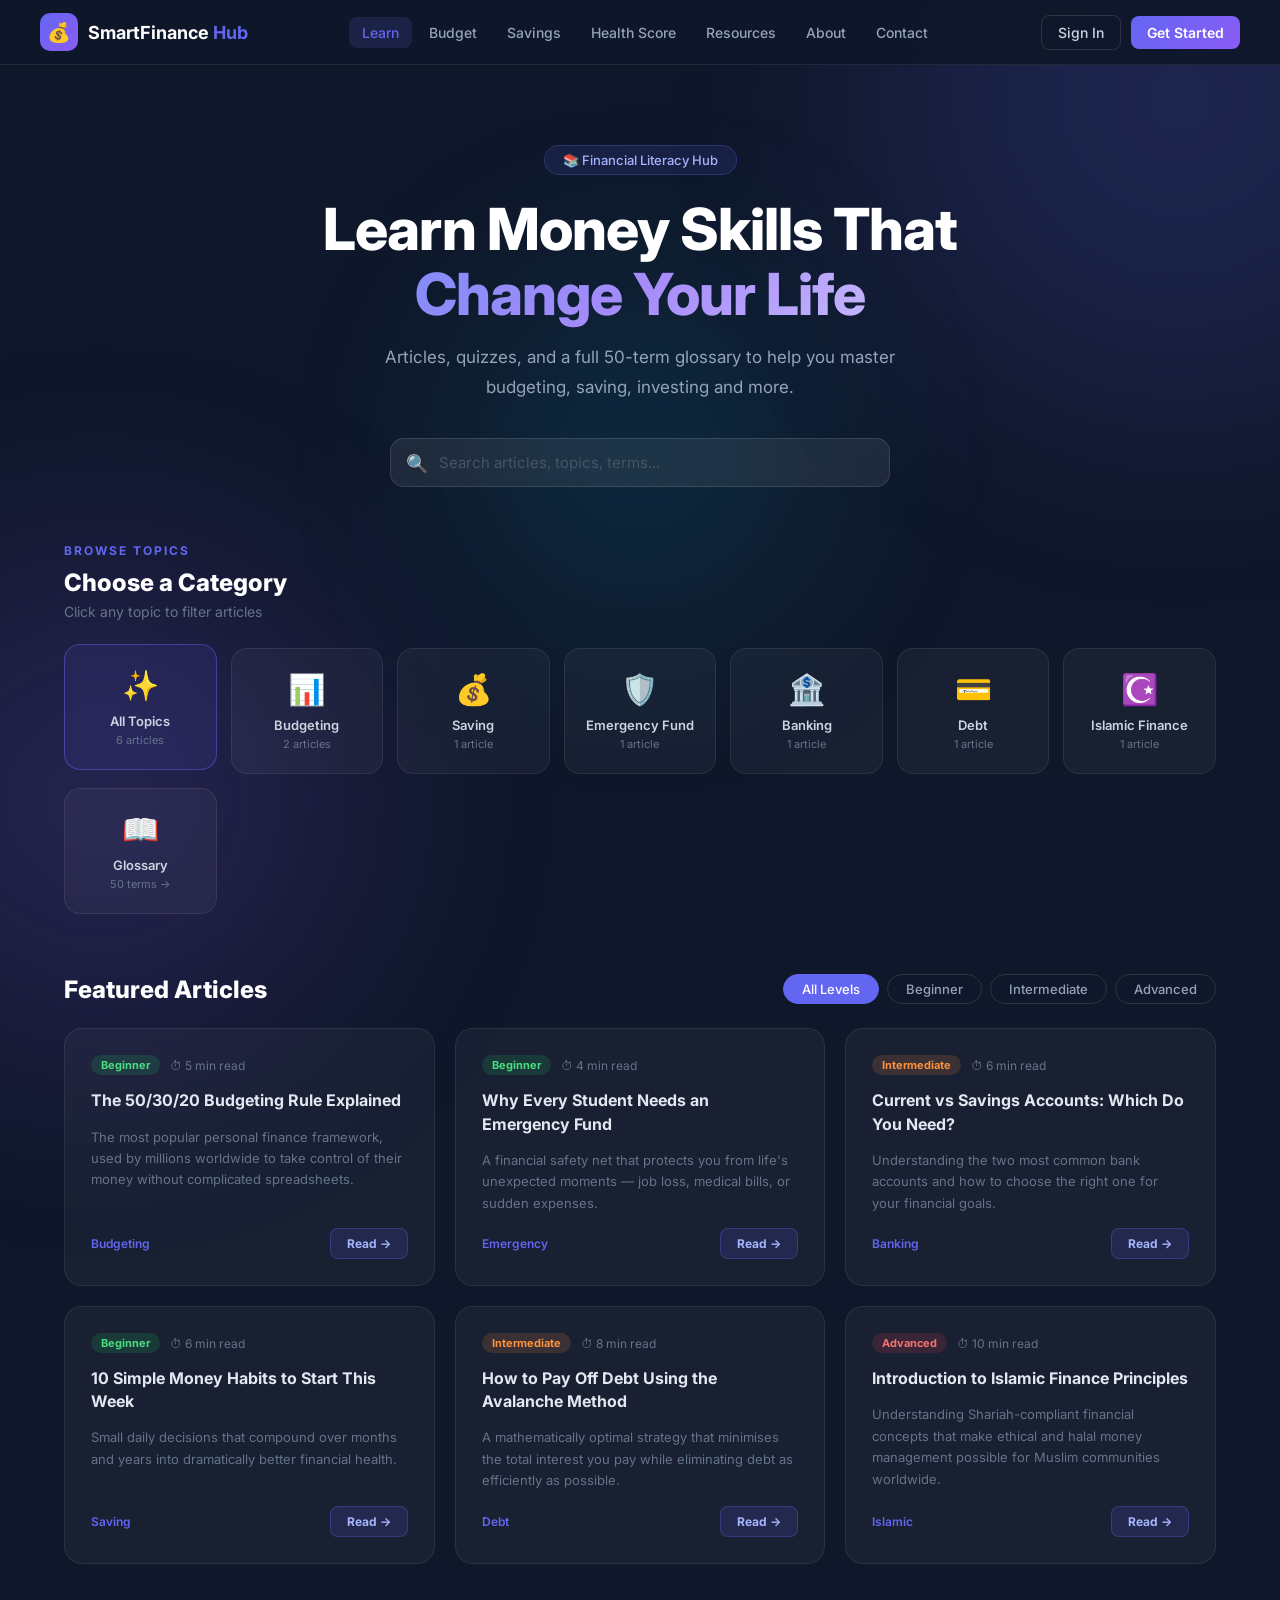
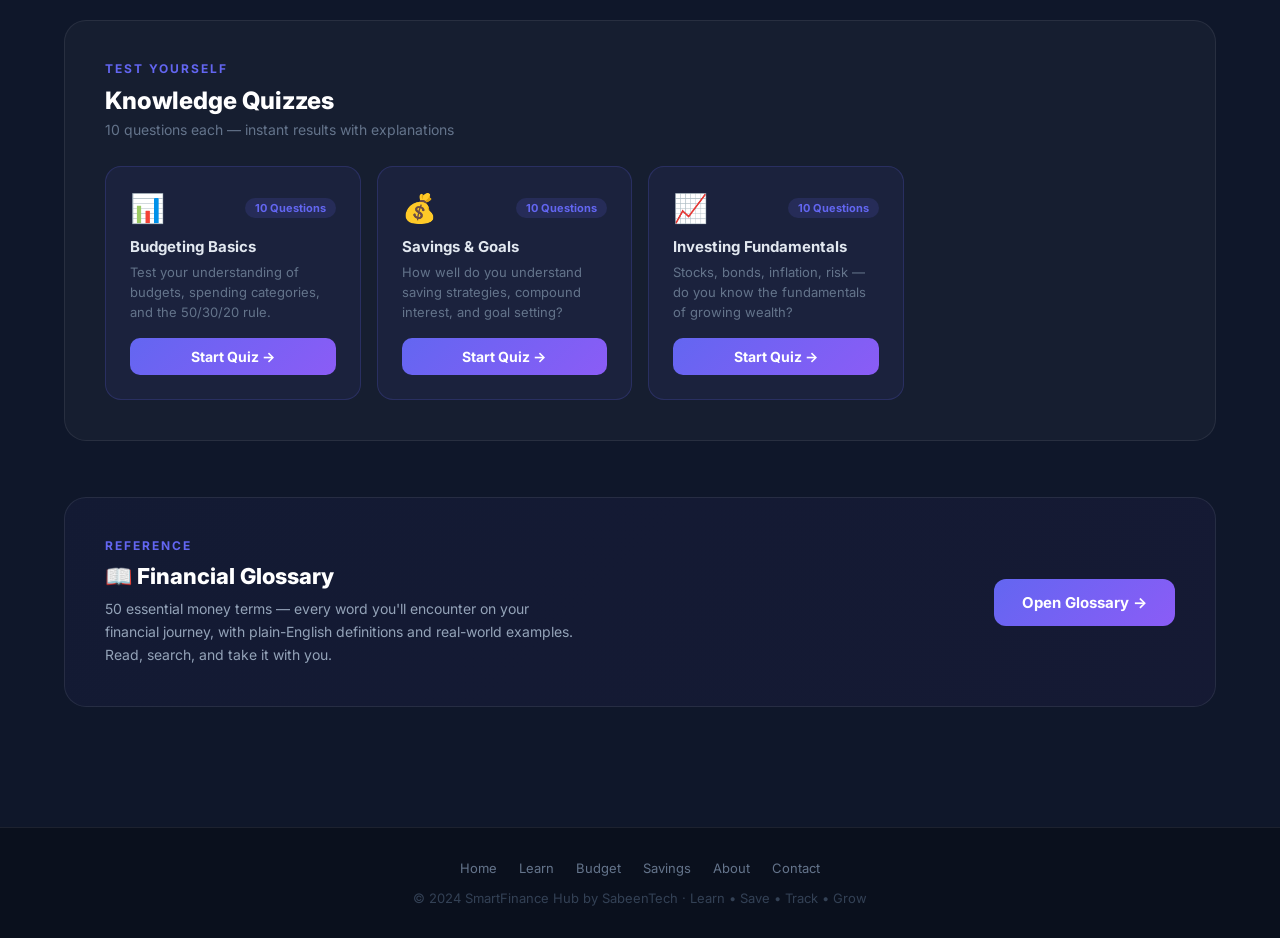
<file: pages/learn.html>
<!DOCTYPE html>
<html lang="en">
<head>
<meta charset="UTF-8"/>
<meta name="viewport" content="width=device-width, initial-scale=1.0"/>
<title>Learn — SmartFinance Hub</title>
<link rel="manifest" href="../manifest.json"/>
<link rel="preconnect" href="https://fonts.googleapis.com"/>
<link href="https://fonts.googleapis.com/css2?family=Inter:wght@300;400;500;600;700;800&display=swap" rel="stylesheet"/>
<style>
*{margin:0;padding:0;box-sizing:border-box}
:root{
  --bg:#0f172a;--bg2:#1e293b;--bg3:#0d1526;
  --surface:rgba(255,255,255,0.04);--surface2:rgba(255,255,255,0.07);
  --border:rgba(255,255,255,0.08);--border2:rgba(255,255,255,0.12);
  --indigo:#6366f1;--violet:#8b5cf6;--indigo-soft:rgba(99,102,241,0.15);
  --text:#e2e8f0;--text2:#94a3b8;--text3:#64748b;--text4:#475569;
  --green:#22c55e;--orange:#f97316;--red:#ef4444;--yellow:#eab308;
}
html{scroll-behavior:smooth}
body{font-family:'Inter',sans-serif;background:var(--bg);color:var(--text);min-height:100vh;overflow-x:hidden}

/* ── FLOATING ORBS ── */
.orb{position:fixed;border-radius:50%;filter:blur(120px);opacity:.18;pointer-events:none;z-index:0}
.orb1{width:600px;height:600px;background:var(--indigo);top:-200px;right:-200px}
.orb2{width:500px;height:500px;background:var(--violet);bottom:-150px;left:-150px}
.orb3{width:300px;height:300px;background:#06b6d4;top:50%;left:50%;transform:translate(-50%,-50%)}

/* ── NAV ── */
nav{position:sticky;top:0;z-index:200;background:rgba(15,23,42,0.92);backdrop-filter:blur(24px);border-bottom:1px solid var(--border);padding:0 24px}
.nav-inner{max-width:1200px;margin:0 auto;display:flex;align-items:center;justify-content:space-between;height:64px}
.nav-logo{display:flex;align-items:center;gap:10px;text-decoration:none}
.logo-icon{width:38px;height:38px;background:linear-gradient(135deg,var(--indigo),var(--violet));border-radius:10px;display:flex;align-items:center;justify-content:center;font-size:19px}
.logo-text{font-size:18px;font-weight:700;color:#fff}
.logo-text span{color:var(--indigo)}
.nav-links{display:flex;align-items:center;gap:4px}
.nav-links a{padding:7px 13px;border-radius:8px;text-decoration:none;color:var(--text2);font-size:14px;font-weight:500;transition:.2s}
.nav-links a:hover,.nav-links a.active{background:var(--indigo-soft);color:var(--indigo)}
.nav-cta{display:flex;gap:10px;align-items:center}
.btn-ghost{padding:8px 16px;border:1px solid var(--border2);border-radius:8px;background:transparent;color:#cbd5e1;font-size:14px;font-weight:500;cursor:pointer;text-decoration:none;font-family:'Inter',sans-serif;transition:.2s}
.btn-ghost:hover{background:var(--surface2)}
.btn-primary-sm{padding:8px 16px;background:linear-gradient(135deg,var(--indigo),var(--violet));border:none;border-radius:8px;color:#fff;font-size:14px;font-weight:600;cursor:pointer;text-decoration:none;font-family:'Inter',sans-serif;transition:opacity .2s}
.btn-primary-sm:hover{opacity:.88}

/* ── VIEWS ── */
.view{display:none;position:relative;z-index:1}
.view.active{display:block}

/* ── HERO ── */
.page-hero{padding:80px 24px 56px;text-align:center}
.hero-badge{display:inline-flex;align-items:center;gap:8px;background:rgba(99,102,241,0.12);border:1px solid rgba(99,102,241,0.28);border-radius:24px;padding:6px 18px;font-size:13px;color:#a5b4fc;font-weight:500;margin-bottom:22px}
.page-hero h1{font-size:clamp(34px,5vw,58px);font-weight:800;color:#fff;margin-bottom:16px;line-height:1.12;letter-spacing:-1px}
.page-hero h1 span{background:linear-gradient(135deg,#818cf8,#a78bfa,#c4b5fd);-webkit-background-clip:text;-webkit-text-fill-color:transparent;background-clip:text}
.page-hero p{font-size:17px;color:var(--text2);max-width:560px;margin:0 auto 36px;line-height:1.75}
.search-wrap{max-width:500px;margin:0 auto;position:relative}
.search-wrap input{width:100%;padding:14px 20px 14px 48px;background:var(--surface2);border:1px solid var(--border2);border-radius:14px;color:#fff;font-size:15px;font-family:'Inter',sans-serif;outline:none;transition:.2s}
.search-wrap input:focus{border-color:var(--indigo);background:rgba(99,102,241,0.08)}
.search-wrap input::placeholder{color:var(--text4)}
.search-icon{position:absolute;left:16px;top:50%;transform:translateY(-50%);font-size:18px;pointer-events:none}

/* ── SECTION WRAPPER ── */
.section{max-width:1200px;margin:0 auto;padding:0 24px 64px}
.sec-label{font-size:12px;font-weight:700;letter-spacing:2px;text-transform:uppercase;color:var(--indigo);margin-bottom:10px}
.sec-title{font-size:24px;font-weight:800;color:#fff;margin-bottom:6px}
.sec-sub{font-size:14px;color:var(--text3);margin-bottom:28px}

/* ── CATEGORY GRID ── */
.cat-grid{display:grid;grid-template-columns:repeat(auto-fill,minmax(140px,1fr));gap:14px;margin-bottom:60px}
.cat-card{background:var(--surface);border:1px solid var(--border);border-radius:16px;padding:22px 14px;text-align:center;cursor:pointer;transition:.25s;text-decoration:none;display:block}
.cat-card:hover,.cat-card.active-cat{transform:translateY(-4px);background:rgba(99,102,241,0.1);border-color:rgba(99,102,241,0.45)}
.cat-icon{font-size:30px;margin-bottom:10px}
.cat-name{font-size:13px;font-weight:600;color:#cbd5e1}
.cat-count{font-size:11px;color:var(--text3);margin-top:4px}

/* ── FILTER TABS ── */
.articles-header{display:flex;align-items:center;justify-content:space-between;margin-bottom:24px;flex-wrap:wrap;gap:14px}
.filter-tabs{display:flex;gap:8px;flex-wrap:wrap}
.ftab{padding:6px 18px;border-radius:20px;border:1px solid var(--border2);background:transparent;color:var(--text2);font-size:13px;font-weight:500;cursor:pointer;font-family:'Inter',sans-serif;transition:.2s}
.ftab.active,.ftab:hover{background:var(--indigo);border-color:var(--indigo);color:#fff}

/* ── ARTICLE CARDS ── */
.articles-grid{display:grid;grid-template-columns:repeat(auto-fill,minmax(300px,1fr));gap:20px;margin-bottom:56px}
.acard{background:var(--surface);border:1px solid var(--border);border-radius:18px;padding:26px;cursor:pointer;transition:.25s;display:flex;flex-direction:column;gap:14px}
.acard:hover{transform:translateY(-4px);border-color:rgba(99,102,241,0.4);background:rgba(99,102,241,0.06)}
.ameta{display:flex;align-items:center;gap:10px}
.abadge{font-size:11px;padding:3px 10px;border-radius:20px;font-weight:700}
.bg{background:rgba(34,197,94,.15);color:#4ade80}
.bi{background:rgba(251,146,60,.15);color:#fb923c}
.ba{background:rgba(239,68,68,.15);color:#f87171}
.rtime{font-size:12px;color:var(--text3)}
.atitle{font-size:16px;font-weight:700;color:var(--text);line-height:1.45}
.adesc{font-size:13px;color:var(--text3);line-height:1.65}
.afoot{display:flex;align-items:center;justify-content:space-between;margin-top:auto}
.atopic{font-size:12px;color:var(--indigo);font-weight:600}
.btn-read{padding:7px 16px;background:var(--indigo-soft);border:1px solid rgba(99,102,241,.3);border-radius:8px;color:#a5b4fc;font-size:12px;font-weight:700;cursor:pointer;font-family:'Inter',sans-serif;transition:.2s}
.btn-read:hover{background:var(--indigo);color:#fff}

/* ── QUIZ SECTION (hub) ── */
.quiz-hub{background:rgba(255,255,255,.03);border:1px solid var(--border);border-radius:22px;padding:40px;margin-bottom:56px}
.quiz-hub-grid{display:grid;grid-template-columns:repeat(auto-fill,minmax(250px,1fr));gap:16px;margin-top:24px}
.qcard{background:rgba(99,102,241,.07);border:1px solid rgba(99,102,241,.2);border-radius:16px;padding:24px;transition:.25s;cursor:pointer}
.qcard:hover{transform:translateY(-4px);border-color:var(--indigo);background:rgba(99,102,241,.14)}
.qcard-head{display:flex;justify-content:space-between;align-items:center;margin-bottom:12px}
.qcard-icon{font-size:28px}
.qcount{font-size:11px;color:var(--indigo);font-weight:700;background:var(--indigo-soft);padding:3px 10px;border-radius:20px}
.qcard-title{font-size:15px;font-weight:700;color:var(--text);margin-bottom:6px}
.qcard-desc{font-size:13px;color:var(--text3);line-height:1.55;margin-bottom:16px}
.btn-quiz{width:100%;padding:10px;background:linear-gradient(135deg,var(--indigo),var(--violet));border:none;border-radius:10px;color:#fff;font-size:14px;font-weight:700;cursor:pointer;font-family:'Inter',sans-serif;transition:opacity .2s}
.btn-quiz:hover{opacity:.85}

/* ── GLOSSARY HUB ── */
.glos-hub{border:1px solid var(--border);border-radius:22px;padding:40px;margin-bottom:56px;background:linear-gradient(135deg,rgba(99,102,241,.05),rgba(139,92,246,.05))}
.glos-hub-inner{display:flex;align-items:center;justify-content:space-between;flex-wrap:wrap;gap:24px}
.glos-hub-text h2{font-size:22px;font-weight:800;color:#fff;margin-bottom:8px}
.glos-hub-text p{font-size:14px;color:var(--text2);max-width:480px;line-height:1.65}
.btn-glos{padding:14px 28px;background:linear-gradient(135deg,var(--indigo),var(--violet));border:none;border-radius:12px;color:#fff;font-size:15px;font-weight:700;cursor:pointer;font-family:'Inter',sans-serif;white-space:nowrap;transition:opacity .2s}
.btn-glos:hover{opacity:.88}

/* ──────────────────────────────── */
/* ── READER VIEW ── */
/* ──────────────────────────────── */
#view-reader{background:var(--bg);padding-bottom:64px}
.reader-nav{max-width:860px;margin:0 auto;padding:28px 24px 0;display:flex;align-items:center;justify-content:space-between;flex-wrap:wrap;gap:12px}
.btn-back{display:inline-flex;align-items:center;gap:8px;padding:9px 18px;background:var(--surface);border:1px solid var(--border2);border-radius:10px;color:var(--text2);font-size:14px;font-weight:600;cursor:pointer;font-family:'Inter',sans-serif;transition:.2s;text-decoration:none}
.btn-back:hover{background:var(--surface2);color:#fff}
.reader-meta-top{display:flex;align-items:center;gap:10px}
.reader-wrap{max-width:860px;margin:0 auto;padding:36px 24px 0}
.reader-badge-row{display:flex;align-items:center;gap:12px;margin-bottom:20px;flex-wrap:wrap}
.r-badge{font-size:12px;padding:4px 12px;border-radius:20px;font-weight:700}
.r-topic{font-size:12px;color:var(--indigo);font-weight:700;background:var(--indigo-soft);padding:4px 12px;border-radius:20px}
.reader-title{font-size:clamp(26px,4vw,40px);font-weight:800;color:#fff;line-height:1.2;letter-spacing:-0.5px;margin-bottom:16px}
.reader-subtitle{font-size:17px;color:var(--text2);line-height:1.7;margin-bottom:32px;border-left:3px solid var(--indigo);padding-left:18px}
.reader-divider{height:1px;background:var(--border);margin:32px 0}
.reader-body h2{font-size:21px;font-weight:800;color:#fff;margin:36px 0 14px;line-height:1.3}
.reader-body h3{font-size:17px;font-weight:700;color:#c4b5fd;margin:28px 0 10px}
.reader-body p{font-size:16px;color:#cbd5e1;line-height:1.85;margin-bottom:18px}
.reader-body ul,.reader-body ol{padding-left:24px;margin-bottom:18px}
.reader-body li{font-size:15px;color:#cbd5e1;line-height:1.75;margin-bottom:8px}
.reader-body strong{color:#fff;font-weight:700}
.callout{background:rgba(99,102,241,.1);border:1px solid rgba(99,102,241,.25);border-radius:12px;padding:20px 24px;margin:28px 0}
.callout-icon{font-size:20px;margin-bottom:8px}
.callout p{margin-bottom:0;color:#a5b4fc!important}
.tip-box{background:rgba(34,197,94,.07);border:1px solid rgba(34,197,94,.2);border-radius:12px;padding:20px 24px;margin:24px 0}
.tip-box p{color:#86efac!important;margin-bottom:0}
.reader-footer{max-width:860px;margin:48px auto 0;padding:0 24px;display:flex;justify-content:space-between;flex-wrap:wrap;gap:16px;border-top:1px solid var(--border);padding-top:32px}
.btn-back-hub{padding:12px 24px;background:var(--surface);border:1px solid var(--border2);border-radius:10px;color:var(--text2);font-size:14px;font-weight:600;cursor:pointer;font-family:'Inter',sans-serif;transition:.2s}
.btn-back-hub:hover{background:var(--surface2);color:#fff}

/* ──────────────────────────────── */
/* ── QUIZ VIEW ── */
/* ──────────────────────────────── */
#view-quiz{background:var(--bg);padding-bottom:64px}
.quiz-header-bar{max-width:760px;margin:0 auto;padding:28px 24px 0;display:flex;align-items:center;justify-content:space-between;flex-wrap:wrap;gap:12px}
.quiz-progress-wrap{max-width:760px;margin:20px auto 0;padding:0 24px}
.quiz-prog-bar{height:6px;background:var(--border);border-radius:3px;overflow:hidden}
.quiz-prog-fill{height:100%;background:linear-gradient(90deg,var(--indigo),var(--violet));border-radius:3px;transition:width .4s}
.quiz-prog-label{font-size:12px;color:var(--text3);margin-top:8px}
.quiz-body{max-width:760px;margin:32px auto 0;padding:0 24px}
.quiz-q-num{font-size:12px;font-weight:700;letter-spacing:2px;text-transform:uppercase;color:var(--indigo);margin-bottom:10px}
.quiz-question{font-size:clamp(18px,3vw,24px);font-weight:800;color:#fff;line-height:1.45;margin-bottom:32px}
.options-list{display:flex;flex-direction:column;gap:12px;margin-bottom:36px}
.opt-btn{padding:16px 20px;background:var(--surface);border:1.5px solid var(--border2);border-radius:14px;color:var(--text);font-size:15px;font-weight:500;text-align:left;cursor:pointer;font-family:'Inter',sans-serif;transition:.2s;display:flex;align-items:center;gap:14px}
.opt-btn:hover:not(.disabled){background:var(--indigo-soft);border-color:rgba(99,102,241,.5);color:#fff}
.opt-btn.selected{background:rgba(99,102,241,.2);border-color:var(--indigo);color:#fff}
.opt-btn.correct{background:rgba(34,197,94,.15);border-color:rgba(34,197,94,.5);color:#4ade80}
.opt-btn.wrong{background:rgba(239,68,68,.15);border-color:rgba(239,68,68,.4);color:#f87171}
.opt-btn.disabled{cursor:not-allowed;opacity:.7}
.opt-letter{width:32px;height:32px;border-radius:8px;background:rgba(255,255,255,.07);display:flex;align-items:center;justify-content:center;font-size:13px;font-weight:700;color:var(--text2);flex-shrink:0}
.opt-btn.selected .opt-letter{background:var(--indigo);color:#fff}
.opt-btn.correct .opt-letter{background:rgba(34,197,94,.3);color:#4ade80}
.opt-btn.wrong .opt-letter{background:rgba(239,68,68,.3);color:#f87171}
.quiz-explain{background:rgba(255,255,255,.04);border:1px solid var(--border);border-radius:12px;padding:16px 20px;margin-top:16px;font-size:14px;color:var(--text2);line-height:1.65;display:none}
.quiz-explain.show{display:block}
.quiz-explain strong{color:#a5b4fc}
.quiz-actions{display:flex;gap:12px;flex-wrap:wrap}
.btn-next{padding:13px 32px;background:linear-gradient(135deg,var(--indigo),var(--violet));border:none;border-radius:12px;color:#fff;font-size:15px;font-weight:700;cursor:pointer;font-family:'Inter',sans-serif;transition:opacity .2s}
.btn-next:hover{opacity:.88}
.btn-next:disabled{opacity:.4;cursor:not-allowed}

/* RESULT */
.quiz-result{max-width:600px;margin:48px auto;padding:0 24px;text-align:center;display:none}
.result-icon{font-size:72px;margin-bottom:24px;display:block}
.result-score{font-size:clamp(48px,8vw,80px);font-weight:800;color:#fff;line-height:1;margin-bottom:4px}
.result-out{font-size:20px;color:var(--text2);margin-bottom:16px}
.result-label{font-size:18px;font-weight:700;margin-bottom:28px;padding:10px 24px;border-radius:12px;display:inline-block}
.result-breakdown{display:grid;grid-template-columns:repeat(3,1fr);gap:16px;margin-bottom:36px}
.rb-card{background:var(--surface);border:1px solid var(--border);border-radius:14px;padding:20px}
.rb-num{font-size:28px;font-weight:800}
.rb-label{font-size:12px;color:var(--text3);margin-top:4px}
.rb-correct .rb-num{color:#4ade80}
.rb-wrong .rb-num{color:#f87171}
.rb-pct .rb-num{color:#a5b4fc}
.result-actions{display:flex;gap:12px;justify-content:center;flex-wrap:wrap}
.btn-retake{padding:13px 28px;background:var(--indigo-soft);border:1px solid rgba(99,102,241,.4);border-radius:12px;color:#a5b4fc;font-size:15px;font-weight:700;cursor:pointer;font-family:'Inter',sans-serif;transition:.2s}
.btn-retake:hover{background:var(--indigo);color:#fff}
.btn-hub-back{padding:13px 28px;background:var(--surface);border:1px solid var(--border2);border-radius:12px;color:var(--text2);font-size:15px;font-weight:700;cursor:pointer;font-family:'Inter',sans-serif;transition:.2s}
.btn-hub-back:hover{background:var(--surface2);color:#fff}

/* ──────────────────────────────── */
/* ── GLOSSARY VIEW ── */
/* ──────────────────────────────── */
#view-glossary{background:var(--bg);padding-bottom:64px}
.glos-header{max-width:1000px;margin:0 auto;padding:28px 24px 0;display:flex;align-items:center;justify-content:space-between;flex-wrap:wrap;gap:12px}
.glos-hero{max-width:1000px;margin:0 auto;padding:36px 24px 0;text-align:center}
.glos-hero h1{font-size:clamp(28px,4vw,44px);font-weight:800;color:#fff;margin-bottom:12px}
.glos-hero p{font-size:15px;color:var(--text2);max-width:520px;margin:0 auto 32px;line-height:1.7}
.glos-search{max-width:400px;margin:0 auto 40px;position:relative}
.glos-search input{width:100%;padding:12px 16px 12px 44px;background:var(--surface2);border:1px solid var(--border2);border-radius:12px;color:#fff;font-size:14px;font-family:'Inter',sans-serif;outline:none;transition:.2s}
.glos-search input:focus{border-color:var(--indigo)}
.glos-search input::placeholder{color:var(--text4)}
.glos-search-icon{position:absolute;left:14px;top:50%;transform:translateY(-50%);font-size:16px;pointer-events:none}
.glos-alpha-nav{display:flex;flex-wrap:wrap;gap:6px;justify-content:center;max-width:1000px;margin:0 auto 40px;padding:0 24px}
.alpha-btn{width:34px;height:34px;border-radius:8px;background:var(--surface);border:1px solid var(--border);color:var(--text2);font-size:13px;font-weight:700;cursor:pointer;font-family:'Inter',sans-serif;display:flex;align-items:center;justify-content:center;transition:.2s}
.alpha-btn:hover,.alpha-btn.active-alpha{background:var(--indigo);border-color:var(--indigo);color:#fff}
.glos-section{max-width:1000px;margin:0 auto;padding:0 24px}
.glos-letter-group{margin-bottom:40px}
.glos-letter{font-size:28px;font-weight:800;color:var(--indigo);margin-bottom:16px;padding-bottom:8px;border-bottom:1px solid rgba(99,102,241,.2)}
.glos-grid{display:grid;grid-template-columns:repeat(auto-fill,minmax(280px,1fr));gap:14px}
.glos-card{background:var(--surface);border:1px solid var(--border);border-radius:14px;padding:20px;transition:.2s}
.glos-card:hover{border-color:rgba(99,102,241,.35);background:rgba(99,102,241,.05)}
.glos-term{font-size:15px;font-weight:700;color:#a5b4fc;margin-bottom:6px;display:flex;align-items:center;gap:8px}
.glos-tag{font-size:10px;padding:2px 8px;border-radius:10px;font-weight:700}
.tag-basic{background:rgba(34,197,94,.15);color:#4ade80}
.tag-mid{background:rgba(251,146,60,.15);color:#fb923c}
.tag-adv{background:rgba(139,92,246,.2);color:#c4b5fd}
.glos-def{font-size:13px;color:var(--text3);line-height:1.65}
.glos-example{font-size:12px;color:var(--indigo);margin-top:8px;font-style:italic;padding-top:8px;border-top:1px solid var(--border)}
.glos-back-row{max-width:1000px;margin:40px auto 0;padding:0 24px;display:flex;justify-content:center;gap:14px;flex-wrap:wrap}

/* ── FOOTER ── */
footer{position:relative;z-index:1;background:rgba(0,0,0,.3);border-top:1px solid var(--border);padding:32px 24px;text-align:center}
.footer-links{display:flex;justify-content:center;gap:22px;flex-wrap:wrap;margin-bottom:14px}
.footer-links a{color:var(--text3);text-decoration:none;font-size:13px;transition:.2s}
.footer-links a:hover{color:var(--indigo)}
.footer-copy{font-size:13px;color:#334155}

@media(max-width:768px){
  .nav-links,.nav-cta{display:none}
  .result-breakdown{grid-template-columns:repeat(3,1fr)}
  .glos-hub-inner{flex-direction:column}
}
@media(max-width:520px){
  .result-breakdown{grid-template-columns:1fr 1fr}
  .quiz-q-num{margin-top:16px}
}
</style>
</head>
<body>

<!-- FLOATING ORBS -->
<div class="orb orb1"></div>
<div class="orb orb2"></div>
<div class="orb orb3"></div>

<!-- ═══════════════════════════════════════ -->
<!--  VIEW: HUB (main learn page)           -->
<!-- ═══════════════════════════════════════ -->
<div id="view-hub" class="view active">

  <!-- NAV -->
  <nav>
    <div class="nav-inner">
      <a href="../index.html" class="nav-logo">
        <div class="logo-icon">💰</div>
        <span class="logo-text">SmartFinance <span>Hub</span></span>
      </a>
      <div class="nav-links">
        <a href="learn.html" class="active">Learn</a>
        <a href="budget.html">Budget</a>
        <a href="savings.html">Savings</a>
        <a href="score.html">Health Score</a>
        <a href="resources.html">Resources</a>
        <a href="about.html">About</a>
        <a href="contact.html">Contact</a>
      </div>
      <div class="nav-cta">
        <a href="../auth/login.html" class="btn-ghost">Sign In</a>
        <a href="../auth/signup.html" class="btn-primary-sm">Get Started</a>
      </div>
    </div>
  </nav>

  <!-- HERO -->
  <div class="page-hero">
    <div class="hero-badge">📚 Financial Literacy Hub</div>
    <h1>Learn Money Skills That<br/><span>Change Your Life</span></h1>
    <p>Articles, quizzes, and a full 50-term glossary to help you master budgeting, saving, investing and more.</p>
    <div class="search-wrap">
      <span class="search-icon">🔍</span>
      <input type="text" id="searchInput" placeholder="Search articles, topics, terms..." oninput="filterArticles()"/>
    </div>
  </div>

  <div class="section">
    <!-- CATEGORIES -->
    <div class="sec-label">Browse Topics</div>
    <div class="sec-title">Choose a Category</div>
    <div class="sec-sub">Click any topic to filter articles</div>
    <div class="cat-grid">
      <div class="cat-card active-cat" onclick="filterByCategory('all',this)"><div class="cat-icon">✨</div><div class="cat-name">All Topics</div><div class="cat-count">6 articles</div></div>
      <div class="cat-card" onclick="filterByCategory('Budgeting',this)"><div class="cat-icon">📊</div><div class="cat-name">Budgeting</div><div class="cat-count">2 articles</div></div>
      <div class="cat-card" onclick="filterByCategory('Saving',this)"><div class="cat-icon">💰</div><div class="cat-name">Saving</div><div class="cat-count">1 article</div></div>
      <div class="cat-card" onclick="filterByCategory('Emergency',this)"><div class="cat-icon">🛡️</div><div class="cat-name">Emergency Fund</div><div class="cat-count">1 article</div></div>
      <div class="cat-card" onclick="filterByCategory('Banking',this)"><div class="cat-icon">🏦</div><div class="cat-name">Banking</div><div class="cat-count">1 article</div></div>
      <div class="cat-card" onclick="filterByCategory('Debt',this)"><div class="cat-icon">💳</div><div class="cat-name">Debt</div><div class="cat-count">1 article</div></div>
      <div class="cat-card" onclick="filterByCategory('Islamic',this)"><div class="cat-icon">☪️</div><div class="cat-name">Islamic Finance</div><div class="cat-count">1 article</div></div>
      <div class="cat-card" onclick="showView('view-glossary')"><div class="cat-icon">📖</div><div class="cat-name">Glossary</div><div class="cat-count">50 terms →</div></div>
    </div>

    <!-- ARTICLES -->
    <div class="articles-header">
      <div><div class="sec-title" style="margin-bottom:0">Featured Articles</div></div>
      <div class="filter-tabs">
        <button class="ftab active" onclick="filterLevel('all',this)">All Levels</button>
        <button class="ftab" onclick="filterLevel('Beginner',this)">Beginner</button>
        <button class="ftab" onclick="filterLevel('Intermediate',this)">Intermediate</button>
        <button class="ftab" onclick="filterLevel('Advanced',this)">Advanced</button>
      </div>
    </div>

    <div class="articles-grid" id="articlesGrid">
      <!-- Cards injected by JS -->
    </div>

    <!-- QUIZ HUB -->
    <div class="quiz-hub">
      <div class="sec-label">Test Yourself</div>
      <div class="sec-title">Knowledge Quizzes</div>
      <div class="sec-sub">10 questions each — instant results with explanations</div>
      <div class="quiz-hub-grid">
        <div class="qcard" onclick="startQuiz('budgeting')">
          <div class="qcard-head"><span class="qcard-icon">📊</span><span class="qcount">10 Questions</span></div>
          <div class="qcard-title">Budgeting Basics</div>
          <div class="qcard-desc">Test your understanding of budgets, spending categories, and the 50/30/20 rule.</div>
          <button class="btn-quiz">Start Quiz →</button>
        </div>
        <div class="qcard" onclick="startQuiz('savings')">
          <div class="qcard-head"><span class="qcard-icon">💰</span><span class="qcount">10 Questions</span></div>
          <div class="qcard-title">Savings &amp; Goals</div>
          <div class="qcard-desc">How well do you understand saving strategies, compound interest, and goal setting?</div>
          <button class="btn-quiz">Start Quiz →</button>
        </div>
        <div class="qcard" onclick="startQuiz('investing')">
          <div class="qcard-head"><span class="qcard-icon">📈</span><span class="qcount">10 Questions</span></div>
          <div class="qcard-title">Investing Fundamentals</div>
          <div class="qcard-desc">Stocks, bonds, inflation, risk — do you know the fundamentals of growing wealth?</div>
          <button class="btn-quiz">Start Quiz →</button>
        </div>
      </div>
    </div>

    <!-- GLOSSARY BLOCK -->
    <div class="glos-hub">
      <div class="glos-hub-inner">
        <div class="glos-hub-text">
          <div class="sec-label">Reference</div>
          <h2>📖 Financial Glossary</h2>
          <p>50 essential money terms — every word you'll encounter on your financial journey, with plain-English definitions and real-world examples. Read, search, and take it with you.</p>
        </div>
        <button class="btn-glos" onclick="showView('view-glossary')">Open Glossary →</button>
      </div>
    </div>

  </div><!-- /section -->

  <footer>
    <div class="footer-links">
      <a href="../index.html">Home</a><a href="learn.html">Learn</a><a href="budget.html">Budget</a>
      <a href="savings.html">Savings</a><a href="about.html">About</a><a href="contact.html">Contact</a>
    </div>
    <div class="footer-copy">© 2024 SmartFinance Hub by SabeenTech · Learn • Save • Track • Grow</div>
  </footer>
</div><!-- /view-hub -->


<!-- ═══════════════════════════════════════ -->
<!--  VIEW: ARTICLE READER                  -->
<!-- ═══════════════════════════════════════ -->
<div id="view-reader" class="view">
  <nav>
    <div class="nav-inner">
      <a href="../index.html" class="nav-logo">
        <div class="logo-icon">💰</div>
        <span class="logo-text">SmartFinance <span>Hub</span></span>
      </a>
      <div class="nav-cta">
        <a href="../auth/login.html" class="btn-ghost">Sign In</a>
        <a href="../auth/signup.html" class="btn-primary-sm">Get Started</a>
      </div>
    </div>
  </nav>
  <div class="reader-nav">
    <button class="btn-back" onclick="showView('view-hub')">← Back to Learn</button>
    <div class="reader-meta-top" id="readerMetaTop"></div>
  </div>
  <div class="reader-wrap">
    <div class="reader-badge-row" id="readerBadgeRow"></div>
    <h1 class="reader-title" id="readerTitle"></h1>
    <p class="reader-subtitle" id="readerSubtitle"></p>
    <div class="reader-divider"></div>
    <div class="reader-body" id="readerBody"></div>
  </div>
  <div class="reader-footer">
    <button class="btn-back-hub" onclick="showView('view-hub')">← Back to Learn Hub</button>
    <button class="btn-primary-sm" onclick="showView('view-hub')">Explore More Articles</button>
  </div>
</div>


<!-- ═══════════════════════════════════════ -->
<!--  VIEW: QUIZ                            -->
<!-- ═══════════════════════════════════════ -->
<div id="view-quiz" class="view">
  <nav>
    <div class="nav-inner">
      <a href="../index.html" class="nav-logo">
        <div class="logo-icon">💰</div>
        <span class="logo-text">SmartFinance <span>Hub</span></span>
      </a>
      <div class="nav-cta">
        <button class="btn-ghost" onclick="showView('view-hub')">← Back to Learn</button>
      </div>
    </div>
  </nav>
  <div class="quiz-header-bar">
    <div id="quizTitle" style="font-size:18px;font-weight:800;color:#fff"></div>
    <div id="quizScoreTrack" style="font-size:13px;color:var(--text3)"></div>
  </div>
  <div class="quiz-progress-wrap">
    <div class="quiz-prog-bar"><div class="quiz-prog-fill" id="quizProgFill" style="width:0%"></div></div>
    <div class="quiz-prog-label" id="quizProgLabel"></div>
  </div>
  <div class="quiz-body" id="quizBody">
    <!-- Q rendered by JS -->
  </div>
  <!-- RESULT -->
  <div class="quiz-result" id="quizResult">
    <span class="result-icon" id="resultIcon"></span>
    <div class="result-score" id="resultScore"></div>
    <div class="result-out" id="resultOut"></div>
    <div class="result-label" id="resultLabel"></div>
    <div class="result-breakdown">
      <div class="rb-card rb-correct"><div class="rb-num" id="rbCorrect"></div><div class="rb-label">Correct</div></div>
      <div class="rb-card rb-wrong"><div class="rb-num" id="rbWrong"></div><div class="rb-label">Incorrect</div></div>
      <div class="rb-card rb-pct"><div class="rb-num" id="rbPct"></div><div class="rb-label">Score</div></div>
    </div>
    <div class="result-actions">
      <button class="btn-retake" onclick="retakeQuiz()">🔄 Retake Quiz</button>
      <button class="btn-hub-back" onclick="showView('view-hub')">← Back to Learn</button>
    </div>
  </div>
</div>


<!-- ═══════════════════════════════════════ -->
<!--  VIEW: GLOSSARY                        -->
<!-- ═══════════════════════════════════════ -->
<div id="view-glossary" class="view">
  <nav>
    <div class="nav-inner">
      <a href="../index.html" class="nav-logo">
        <div class="logo-icon">💰</div>
        <span class="logo-text">SmartFinance <span>Hub</span></span>
      </a>
      <div class="nav-cta">
        <a href="../auth/login.html" class="btn-ghost">Sign In</a>
        <a href="../auth/signup.html" class="btn-primary-sm">Get Started</a>
      </div>
    </div>
  </nav>
  <div class="glos-header">
    <button class="btn-back" onclick="showView('view-hub')">← Back to Learn</button>
  </div>
  <div class="glos-hero">
    <div class="hero-badge">📖 50 Essential Terms</div>
    <h1>Financial Glossary</h1>
    <p>Every money term you'll encounter — with plain-English definitions and real-world examples to make each one stick.</p>
    <div class="glos-search">
      <span class="glos-search-icon">🔍</span>
      <input type="text" id="glosSearch" placeholder="Search terms..." oninput="filterGlossary()"/>
    </div>
  </div>
  <div class="glos-alpha-nav" id="glosAlphaNav">
    <!-- injected by JS -->
  </div>
  <div class="glos-section" id="glosSection">
    <!-- injected by JS -->
  </div>
  <div class="glos-back-row">
    <button class="btn-back-hub" onclick="showView('view-hub')">← Back to Learn Hub</button>
    <a href="../auth/signup.html" class="btn-primary-sm" style="padding:13px 28px;border-radius:12px;font-size:15px;font-weight:700">Start Your Journey →</a>
  </div>
</div>


<!-- ═══════════════════════════════════════ -->
<!--  DATA + LOGIC                          -->
<!-- ═══════════════════════════════════════ -->
<script>
/* ─── VIEW SWITCHER ─── */
function showView(id){
  document.querySelectorAll('.view').forEach(v=>v.classList.remove('active'));
  document.getElementById(id).classList.add('active');
  window.scrollTo({top:0,behavior:'smooth'});
  if(id==='view-glossary') renderGlossary();
}

/* ─────────────────────────────────────────── */
/* ARTICLES DATA                               */
/* ─────────────────────────────────────────── */
const ARTICLES = [
  {
    id:'a1',
    title:'The 50/30/20 Budgeting Rule Explained',
    subtitle:'The most popular personal finance framework, used by millions worldwide to take control of their money without complicated spreadsheets.',
    badge:'Beginner',
    rtime:'5 min read',
    topic:'Budgeting',
    body:`
      <h2>What is the 50/30/20 Rule?</h2>
      <p>The 50/30/20 rule is a simple budgeting framework created to help people manage their money by dividing their <strong>after-tax income</strong> into three broad categories: needs, wants, and savings. It was popularised by US Senator Elizabeth Warren in her book <em>All Your Worth</em>.</p>
      <p>The beauty of this rule is its simplicity. You don't need a finance degree. You don't need a complicated app. You just need to know your take-home pay and divide it into three buckets.</p>
      <div class="callout"><div class="callout-icon">💡</div><p><strong>Key insight:</strong> Most budgeting systems fail because they're too detailed. The 50/30/20 rule succeeds because it's broad enough to be flexible and simple enough to actually follow.</p></div>
      <h2>The Three Buckets</h2>
      <h3>50% — Needs</h3>
      <p>This is money you <strong>must</strong> spend to live and work. These are non-negotiable expenses that would cause serious problems if unpaid. Examples include:</p>
      <ul>
        <li>Rent or mortgage payments</li>
        <li>Utility bills (electricity, water, internet)</li>
        <li>Groceries and basic food</li>
        <li>Transport to work</li>
        <li>Minimum debt repayments</li>
        <li>Health insurance</li>
      </ul>
      <h3>30% — Wants</h3>
      <p>These are things that improve your life but aren't strictly necessary. You could survive without them, but they add comfort, joy, and quality to daily living. Examples include:</p>
      <ul>
        <li>Eating out at restaurants</li>
        <li>Streaming subscriptions (Netflix, Spotify)</li>
        <li>Hobbies and entertainment</li>
        <li>Gym membership</li>
        <li>Travel and holidays</li>
        <li>Clothing beyond basics</li>
      </ul>
      <h3>20% — Savings &amp; Debt Repayment</h3>
      <p>This is the most important bucket. It's money that works for your <strong>future self</strong>. This includes:</p>
      <ul>
        <li>Emergency fund contributions</li>
        <li>Retirement savings</li>
        <li>Investments</li>
        <li>Extra debt repayments (above the minimum)</li>
        <li>Savings goals (laptop, education, travel)</li>
      </ul>
      <h2>A Real-World Example</h2>
      <p>Suppose your monthly take-home salary is <strong>PKR 80,000</strong>. Here's how the 50/30/20 rule applies:</p>
      <ul>
        <li>50% Needs → PKR 40,000 (rent, food, bills, transport)</li>
        <li>30% Wants → PKR 24,000 (dining, subscriptions, hobbies)</li>
        <li>20% Savings → PKR 16,000 (emergency fund, investments, goals)</li>
      </ul>
      <div class="tip-box"><p>💡 <strong>Pro Tip:</strong> If your needs exceed 50%, don't panic. Start by simply tracking where your money goes for one month. Awareness is the first step to change.</p></div>
      <h2>Adapting the Rule to Your Life</h2>
      <p>The 50/30/20 rule is a guideline, not a law. As a student in Pakistan, your numbers might look different — rent could take 60% of your income. That's okay. The principle still applies: prioritise needs, be intentional about wants, and always save something, even if it's just 5% to start.</p>
      <p>The most important thing is to <strong>start somewhere</strong>. A budget that's 80% perfect and actually followed is infinitely better than a perfect budget that never gets used.</p>
      <h2>How SmartFinance Hub Helps</h2>
      <p>Use the <strong>Budget Planner</strong> page to enter your income and track your expenses automatically against these three categories. Your Financial Health Score will improve as your savings percentage grows over time.</p>
    `
  },
  {
    id:'a2',
    title:'Why Every Student Needs an Emergency Fund',
    subtitle:'A financial safety net that protects you from life\'s unexpected moments — job loss, medical bills, or sudden expenses.',
    badge:'Beginner',
    rtime:'4 min read',
    topic:'Emergency',
    body:`
      <h2>What is an Emergency Fund?</h2>
      <p>An emergency fund is money set aside specifically for <strong>unexpected, urgent expenses</strong>. It's not for holidays. It's not for new phones. It's a financial parachute for when life goes wrong — and at some point, life always goes wrong.</p>
      <p>Financial experts universally recommend having <strong>3 to 6 months</strong> of living expenses saved in an easily accessible account. For students, even a 1-month emergency fund makes a dramatic difference in financial stress.</p>
      <div class="callout"><div class="callout-icon">⚠️</div><p><strong>Reality check:</strong> 60% of people globally cannot cover a PKR 50,000 emergency without borrowing. An emergency fund is what separates financially stable people from financially stressed ones.</p></div>
      <h2>What Counts as an Emergency?</h2>
      <p>True emergencies are events that are unexpected, necessary, and urgent. Examples include:</p>
      <ul>
        <li>Medical expenses not covered by insurance</li>
        <li>Emergency travel (family illness)</li>
        <li>Urgent laptop or phone repair (if you study/work on it)</li>
        <li>Sudden job loss (if you're freelancing or part-time)</li>
        <li>Unexpected rent issues</li>
      </ul>
      <p>What does NOT count as an emergency: sales, new gadgets, concerts, or spontaneous trips.</p>
      <h2>How to Build One on a Student Budget</h2>
      <h3>Step 1: Set a realistic target</h3>
      <p>Calculate your essential monthly expenses (rent + food + transport + bills). Multiply by 3. That's your goal. Don't be intimidated — you'll build it gradually.</p>
      <h3>Step 2: Automate small contributions</h3>
      <p>Set up an automatic transfer of even PKR 2,000–5,000 per month into a separate savings account. The key word is <strong>separate</strong> — if it's in your main account, you'll spend it.</p>
      <h3>Step 3: Use windfalls</h3>
      <p>Eid money, birthday gifts, freelance payments, tax refunds — direct all unexpected income straight to your emergency fund until it's fully funded.</p>
      <div class="tip-box"><p>💡 <strong>Golden Rule:</strong> Once you use your emergency fund, treat replenishing it as your #1 financial priority before resuming other savings goals.</p></div>
      <h2>Where to Keep It</h2>
      <p>Your emergency fund should be in a <strong>high-yield savings account</strong> — accessible within 1–2 days, but not so easy to access that you'll dip into it casually. Do not invest it in stocks or mutual funds, as market values fluctuate.</p>
      <h2>The Psychological Benefit</h2>
      <p>Studies show that people with even a small emergency fund report dramatically lower financial stress. Knowing you have a cushion changes your relationship with money. You make better decisions, take fewer desperate risks, and sleep better at night.</p>
    `
  },
  {
    id:'a3',
    title:'Current vs Savings Accounts: Which Do You Need?',
    subtitle:'Understanding the two most common bank accounts and how to choose the right one for your financial goals.',
    badge:'Intermediate',
    rtime:'6 min read',
    topic:'Banking',
    body:`
      <h2>The Two Main Account Types</h2>
      <p>When you open a bank account in Pakistan or anywhere else, you'll typically choose between a <strong>current account</strong> and a <strong>savings account</strong>. They serve very different purposes, and many financially savvy people use both simultaneously.</p>
      <h2>Current Account — Your Day-to-Day Account</h2>
      <p>A current account is designed for <strong>frequent transactions</strong>. It's where your salary lands, your bills are paid, and your daily spending flows through. Key features:</p>
      <ul>
        <li><strong>No limit</strong> on the number of withdrawals or deposits</li>
        <li>Comes with a debit card and cheque book</li>
        <li>Usually earns <strong>zero interest</strong></li>
        <li>May have a minimum balance requirement</li>
        <li>Overdraft facility sometimes available</li>
      </ul>
      <div class="callout"><div class="callout-icon">🏦</div><p><strong>Use current accounts for:</strong> receiving salary, paying bills, everyday purchases, business transactions.</p></div>
      <h2>Savings Account — Your Money-Growing Account</h2>
      <p>A savings account is designed to hold money you're <strong>not planning to spend immediately</strong>. In return, the bank pays you interest. Features:</p>
      <ul>
        <li>Earns <strong>profit/interest</strong> (typically 10–14% per annum at Pakistani banks in 2024)</li>
        <li>Limited withdrawals per month (usually 4–6)</li>
        <li>Lower minimum balance requirements</li>
        <li>Islamic banks offer Mudarabah-based profit sharing instead of interest</li>
      </ul>
      <h2>Which Should You Open?</h2>
      <p>For most students and young professionals, the answer is <strong>both</strong>. Here's how to use them together:</p>
      <ul>
        <li>Salary → Current Account (spending money)</li>
        <li>20% savings → Savings Account immediately on payday</li>
        <li>Emergency fund → Separate savings account</li>
      </ul>
      <div class="tip-box"><p>💡 <strong>Practical tip:</strong> Set up an automatic transfer from your current to savings account on the day your salary arrives. Pay yourself first — before you have a chance to spend it.</p></div>
      <h2>Islamic Banking Options in Pakistan</h2>
      <p>If you prefer Shariah-compliant banking, Pakistani banks like Meezan Bank, Bank Islami, and Al Baraka offer profit-sharing savings accounts based on Mudarabah principles. These function similarly to conventional savings accounts but earn halal profit instead of interest (riba).</p>
      <h2>What to Look For When Choosing a Bank</h2>
      <ul>
        <li>Profit rate on savings (compare between banks)</li>
        <li>Monthly fee structure</li>
        <li>ATM network and charges</li>
        <li>Mobile app quality</li>
        <li>Minimum balance requirements</li>
      </ul>
    `
  },
  {
    id:'a4',
    title:'10 Simple Money Habits to Start This Week',
    subtitle:'Small daily decisions that compound over months and years into dramatically better financial health.',
    badge:'Beginner',
    rtime:'6 min read',
    topic:'Saving',
    body:`
      <h2>Why Habits Beat Willpower</h2>
      <p>Willpower is a limited resource — it depletes throughout the day. Habits, on the other hand, run on autopilot. The secret to long-term financial health isn't discipline; it's building systems that make the right behaviour the easy behaviour.</p>
      <p>Here are 10 habits that take under 10 minutes each to start but deliver compounding results for years.</p>
      <h2>The 10 Habits</h2>
      <h3>1. Track Every Expense for 30 Days</h3>
      <p>You cannot manage what you don't measure. For just one month, write down or log every single rupee you spend. Most people are shocked by what they find. This awareness alone changes spending behaviour.</p>
      <h3>2. Pay Yourself First</h3>
      <p>The moment your salary arrives, immediately transfer your savings target to a separate account. What's left is what you're allowed to spend. This reverses the typical pattern of spending first and saving whatever's left (which is usually nothing).</p>
      <h3>3. Apply the 24-Hour Rule</h3>
      <p>For any non-essential purchase above a set amount (say PKR 3,000), wait 24 hours before buying. Most impulse desires disappear overnight. This single rule can cut discretionary spending by 20–30%.</p>
      <h3>4. Cancel Unused Subscriptions</h3>
      <p>Go through your bank statements and identify every recurring charge. Cancel anything you haven't used in the past 30 days. Most people have 2–4 subscriptions they've completely forgotten about.</p>
      <div class="callout"><div class="callout-icon">📱</div><p><strong>Quick win:</strong> Check your phone's subscriptions section right now. That PKR 800/month you forgot about adds up to PKR 9,600 per year.</p></div>
      <h3>5. Make a Grocery List (and Stick to It)</h3>
      <p>Supermarkets are designed to make you spend more. A written list reduces grocery spending by 20–25% on average. Eat before you shop. Never shop hungry.</p>
      <h3>6. Cook at Home More Often</h3>
      <p>Eating out costs 3–5x more than cooking the same meal at home. Even cooking 3 extra meals per week at home instead of ordering can save PKR 5,000–8,000 monthly for a student in a major city.</p>
      <h3>7. Review Your Budget Weekly (10 Minutes)</h3>
      <p>Every Sunday, spend 10 minutes checking your budget. Are you on track? Did anything unexpected happen? Adjust the coming week accordingly. This tiny weekly review prevents small deviations from becoming big problems.</p>
      <h3>8. Set Specific Savings Goals</h3>
      <p>Saving PKR 100,000 feels vague. Saving for a <em>MacBook Air by December</em> is motivating. Give every savings goal a name, a target amount, and a deadline. Use the Savings Goals page to track them visually.</p>
      <h3>9. Learn One New Money Concept Per Week</h3>
      <p>Spend 15 minutes each week on this Learn hub. After one year, you'll have a better financial education than most adults twice your age. Knowledge compounds just like money.</p>
      <h3>10. Celebrate Small Wins</h3>
      <p>Hit your savings target this month? Acknowledge it. Paid off a debt? Mark the occasion. The brain responds to rewards, and celebrating financial wins (without spending money to celebrate!) reinforces positive behaviour.</p>
      <div class="tip-box"><p>💡 <strong>Start with just one:</strong> Don't try all 10 at once. Pick the single habit that would make the biggest immediate difference in your situation and do only that for 30 days. Then add the next one.</p></div>
    `
  },
  {
    id:'a5',
    title:'How to Pay Off Debt Using the Avalanche Method',
    subtitle:'A mathematically optimal strategy that minimises the total interest you pay while eliminating debt as efficiently as possible.',
    badge:'Intermediate',
    rtime:'8 min read',
    topic:'Debt',
    body:`
      <h2>Two Debt Payoff Strategies</h2>
      <p>When you have multiple debts — credit cards, student loans, personal loans — you have a choice about which order to pay them off. Two popular strategies exist: the <strong>Debt Snowball</strong> (pay smallest balance first) and the <strong>Debt Avalanche</strong> (pay highest interest rate first).</p>
      <p>The Snowball feels motivating. The Avalanche saves you the most money. This article explains the Avalanche.</p>
      <h2>How the Avalanche Method Works</h2>
      <p>The logic is simple: <strong>high-interest debt costs you the most money per month</strong>. Eliminating it first stops the bleeding fastest. Here's the exact process:</p>
      <ol>
        <li>List all your debts with their balances and interest rates</li>
        <li>Pay the <strong>minimum payment</strong> on every debt every month (non-negotiable)</li>
        <li>Put every single extra rupee toward the <strong>highest interest rate debt</strong></li>
        <li>When that debt is gone, redirect its entire payment to the next highest rate</li>
        <li>Repeat until all debt is eliminated</li>
      </ol>
      <div class="callout"><div class="callout-icon">🧮</div><p><strong>Example:</strong> Credit card at 36% interest, personal loan at 18%, student loan at 8%. Attack the credit card first — it's costing you the most money every single month.</p></div>
      <h2>A Concrete Example</h2>
      <p>Suppose you have three debts and PKR 25,000 per month to put toward them:</p>
      <ul>
        <li>Credit Card: PKR 80,000 at 36% — minimum PKR 3,000/month</li>
        <li>Personal Loan: PKR 150,000 at 18% — minimum PKR 5,000/month</li>
        <li>Student Loan: PKR 200,000 at 8% — minimum PKR 4,000/month</li>
      </ul>
      <p>Total minimums: PKR 12,000. Extra money: PKR 13,000. The Avalanche directs all PKR 13,000 at the credit card (36% rate) until it's gone. Then that PKR 16,000 (original minimum + freed payment) attacks the personal loan. This approach saves significantly more in interest versus paying equal amounts on each.</p>
      <h3>Avalanche vs Snowball: Which to Choose?</h3>
      <p>Choose <strong>Avalanche</strong> if you are mathematically motivated and want to minimise total interest paid. Choose <strong>Snowball</strong> if you need quick psychological wins to stay motivated. Both work — the best method is the one you actually stick to.</p>
      <div class="tip-box"><p>💡 <strong>Critical rule:</strong> Never miss a minimum payment on any debt. Late fees and penalty rates can completely wipe out the savings you're working toward. Set up automatic minimum payments first, then direct extras manually.</p></div>
      <h2>Tracking Your Progress</h2>
      <p>Use SmartFinance Hub's Budget Planner to categorise debt payments and visualise your progress each month. Watching the numbers decrease is deeply motivating and helps you stay committed to the strategy.</p>
    `
  },
  {
    id:'a6',
    title:'Introduction to Islamic Finance Principles',
    subtitle:'Understanding Shariah-compliant financial concepts that make ethical and halal money management possible for Muslim communities worldwide.',
    badge:'Advanced',
    rtime:'10 min read',
    topic:'Islamic',
    body:`
      <h2>What is Islamic Finance?</h2>
      <p>Islamic finance is a financial system that operates in accordance with <strong>Islamic law (Shariah)</strong>. Its core principles are derived from the Quran and Sunnah, with guidance from modern Shariah scholars who apply these principles to contemporary financial products.</p>
      <p>The global Islamic finance industry manages over <strong>$3 trillion in assets</strong> and operates across more than 80 countries. In Pakistan, Islamic banking accounts for approximately 20% of total banking assets and is rapidly growing.</p>
      <h2>Core Prohibitions</h2>
      <h3>Riba (Interest)</h3>
      <p>The most fundamental prohibition. <strong>Riba</strong> means any predetermined, guaranteed return on a loan or deposit, regardless of the outcome of the underlying activity. This covers bank interest, credit card charges, and most conventional bonds.</p>
      <div class="callout"><div class="callout-icon">☪️</div><p><strong>Key principle:</strong> Money has no intrinsic value in Islam — it's a medium of exchange. It should not generate more money simply by existing. Returns must come from real economic activity.</p></div>
      <h3>Gharar (Excessive Uncertainty)</h3>
      <p>Contracts with excessive ambiguity or speculation are prohibited. This affects certain insurance products and derivative financial instruments.</p>
      <h3>Maysir (Gambling)</h3>
      <p>Any financial activity that resembles gambling — where one party's gain is necessarily another's loss with outcomes based purely on chance — is prohibited. This affects conventional futures and options trading.</p>
      <h2>Key Halal Financial Instruments</h2>
      <h3>Murabaha (Cost-Plus Financing)</h3>
      <p>The bank buys an asset (car, property, equipment) and sells it to you at a <strong>pre-agreed higher price</strong>, payable in instalments. The profit is determined upfront and fixed — not charged on a time basis like interest.</p>
      <h3>Mudarabah (Profit-Sharing)</h3>
      <p>One party provides capital, another provides expertise and effort. <strong>Profits are shared</strong> according to a pre-agreed ratio. Losses fall on the capital provider. This is the basis of most Islamic savings accounts in Pakistan.</p>
      <h3>Musharakah (Partnership)</h3>
      <p>Both parties contribute capital to a business venture and <strong>share profits and losses</strong> proportionally. Used in Islamic home financing (diminishing Musharakah) where you gradually buy out the bank's share.</p>
      <h3>Sukuk (Islamic Bonds)</h3>
      <p>Instead of lending money for interest, Sukuk represent <strong>ownership in a real asset</strong>. Returns come from the performance of that asset, not from interest. Pakistan's government regularly issues Sukuk bonds accessible to retail investors.</p>
      <h3>Takaful (Islamic Insurance)</h3>
      <p>A cooperative model where participants contribute to a shared pool. Claims are paid from this pool, and surpluses are returned to participants — distinct from conventional insurance which involves gharar.</p>
      <div class="tip-box"><p>💡 <strong>For Pakistan:</strong> Meezan Bank, Bank Islami, Dubai Islamic Bank Pakistan, Al Baraka Bank, and Faysal Bank's Islamic window all offer Shariah-compliant products. Always check that products are certified by the bank's internal Shariah board.</p></div>
      <h2>Practical Steps for Shariah-Compliant Finance</h2>
      <ul>
        <li>Open a Mudarabah savings account at an Islamic bank</li>
        <li>Use Murabaha for car or home financing instead of conventional loans</li>
        <li>Invest in Shariah-compliant mutual funds (available through NAFA, Meezan, etc.)</li>
        <li>Explore government Sukuk for fixed-income halal investment</li>
        <li>Get Takaful instead of conventional life and health insurance</li>
      </ul>
    `
  }
];

/* ─── ARTICLE CARD RENDERER ─── */
const LEVEL_CLASS = {Beginner:'bg',Intermediate:'bi',Advanced:'ba'};

function renderArticles(filtered){
  const grid = document.getElementById('articlesGrid');
  if(!filtered.length){
    grid.innerHTML=`<div style="grid-column:1/-1;text-align:center;padding:48px;color:var(--text3);font-size:15px">No articles found. Try a different search or filter.</div>`;
    return;
  }
  grid.innerHTML = filtered.map(a=>`
    <div class="acard" onclick="openArticle('${a.id}')">
      <div class="ameta">
        <span class="abadge ${LEVEL_CLASS[a.badge]}">${a.badge}</span>
        <span class="rtime">⏱ ${a.rtime}</span>
      </div>
      <div class="atitle">${a.title}</div>
      <div class="adesc">${a.subtitle}</div>
      <div class="afoot">
        <span class="atopic">${a.topic}</span>
        <button class="btn-read" onclick="event.stopPropagation();openArticle('${a.id}')">Read →</button>
      </div>
    </div>
  `).join('');
}

let currentLevel='all', currentCat='all', currentSearch='';

function filterArticles(){
  currentSearch=document.getElementById('searchInput').value.toLowerCase();
  applyFilters();
}
function filterLevel(level,el){
  currentLevel=level;
  document.querySelectorAll('.ftab').forEach(t=>t.classList.remove('active'));
  el.classList.add('active');
  applyFilters();
}
function filterByCategory(cat,el){
  if(cat==='all'&&el.getAttribute('onclick').includes('view-glossary')) return;
  currentCat=cat;
  document.querySelectorAll('.cat-card').forEach(c=>c.classList.remove('active-cat'));
  el.classList.add('active-cat');
  applyFilters();
}
function applyFilters(){
  let res = ARTICLES;
  if(currentLevel!=='all') res=res.filter(a=>a.badge===currentLevel);
  if(currentCat!=='all') res=res.filter(a=>a.topic===currentCat);
  if(currentSearch) res=res.filter(a=>(a.title+a.subtitle+a.topic).toLowerCase().includes(currentSearch));
  renderArticles(res);
}

function openArticle(id){
  const a = ARTICLES.find(x=>x.id===id);
  if(!a) return;
  document.getElementById('readerMetaTop').innerHTML=`<span class="rtime" style="font-size:13px;color:var(--text3)">⏱ ${a.rtime}</span>`;
  document.getElementById('readerBadgeRow').innerHTML=`<span class="r-badge ${LEVEL_CLASS[a.badge]}">${a.badge}</span><span class="r-topic">${a.topic}</span>`;
  document.getElementById('readerTitle').textContent=a.title;
  document.getElementById('readerSubtitle').textContent=a.subtitle;
  document.getElementById('readerBody').innerHTML=a.body;
  showView('view-reader');
}

/* ─────────────────────────────────────────── */
/* QUIZ DATA                                   */
/* ─────────────────────────────────────────── */
const QUIZZES = {
  budgeting:{
    title:'Budgeting Basics Quiz',
    questions:[
      {q:'What does the "50" in the 50/30/20 rule represent?',options:['50% for savings','50% for needs','50% for wants','50% for debt'],correct:1,explain:'50% of after-tax income goes to essential needs like rent, food, bills, and transport.'},
      {q:'Which of these is a "want" rather than a "need"?',options:['Rent payment','Electricity bill','Netflix subscription','Grocery shopping'],correct:2,explain:'Netflix is discretionary entertainment — a want. The others are essential living expenses.'},
      {q:'What is a budget?',options:['A plan for spending and saving money','A type of bank account','A credit score','A government tax'],correct:0,explain:'A budget is a financial plan that allocates your income across expenses, savings, and debt repayment.'},
      {q:'How often should you ideally review your budget?',options:['Once a year','Never — set it and forget it','Weekly or monthly','Only when you run out of money'],correct:2,explain:'Regular reviews (weekly or monthly) help catch overspending early and keep you on track toward goals.'},
      {q:'What does "after-tax income" mean?',options:['Money before taxes are taken out','Money you receive after taxes are deducted','The total of all your debts','Your annual salary'],correct:1,explain:'After-tax income (take-home pay) is what you actually receive after the government deducts taxes — this is what you budget with.'},
      {q:'If your monthly take-home is PKR 60,000, how much should go to needs under 50/30/20?',options:['PKR 12,000','PKR 18,000','PKR 30,000','PKR 24,000'],correct:2,explain:'50% of PKR 60,000 = PKR 30,000. This covers rent, food, bills, and transport.'},
      {q:'What is a "zero-based budget"?',options:['Spending nothing all month','Assigning every rupee a purpose so income minus expenses equals zero','Having zero savings','A budget with no categories'],correct:1,explain:'Zero-based budgeting means every rupee of income is allocated to a purpose — expenses + savings + debt = total income.'},
      {q:'Which spending category helps build your future financial security?',options:['Wants (30%)','Needs (50%)','Savings (20%)','Entertainment'],correct:2,explain:'The 20% savings bucket — emergency fund, investments, retirement, and extra debt payments — builds long-term financial security.'},
      {q:'What should you do first when creating a budget?',options:['List all wants','Track income and fixed expenses','Buy budgeting software','Set up investments'],correct:1,explain:'Before anything else, you need to know your total income and non-negotiable fixed expenses to understand what you have to work with.'},
      {q:'A variable expense is one that:',options:['Stays the same every month','Changes amount month to month','Is always optional','Never appears in a budget'],correct:1,explain:'Variable expenses fluctuate — groceries, fuel, dining out, and entertainment change each month unlike fixed expenses like rent.'}
    ]
  },
  savings:{
    title:'Savings & Goals Quiz',
    questions:[
      {q:'How many months of expenses should an ideal emergency fund cover?',options:['1 month','2 months','3–6 months','12 months'],correct:2,explain:'Financial experts recommend 3–6 months of essential living expenses as an emergency fund for most people.'},
      {q:'What is compound interest?',options:['Interest charged on late payments','Interest earned on both principal and accumulated interest','A fee for opening a savings account','A fixed monthly bank charge'],correct:1,explain:'Compound interest means you earn interest on your original deposit AND on the interest already earned — making money grow exponentially over time.'},
      {q:'Which is the best account to keep your emergency fund in?',options:['Investment portfolio','Current account','Accessible savings account','Under your mattress'],correct:2,explain:'Emergency funds need to be accessible (within 1–2 days) but separate from your daily spending account so you don\'t accidentally spend them.'},
      {q:'What does "paying yourself first" mean?',options:['Buying yourself gifts first','Saving a portion of income immediately when you receive it','Paying your own bills before others','Taking money from a shared account first'],correct:1,explain:'Pay yourself first means automatically saving a portion of your income the moment you receive it, before you have a chance to spend it.'},
      {q:'If you save PKR 5,000 per month, how much will you have in 1 year (excluding interest)?',options:['PKR 50,000','PKR 55,000','PKR 60,000','PKR 65,000'],correct:2,explain:'5,000 × 12 months = PKR 60,000. With a savings account offering profit, the actual amount would be slightly higher.'},
      {q:'What is a savings goal?',options:['A limit on how much you can spend','A specific target amount you want to save for a defined purpose','The amount you already have saved','A penalty for spending too much'],correct:1,explain:'A savings goal is a specific, named target — like PKR 80,000 for a laptop by December — that gives your saving purpose and direction.'},
      {q:'Which of these best describes "financial discipline"?',options:['Never spending money on anything fun','Making consistent money decisions that align with your long-term goals','Having a very high income','Keeping all your money in cash'],correct:1,explain:'Financial discipline is about making consistent choices aligned with your goals — not about deprivation, but about intentionality.'},
      {q:'What is the main advantage of a savings account over a current account?',options:['You can withdraw more times per month','It earns profit/interest on your balance','It has no minimum balance','It comes with a chequebook'],correct:1,explain:'Savings accounts pay you profit or interest on your deposited balance, making your money work for you while it sits there.'},
      {q:'What should you do with your emergency fund after using it?',options:['Leave it empty','Close the account','Make replenishing it your #1 financial priority','Move the money to investments'],correct:2,explain:'After an emergency fund is used, rebuilding it immediately becomes your top financial priority before resuming other savings goals.'},
      {q:'What does "financial goal" mean?',options:['The amount of money you currently have','A specific money target with a deadline and purpose','Your monthly salary','Your bank account number'],correct:1,explain:'A financial goal is a specific, measurable money target (amount + purpose + deadline) that guides your saving and spending decisions.'}
    ]
  },
  investing:{
    title:'Investing Fundamentals Quiz',
    questions:[
      {q:'What is inflation?',options:['The rise in your savings balance','The general increase in prices over time that reduces purchasing power','A type of investment','A bank fee'],correct:1,explain:'Inflation is the rate at which prices generally rise over time, meaning your money buys less in the future than it does today.'},
      {q:'What is a stock?',options:['A type of bank account','A loan you give to a company','Ownership shares in a company','A government savings scheme'],correct:2,explain:'A stock represents partial ownership in a company. When the company profits and grows, your stock value typically rises.'},
      {q:'What is a bond?',options:['Ownership in a company','A loan you make to a company or government that pays interest','A type of savings account','A mutual fund'],correct:1,explain:'A bond is a loan — you lend money to a company or government and they pay you back with interest over a set period.'},
      {q:'What does "diversification" mean in investing?',options:['Putting all money in one investment','Spreading investments across different assets to reduce risk','Investing only in gold','Having multiple bank accounts'],correct:1,explain:'Diversification means spreading your money across different types of investments so that poor performance in one area doesn\'t devastate your entire portfolio.'},
      {q:'What is a mutual fund?',options:['A savings account at multiple banks','A pool of money from many investors managed by professionals','A government bond','A type of insurance'],correct:1,explain:'A mutual fund pools money from thousands of investors and a professional fund manager invests it across many assets on their behalf.'},
      {q:'What does "risk" mean in investment?',options:['The chance of making a profit','The potential for losing some or all of your invested money','The cost of opening an investment account','The interest rate on savings'],correct:1,explain:'Investment risk is the possibility that your investment will lose value. Higher potential returns almost always come with higher risk.'},
      {q:'What is a Sukuk?',options:['A conventional bond','A type of insurance','An Islamic financial instrument representing ownership in an asset','A savings account for students'],correct:2,explain:'Sukuk are Shariah-compliant Islamic bonds. Unlike conventional bonds, they represent ownership in a real asset rather than debt.'},
      {q:'What does "liquidity" mean?',options:['How profitable an investment is','How quickly an asset can be converted to cash','How safe an investment is','The interest rate of a product'],correct:1,explain:'Liquidity measures how easily and quickly you can convert an asset to cash. Cash is perfectly liquid; real estate is much less so.'},
      {q:'What is the PSX?',options:['A type of savings account','Pakistan Stock Exchange','A government tax','A mutual fund company'],correct:1,explain:'PSX stands for Pakistan Stock Exchange, based in Karachi. It is where publicly listed company shares are bought and sold in Pakistan.'},
      {q:'What does "return on investment" (ROI) measure?',options:['The amount of tax you pay','The profit or loss made on an investment relative to its cost','The speed of a transaction','Your credit score'],correct:1,explain:'ROI = (Profit ÷ Cost of Investment) × 100. It tells you what percentage gain or loss your investment produced relative to what you put in.'}
    ]
  }
};

let activeQuiz=null, currentQ=0, userAnswers=[], selectedOpt=null, answered=false;

function startQuiz(key){
  activeQuiz=QUIZZES[key];
  currentQ=0;
  userAnswers=[];
  selectedOpt=null;
  answered=false;
  document.getElementById('quizTitle').textContent=activeQuiz.title;
  document.getElementById('quizResult').style.display='none';
  document.getElementById('quizBody').style.display='block';
  showView('view-quiz');
  renderQuestion();
}

function renderQuestion(){
  const q=activeQuiz.questions[currentQ];
  const total=activeQuiz.questions.length;
  answered=false; selectedOpt=null;
  const pct=((currentQ)/total)*100;
  document.getElementById('quizProgFill').style.width=pct+'%';
  document.getElementById('quizProgLabel').textContent=`Question ${currentQ+1} of ${total}`;
  document.getElementById('quizScoreTrack').textContent=`✓ ${userAnswers.filter(a=>a).length} correct so far`;
  document.getElementById('quizBody').innerHTML=`
    <div class="quiz-q-num">Question ${currentQ+1} / ${total}</div>
    <div class="quiz-question">${q.q}</div>
    <div class="options-list" id="optsList">
      ${q.options.map((opt,i)=>`
        <button class="opt-btn" id="opt${i}" onclick="selectOpt(${i})">
          <span class="opt-letter">${['A','B','C','D'][i]}</span>
          ${opt}
        </button>
      `).join('')}
    </div>
    <div class="quiz-explain" id="quizExplain">💡 <strong>Explanation:</strong> ${q.explain}</div>
    <div class="quiz-actions">
      <button class="btn-next" id="btnNext" onclick="nextQuestion()" disabled>
        ${currentQ===total-1?'See Results →':'Next Question →'}
      </button>
    </div>
  `;
}

function selectOpt(i){
  if(answered) return;
  answered=true;
  selectedOpt=i;
  const q=activeQuiz.questions[currentQ];
  const isCorrect=(i===q.correct);
  userAnswers.push(isCorrect);
  document.querySelectorAll('.opt-btn').forEach((b,idx)=>{
    b.classList.add('disabled');
    if(idx===q.correct) b.classList.add('correct');
    if(idx===i && !isCorrect) b.classList.add('wrong');
    if(idx===i) b.classList.add('selected');
  });
  document.getElementById('quizExplain').classList.add('show');
  document.getElementById('btnNext').disabled=false;
}

function nextQuestion(){
  currentQ++;
  if(currentQ>=activeQuiz.questions.length){ showResult(); return; }
  renderQuestion();
}

function showResult(){
  document.getElementById('quizBody').style.display='none';
  const correct=userAnswers.filter(Boolean).length;
  const total=activeQuiz.questions.length;
  const pct=Math.round((correct/total)*100);
  document.getElementById('quizProgFill').style.width='100%';
  document.getElementById('quizProgLabel').textContent='Quiz complete!';
  const res=document.getElementById('quizResult');
  res.style.display='block';
  let icon,label,labelStyle;
  if(pct>=90){icon='🏆';label='Outstanding! You\'re a financial expert!';labelStyle='background:rgba(34,197,94,.15);color:#4ade80'}
  else if(pct>=70){icon='🌟';label='Great job! Strong financial knowledge.';labelStyle='background:rgba(99,102,241,.15);color:#a5b4fc'}
  else if(pct>=50){icon='📚';label='Good start — keep learning and growing!';labelStyle='background:rgba(251,146,60,.15);color:#fb923c'}
  else{icon='💪';label='Keep going — every expert was once a beginner!';labelStyle='background:rgba(239,68,68,.12);color:#f87171'}
  document.getElementById('resultIcon').textContent=icon;
  document.getElementById('resultScore').textContent=correct;
  document.getElementById('resultOut').textContent=`out of ${total} questions correct`;
  document.getElementById('resultLabel').textContent=label;
  document.getElementById('resultLabel').style.cssText=labelStyle+';padding:10px 24px;border-radius:12px;font-size:16px;font-weight:700;display:inline-block;margin-bottom:28px';
  document.getElementById('rbCorrect').textContent=correct;
  document.getElementById('rbWrong').textContent=total-correct;
  document.getElementById('rbPct').textContent=pct+'%';
}

function retakeQuiz(){
  const key=Object.keys(QUIZZES).find(k=>QUIZZES[k]===activeQuiz);
  startQuiz(key);
}

/* ─────────────────────────────────────────── */
/* GLOSSARY DATA — 50 terms                    */
/* ─────────────────────────────────────────── */
const GLOSSARY = [
  {term:'Asset',level:'basic',def:'Anything you own that has economic value — cash, property, investments, or equipment.',example:'Example: Your laptop, savings, and shares are all personal assets.'},
  {term:'Avalanche Method',level:'mid',def:'A debt payoff strategy targeting the highest interest rate debt first to minimise total interest paid.',example:'Example: Paying off a 36% credit card before an 18% personal loan saves thousands in interest.'},
  {term:'Balance Sheet',level:'mid',def:'A financial statement listing total assets, liabilities, and net worth at a specific point in time.',example:'Example: Your personal balance sheet: assets PKR 200,000 − liabilities PKR 80,000 = net worth PKR 120,000.'},
  {term:'Bond',level:'mid',def:'A loan made to a company or government that pays regular interest and returns your principal at maturity.',example:'Example: Pakistan government bonds pay a fixed profit rate over 3–10 years.'},
  {term:'Budget',level:'basic',def:'A planned allocation of income across expenses, savings, and debt repayment for a specific period.',example:'Example: Monthly budget: income PKR 60,000 → needs PKR 30,000, wants PKR 18,000, savings PKR 12,000.'},
  {term:'Capital',level:'mid',def:'Financial assets or money that can be put to work to generate more wealth through investment or business.',example:'Example: A freelancer uses PKR 50,000 capital to buy equipment that earns them PKR 200,000 in projects.'},
  {term:'Cash Flow',level:'mid',def:'The movement of money in and out of your finances — positive when income exceeds expenses.',example:'Example: Earning PKR 70,000 and spending PKR 55,000 produces a positive cash flow of PKR 15,000.'},
  {term:'Compound Interest',level:'basic',def:'Interest calculated on both the original principal and the accumulated interest already earned.',example:'Example: PKR 100,000 at 10% annual compound interest becomes PKR 110,000 after year 1 and PKR 121,000 after year 2.'},
  {term:'Credit',level:'basic',def:'Borrowed money that must be repaid, typically with interest, over an agreed period.',example:'Example: A credit card gives you a credit limit you can spend and must repay monthly.'},
  {term:'Credit Score',level:'mid',def:'A numerical rating (typically 300–850) that reflects your history of borrowing and repaying debt.',example:'Example: In Pakistan, eCIB reports from SBP show your repayment history to banks and lenders.'},
  {term:'Current Account',level:'basic',def:'A bank account for frequent everyday transactions with no withdrawal limits and typically no interest.',example:'Example: Your salary arrives in your current account and you pay bills from it daily.'},
  {term:'Debt',level:'basic',def:'Money owed to another person, bank, or institution that must be repaid, usually with interest.',example:'Example: A student loan, credit card balance, and rent advance are all forms of debt.'},
  {term:'Deficit',level:'mid',def:'When expenses exceed income, resulting in a negative financial position for a period.',example:'Example: Spending PKR 65,000 when you earn PKR 60,000 creates a monthly deficit of PKR 5,000.'},
  {term:'Depreciation',level:'adv',def:'The gradual reduction in the value of an asset over time due to use, wear, or obsolescence.',example:'Example: A car bought for PKR 2,000,000 might be worth only PKR 1,400,000 after two years.'},
  {term:'Diversification',level:'mid',def:'Spreading investments across different asset types to reduce the impact of any single poor performer.',example:'Example: Investing in stocks, bonds, and gold rather than putting everything in one stock.'},
  {term:'Dividend',level:'mid',def:'A portion of a company\'s profit distributed to shareholders as a reward for holding their stock.',example:'Example: Owning 100 shares that each pay a PKR 5 dividend gives you PKR 500 income.'},
  {term:'Emergency Fund',level:'basic',def:'Cash savings reserved for unexpected urgent expenses — ideally covering 3–6 months of living costs.',example:'Example: A PKR 120,000 emergency fund at PKR 40,000/month expenses covers you for 3 months.'},
  {term:'Equity',level:'mid',def:'Ownership value in an asset after subtracting all liabilities owed against it.',example:'Example: A house worth PKR 5,000,000 with a PKR 3,000,000 loan has PKR 2,000,000 in equity.'},
  {term:'Expense',level:'basic',def:'Money spent on goods, services, or obligations during a specific period.',example:'Example: Rent, food, transport, phone bill, and clothing are all personal expenses.'},
  {term:'Financial Goal',level:'basic',def:'A specific, measurable money target with a defined purpose and deadline to work toward.',example:'Example: "Save PKR 80,000 for a laptop by December 2025" is a clear financial goal.'},
  {term:'Financial Health Score',level:'mid',def:'A composite score measuring overall money management quality across savings, spending, and budget habits.',example:'Example: SmartFinance Hub calculates your score based on emergency fund, budget consistency, and savings rate.'},
  {term:'Fixed Expense',level:'basic',def:'A recurring cost that stays the same amount each month regardless of your behaviour.',example:'Example: Rent, loan EMI, and internet subscription are fixed monthly expenses.'},
  {term:'Gharar',level:'adv',def:'Excessive uncertainty or ambiguity in a financial contract, prohibited under Islamic Shariah law.',example:'Example: A conventional insurance policy contains gharar because the final payout is uncertain at the time of contract.'},
  {term:'Gross Income',level:'basic',def:'Your total earnings before any taxes, deductions, or contributions are removed.',example:'Example: A PKR 80,000 gross salary might become PKR 72,000 net after tax and pension deductions.'},
  {term:'Inflation',level:'basic',def:'The general rate at which prices of goods and services rise over time, reducing money\'s purchasing power.',example:'Example: At 10% inflation, something costing PKR 1,000 today will cost PKR 1,100 next year.'},
  {term:'Interest',level:'basic',def:'The cost of borrowing money (charged to borrowers) or the reward for saving (paid to depositors).',example:'Example: A 15% annual interest rate on PKR 100,000 debt costs you PKR 15,000 per year.'},
  {term:'Investment',level:'mid',def:'Putting money to work in assets expected to grow in value or generate income over time.',example:'Example: Buying shares, government bonds, mutual funds, or property are all forms of investment.'},
  {term:'Liability',level:'mid',def:'A financial obligation or debt that you owe to another person or institution.',example:'Example: Your student loan, credit card balance, and unpaid utility bills are liabilities.'},
  {term:'Liquidity',level:'mid',def:'How quickly and easily an asset can be converted to cash without losing significant value.',example:'Example: Cash is perfectly liquid. A house is illiquid — it takes months to sell.'},
  {term:'Mudarabah',level:'adv',def:'An Islamic profit-sharing arrangement where one party provides capital and another provides expertise and labour.',example:'Example: Most Islamic savings accounts in Pakistan use Mudarabah — the bank invests your deposit and shares profits with you.'},
  {term:'Murabaha',level:'adv',def:'An Islamic cost-plus financing contract where a bank buys an asset and resells it at a disclosed profit.',example:'Example: Instead of a car loan with interest, Meezan Bank buys the car and sells it to you at an agreed higher price payable in instalments.'},
  {term:'Mutual Fund',level:'mid',def:'A pooled investment vehicle managed by professionals that invests in a diversified range of securities.',example:'Example: An equity mutual fund pools money from 10,000 investors and buys shares in 50 Pakistani companies.'},
  {term:'Net Income',level:'basic',def:'Your take-home pay after all taxes and deductions have been removed from your gross income.',example:'Example: PKR 80,000 gross salary minus PKR 8,000 in taxes = PKR 72,000 net income to budget with.'},
  {term:'Net Worth',level:'mid',def:'The total value of everything you own (assets) minus everything you owe (liabilities) at a point in time.',example:'Example: Assets PKR 500,000 − Debts PKR 200,000 = Net Worth PKR 300,000.'},
  {term:'Opportunity Cost',level:'adv',def:'The value of the next-best option you give up when making any financial decision.',example:'Example: Spending PKR 50,000 on a holiday has an opportunity cost of the 12% return you\'d earn if invested.'},
  {term:'Passive Income',level:'mid',def:'Money earned with minimal active effort, typically from investments, rentals, or digital products.',example:'Example: Rental income, stock dividends, and profits from a savings account are passive income sources.'},
  {term:'Portfolio',level:'mid',def:'The complete collection of all financial investments held by a person or institution.',example:'Example: Your portfolio: 40% stocks, 30% bonds, 20% mutual funds, 10% gold.'},
  {term:'Profit',level:'basic',def:'The positive financial result after subtracting all costs from total revenue or income.',example:'Example: Earning PKR 50,000 from freelancing with PKR 8,000 in costs = PKR 42,000 profit.'},
  {term:'PSX',level:'mid',def:'Pakistan Stock Exchange — the national stock market in Karachi where company shares are publicly traded.',example:'Example: You can invest in PSX-listed companies through a licensed brokerage account with as little as PKR 5,000.'},
  {term:'Return on Investment',level:'mid',def:'A measure of investment profitability — profit generated relative to the cost of the investment, as a percentage.',example:'Example: PKR 10,000 profit on a PKR 100,000 investment = 10% ROI.'},
  {term:'Revenue',level:'basic',def:'The total income generated from business activities or services before any expenses are deducted.',example:'Example: A tutoring business that charges PKR 5,000/student and has 10 students earns PKR 50,000 in monthly revenue.'},
  {term:'Riba',level:'adv',def:'Interest or usury — any predetermined guaranteed return on lending money, strictly prohibited in Islam.',example:'Example: Conventional bank interest on a loan is riba. Islamic banks replace it with profit-sharing or cost-plus models.'},
  {term:'Risk',level:'mid',def:'The possibility that an investment will lose value or that a financial plan will not produce expected results.',example:'Example: Cryptocurrency has high risk — values can drop 50% in weeks. Government bonds have low risk.'},
  {term:'Savings Account',level:'basic',def:'A bank account that earns profit or interest on deposited funds, designed for money you don\'t need daily.',example:'Example: Keeping your emergency fund in a savings account earning 12% annual profit in Pakistan.'},
  {term:'Snowball Method',level:'mid',def:'A debt payoff strategy that targets the smallest balance first to build motivation through quick wins.',example:'Example: Paying off a PKR 20,000 phone loan before a PKR 150,000 personal loan, even if the larger one has higher interest.'},
  {term:'Stock',level:'mid',def:'A share representing partial ownership in a publicly listed company and a claim on its assets and profits.',example:'Example: Buying 100 shares of a Pakistani company listed on PSX makes you a small co-owner of that business.'},
  {term:'Sukuk',level:'adv',def:'Shariah-compliant Islamic bonds representing ownership in an underlying asset rather than debt.',example:'Example: Pakistan\'s government regularly issues Sukuk that retail investors can buy to earn halal returns.'},
  {term:'Surplus',level:'basic',def:'The amount left over after all expenses are paid — the positive difference between income and expenditure.',example:'Example: Earning PKR 70,000 and spending PKR 55,000 leaves a PKR 15,000 monthly surplus.'},
  {term:'Takaful',level:'adv',def:'Islamic cooperative insurance where participants contribute to a shared pool and cover each other\'s losses.',example:'Example: Pak-Qatar Takaful and Salama are providers of Shariah-compliant life and health insurance in Pakistan.'},
  {term:'Variable Expense',level:'basic',def:'A spending category that fluctuates month to month depending on usage, behaviour, or circumstance.',example:'Example: Groceries, dining out, fuel, and entertainment are variable — they change based on your choices.'},
];

function renderGlossary(){
  const search=(document.getElementById('glosSearch')||{value:''}).value.toLowerCase();
  const filtered=GLOSSARY.filter(g=>g.term.toLowerCase().includes(search)||g.def.toLowerCase().includes(search));
  const letters=[...new Set(filtered.map(g=>g.term[0].toUpperCase()))].sort();
  // Alpha nav
  const alphaNav=document.getElementById('glosAlphaNav');
  alphaNav.innerHTML=letters.map(l=>`<button class="alpha-btn" onclick="scrollToLetter('${l}')">${l}</button>`).join('');
  // Groups
  const sec=document.getElementById('glosSection');
  if(!filtered.length){sec.innerHTML=`<div style="text-align:center;padding:48px;color:var(--text3);font-size:15px">No terms match your search.</div>`;return;}
  const LEVEL_LABEL={basic:'Beginner',mid:'Intermediate',adv:'Advanced'};
  const LEVEL_CLASS2={basic:'tag-basic',mid:'tag-mid',adv:'tag-adv'};
  const grouped={};
  filtered.forEach(g=>{
    const l=g.term[0].toUpperCase();
    if(!grouped[l]) grouped[l]=[];
    grouped[l].push(g);
  });
  sec.innerHTML=Object.keys(grouped).sort().map(l=>`
    <div class="glos-letter-group" id="letter-${l}">
      <div class="glos-letter">${l}</div>
      <div class="glos-grid">
        ${grouped[l].map(g=>`
          <div class="glos-card">
            <div class="glos-term">${g.term} <span class="glos-tag ${LEVEL_CLASS2[g.level]}">${LEVEL_LABEL[g.level]}</span></div>
            <div class="glos-def">${g.def}</div>
            ${g.example?`<div class="glos-example">${g.example}</div>`:''}
          </div>
        `).join('')}
      </div>
    </div>
  `).join('');
}

function scrollToLetter(l){
  const el=document.getElementById('letter-'+l);
  if(el) el.scrollIntoView({behavior:'smooth',block:'start'});
}

function filterGlossary(){renderGlossary();}

/* ─── INIT ─── */
renderArticles(ARTICLES);
</script>
</body>
</html>
</file>
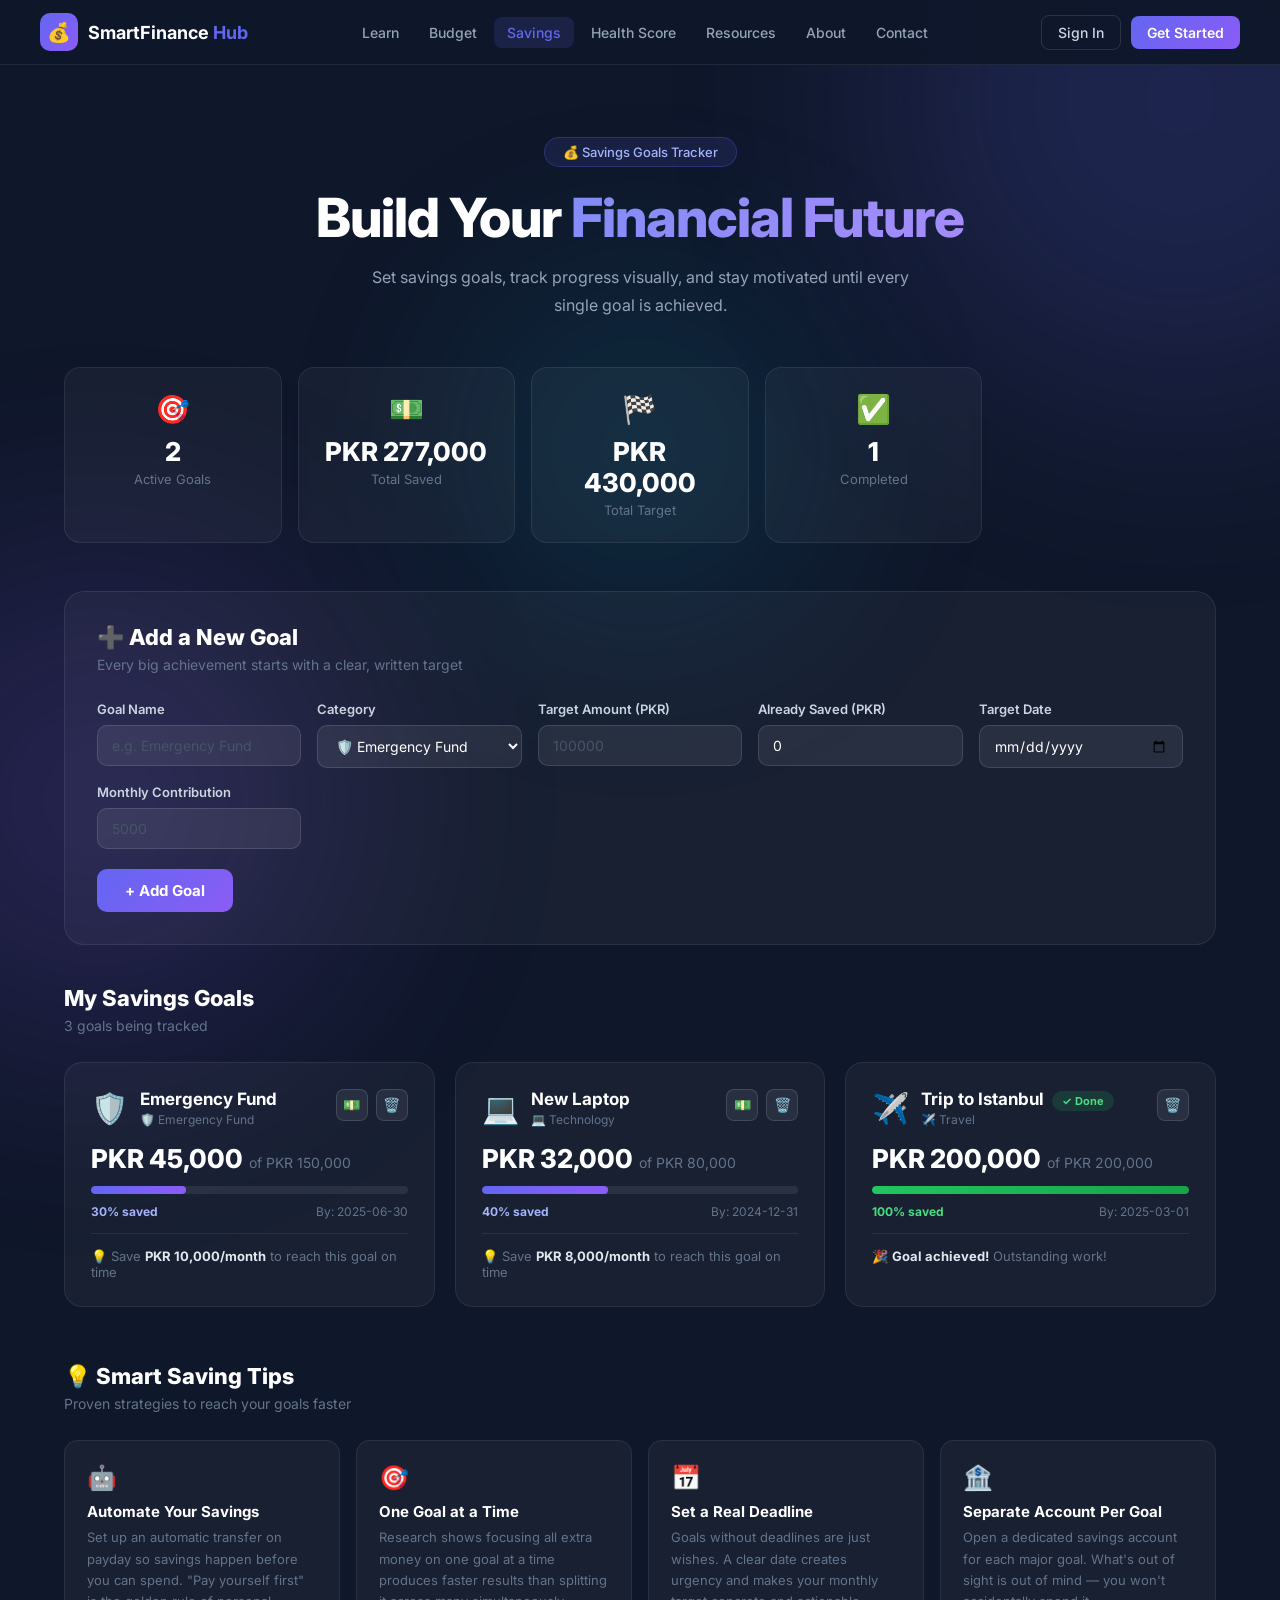
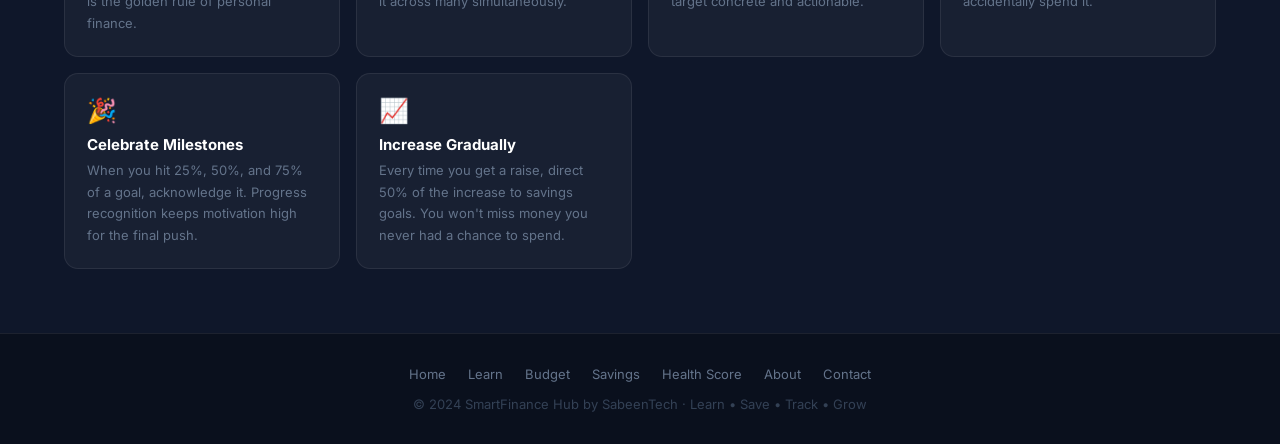
<file: pages/savings.html>
<!DOCTYPE html>
<html lang="en">
<head>
<meta charset="UTF-8"/><meta name="viewport" content="width=device-width,initial-scale=1.0"/>
<title>Savings Goals — SmartFinance Hub</title>
<link rel="manifest" href="../manifest.json"/>
<link rel="preconnect" href="https://fonts.googleapis.com"/>
<link href="https://fonts.googleapis.com/css2?family=Inter:wght@300;400;500;600;700;800&display=swap" rel="stylesheet"/>
<style>
*{margin:0;padding:0;box-sizing:border-box}
:root{--bg:#0f172a;--s:rgba(255,255,255,0.04);--s2:rgba(255,255,255,0.07);--b:rgba(255,255,255,0.08);--b2:rgba(255,255,255,0.12);--ind:#6366f1;--vio:#8b5cf6;--cya:#06b6d4;--t:#e2e8f0;--t2:#94a3b8;--t3:#64748b;--t4:#475569}
html{scroll-behavior:smooth}
body{font-family:'Inter',sans-serif;background:var(--bg);color:var(--t);min-height:100vh;overflow-x:hidden}
.orb{position:fixed;border-radius:50%;filter:blur(120px);opacity:.18;pointer-events:none;z-index:0}
.orb1{width:600px;height:600px;background:var(--ind);top:-200px;right:-200px}
.orb2{width:500px;height:500px;background:var(--vio);bottom:-150px;left:-150px}
.orb3{width:300px;height:300px;background:var(--cya);top:50%;left:50%;transform:translate(-50%,-50%)}
nav{position:sticky;top:0;z-index:200;background:rgba(15,23,42,.92);backdrop-filter:blur(24px);border-bottom:1px solid var(--b);padding:0 24px}
.nav-inner{max-width:1200px;margin:0 auto;display:flex;align-items:center;justify-content:space-between;height:64px}
.nav-logo{display:flex;align-items:center;gap:10px;text-decoration:none}
.logo-icon{width:38px;height:38px;background:linear-gradient(135deg,var(--ind),var(--vio));border-radius:10px;display:flex;align-items:center;justify-content:center;font-size:19px}
.logo-text{font-size:18px;font-weight:700;color:#fff}.logo-text span{color:var(--ind)}
.nav-links{display:flex;align-items:center;gap:4px}
.nav-links a{padding:7px 13px;border-radius:8px;text-decoration:none;color:var(--t2);font-size:14px;font-weight:500;transition:.2s}
.nav-links a:hover,.nav-links a.active{background:rgba(99,102,241,.15);color:var(--ind)}
.nav-cta{display:flex;gap:10px;align-items:center}
.btn-ghost{padding:8px 16px;border:1px solid var(--b2);border-radius:8px;background:transparent;color:#cbd5e1;font-size:14px;font-weight:500;cursor:pointer;text-decoration:none;font-family:'Inter',sans-serif;transition:.2s}
.btn-ghost:hover{background:var(--s2)}
.btn-psm{padding:8px 16px;background:linear-gradient(135deg,var(--ind),var(--vio));border:none;border-radius:8px;color:#fff;font-size:14px;font-weight:600;cursor:pointer;text-decoration:none;font-family:'Inter',sans-serif;transition:opacity .2s}
.btn-psm:hover{opacity:.88}
.hbg{display:none;flex-direction:column;gap:5px;cursor:pointer;padding:6px}
.hbg span{display:block;width:22px;height:2px;background:#cbd5e1;border-radius:2px}
.mob{display:none;flex-direction:column;gap:4px;padding:12px 0;border-top:1px solid var(--b)}
.mob a{padding:10px 16px;color:var(--t2);text-decoration:none;font-size:14px;border-radius:8px;transition:.2s}
.mob a:hover{background:rgba(99,102,241,.1);color:var(--ind)}
.mob.open{display:flex}
.hero{padding:72px 24px 48px;text-align:center;position:relative;z-index:1}
.badge{display:inline-flex;align-items:center;gap:8px;background:rgba(99,102,241,.12);border:1px solid rgba(99,102,241,.28);border-radius:24px;padding:6px 18px;font-size:13px;color:#a5b4fc;font-weight:500;margin-bottom:20px}
.hero h1{font-size:clamp(32px,5vw,54px);font-weight:800;color:#fff;margin-bottom:14px;line-height:1.15;letter-spacing:-1px}
.hero h1 span{background:linear-gradient(135deg,#818cf8,#a78bfa);-webkit-background-clip:text;-webkit-text-fill-color:transparent;background-clip:text}
.hero p{font-size:16px;color:var(--t2);max-width:540px;margin:0 auto;line-height:1.75}
.sec{max-width:1200px;margin:0 auto;padding:0 24px 64px;position:relative;z-index:1}
.sec-title{font-size:22px;font-weight:800;color:#fff;margin-bottom:6px}
.sec-sub{font-size:14px;color:var(--t3);margin-bottom:28px}
.sum-grid{display:grid;grid-template-columns:repeat(auto-fill,minmax(200px,1fr));gap:16px;margin-bottom:48px}
.sum-card{background:var(--s);border:1px solid var(--b);border-radius:16px;padding:24px;text-align:center}
.sum-icon{font-size:28px;margin-bottom:10px}
.sum-val{font-size:26px;font-weight:800;color:#fff;margin-bottom:4px}
.sum-label{font-size:13px;color:var(--t3)}
.add-card{background:var(--s);border:1px solid var(--b);border-radius:20px;padding:32px;margin-bottom:40px}
.frow{display:grid;grid-template-columns:repeat(auto-fill,minmax(180px,1fr));gap:16px;margin-bottom:20px}
.fg label{display:block;font-size:13px;font-weight:600;color:#cbd5e1;margin-bottom:8px}
.fg input,.fg select{width:100%;padding:11px 14px;background:var(--s2);border:1px solid var(--b2);border-radius:10px;color:#fff;font-size:14px;font-family:'Inter',sans-serif;outline:none;transition:.2s}
.fg input:focus,.fg select:focus{border-color:var(--ind);background:rgba(99,102,241,.08)}
.fg input::placeholder{color:var(--t4)}
.fg select option{background:#1e293b}
.btn-add{padding:12px 28px;background:linear-gradient(135deg,var(--ind),var(--vio));border:none;border-radius:10px;color:#fff;font-size:15px;font-weight:700;cursor:pointer;font-family:'Inter',sans-serif;transition:opacity .2s}
.btn-add:hover{opacity:.88}
.goals-grid{display:grid;grid-template-columns:repeat(auto-fill,minmax(320px,1fr));gap:20px}
.gc{background:var(--s);border:1px solid var(--b);border-radius:18px;padding:26px;transition:.2s}
.gc:hover{border-color:rgba(99,102,241,.35)}
.gc-head{display:flex;align-items:flex-start;justify-content:space-between;margin-bottom:16px}
.gc-left{display:flex;align-items:center;gap:12px}
.gc-emoji{font-size:30px}
.gc-name{font-size:17px;font-weight:700;color:#fff}
.gc-cat{font-size:12px;color:var(--t3);margin-top:3px}
.gc-acts{display:flex;gap:8px}
.bicon{width:32px;height:32px;border-radius:8px;border:1px solid var(--b2);background:var(--s2);cursor:pointer;font-size:14px;display:flex;align-items:center;justify-content:center;transition:.2s}
.bicon:hover{background:rgba(99,102,241,.2);border-color:var(--ind)}
.gc-amounts{display:flex;align-items:baseline;gap:6px;margin-bottom:12px}
.gc-saved{font-size:26px;font-weight:800;color:#fff}
.gc-target{font-size:14px;color:var(--t3)}
.gc-bar-w{height:8px;background:rgba(255,255,255,.08);border-radius:4px;overflow:hidden;margin-bottom:10px}
.gc-bar{height:100%;border-radius:4px;background:linear-gradient(90deg,var(--ind),var(--vio));transition:width .6s}
.gc-bar.done{background:linear-gradient(90deg,#22c55e,#16a34a)}
.gc-foot{display:flex;justify-content:space-between;font-size:12px;color:var(--t3)}
.gc-pct{font-weight:700;color:#a5b4fc}
.gc-pct.cdone{color:#4ade80}
.gc-hint{margin-top:14px;padding-top:14px;border-top:1px solid var(--b);font-size:13px;color:var(--t3)}
.gc-hint strong{color:var(--t)}
.bdone{font-size:11px;padding:3px 10px;border-radius:20px;background:rgba(34,197,94,.15);color:#4ade80;font-weight:700;margin-left:8px}
.empty{text-align:center;padding:64px 24px;color:var(--t3);grid-column:1/-1}
.empty-icon{font-size:56px;margin-bottom:16px}
.empty h3{font-size:18px;font-weight:700;color:var(--t2);margin-bottom:8px}
.empty p{font-size:14px;line-height:1.65;max-width:360px;margin:0 auto}
.tips-grid{display:grid;grid-template-columns:repeat(auto-fill,minmax(240px,1fr));gap:16px;margin-top:24px}
.tip{background:var(--s);border:1px solid var(--b);border-radius:14px;padding:22px;transition:.2s}
.tip:hover{border-color:rgba(99,102,241,.3)}
.tip-icon{font-size:24px;margin-bottom:10px}
.tip-title{font-size:15px;font-weight:700;color:#fff;margin-bottom:6px}
.tip-text{font-size:13px;color:var(--t3);line-height:1.65}
footer{position:relative;z-index:1;background:rgba(0,0,0,.3);border-top:1px solid var(--b);padding:32px 24px;text-align:center}
.fl{display:flex;justify-content:center;gap:22px;flex-wrap:wrap;margin-bottom:14px}
.fl a{color:var(--t3);text-decoration:none;font-size:13px;transition:.2s}
.fl a:hover{color:var(--ind)}
.fc{font-size:13px;color:#334155}
@media(max-width:768px){.nav-links,.nav-cta{display:none}.hbg{display:flex}.goals-grid{grid-template-columns:1fr}}
</style>
</head>
<body>
<div class="orb orb1"></div><div class="orb orb2"></div><div class="orb orb3"></div>
<nav>
  <div class="nav-inner">
    <a href="../index.html" class="nav-logo"><div class="logo-icon">💰</div><span class="logo-text">SmartFinance <span>Hub</span></span></a>
    <div class="nav-links">
      <a href="learn.html">Learn</a><a href="budget.html">Budget</a><a href="savings.html" class="active">Savings</a>
      <a href="score.html">Health Score</a><a href="resources.html">Resources</a><a href="about.html">About</a><a href="contact.html">Contact</a>
    </div>
    <div class="nav-cta"><a href="../auth/login.html" class="btn-ghost">Sign In</a><a href="../auth/signup.html" class="btn-psm">Get Started</a></div>
    <div class="hbg" onclick="document.getElementById('mob').classList.toggle('open')"><span></span><span></span><span></span></div>
  </div>
  <div class="mob" id="mob">
    <a href="learn.html">Learn</a><a href="budget.html">Budget</a><a href="savings.html">Savings</a>
    <a href="score.html">Health Score</a><a href="resources.html">Resources</a><a href="about.html">About</a><a href="contact.html">Contact</a>
    <a href="../auth/login.html">Sign In</a><a href="../auth/signup.html" style="color:#818cf8;font-weight:700">Get Started →</a>
  </div>
</nav>

<div class="hero">
  <div class="badge">💰 Savings Goals Tracker</div>
  <h1>Build Your <span>Financial Future</span></h1>
  <p>Set savings goals, track progress visually, and stay motivated until every single goal is achieved.</p>
</div>

<div class="sec">
  <div class="sum-grid">
    <div class="sum-card"><div class="sum-icon">🎯</div><div class="sum-val" id="sA">0</div><div class="sum-label">Active Goals</div></div>
    <div class="sum-card"><div class="sum-icon">💵</div><div class="sum-val" id="sS">PKR 0</div><div class="sum-label">Total Saved</div></div>
    <div class="sum-card"><div class="sum-icon">🏁</div><div class="sum-val" id="sT">PKR 0</div><div class="sum-label">Total Target</div></div>
    <div class="sum-card"><div class="sum-icon">✅</div><div class="sum-val" id="sD">0</div><div class="sum-label">Completed</div></div>
  </div>

  <div class="add-card">
    <div class="sec-title">➕ Add a New Goal</div>
    <div class="sec-sub">Every big achievement starts with a clear, written target</div>
    <div class="frow">
      <div class="fg"><label>Goal Name</label><input type="text" id="gN" placeholder="e.g. Emergency Fund"/></div>
      <div class="fg"><label>Category</label>
        <select id="gC">
          <option>🛡️ Emergency Fund</option><option>🎓 Education</option><option>💻 Technology</option>
          <option>✈️ Travel</option><option>🚗 Vehicle</option><option>🏠 Home</option>
          <option>📈 Investment</option><option>⭐ Other</option>
        </select>
      </div>
      <div class="fg"><label>Target Amount (PKR)</label><input type="number" id="gT" placeholder="100000" min="1"/></div>
      <div class="fg"><label>Already Saved (PKR)</label><input type="number" id="gS" placeholder="0" min="0" value="0"/></div>
      <div class="fg"><label>Target Date</label><input type="date" id="gD"/></div>
      <div class="fg"><label>Monthly Contribution</label><input type="number" id="gM" placeholder="5000" min="0"/></div>
    </div>
    <button class="btn-add" onclick="addGoal()">+ Add Goal</button>
  </div>

  <div class="sec-title">My Savings Goals</div>
  <div class="sec-sub" id="gsub">Add your first goal above to get started</div>
  <div class="goals-grid" id="goalsGrid"></div>

  <div style="margin-top:56px">
    <div class="sec-title">💡 Smart Saving Tips</div>
    <div class="sec-sub">Proven strategies to reach your goals faster</div>
    <div class="tips-grid">
      <div class="tip"><div class="tip-icon">🤖</div><div class="tip-title">Automate Your Savings</div><div class="tip-text">Set up an automatic transfer on payday so savings happen before you can spend. "Pay yourself first" is the golden rule of personal finance.</div></div>
      <div class="tip"><div class="tip-icon">🎯</div><div class="tip-title">One Goal at a Time</div><div class="tip-text">Research shows focusing all extra money on one goal at a time produces faster results than splitting it across many simultaneously.</div></div>
      <div class="tip"><div class="tip-icon">📅</div><div class="tip-title">Set a Real Deadline</div><div class="tip-text">Goals without deadlines are just wishes. A clear date creates urgency and makes your monthly target concrete and actionable.</div></div>
      <div class="tip"><div class="tip-icon">🏦</div><div class="tip-title">Separate Account Per Goal</div><div class="tip-text">Open a dedicated savings account for each major goal. What's out of sight is out of mind — you won't accidentally spend it.</div></div>
      <div class="tip"><div class="tip-icon">🎉</div><div class="tip-title">Celebrate Milestones</div><div class="tip-text">When you hit 25%, 50%, and 75% of a goal, acknowledge it. Progress recognition keeps motivation high for the final push.</div></div>
      <div class="tip"><div class="tip-icon">📈</div><div class="tip-title">Increase Gradually</div><div class="tip-text">Every time you get a raise, direct 50% of the increase to savings goals. You won't miss money you never had a chance to spend.</div></div>
    </div>
  </div>
</div>

<footer>
  <div class="fl">
    <a href="../index.html">Home</a><a href="learn.html">Learn</a><a href="budget.html">Budget</a>
    <a href="savings.html">Savings</a><a href="score.html">Health Score</a><a href="about.html">About</a><a href="contact.html">Contact</a>
  </div>
  <div class="fc">© 2024 SmartFinance Hub by SabeenTech · Learn • Save • Track • Grow</div>
</footer>

<script>
const CE={'🛡️ Emergency Fund':'🛡️','🎓 Education':'🎓','💻 Technology':'💻','✈️ Travel':'✈️','🚗 Vehicle':'🚗','🏠 Home':'🏠','📈 Investment':'📈','⭐ Other':'⭐'};
let goals=JSON.parse(localStorage.getItem('sfh_goals')||'[]');
if(!goals.length){
  goals=[
    {id:1,name:'Emergency Fund',cat:'🛡️ Emergency Fund',target:150000,saved:45000,date:'2025-06-30',monthly:10000},
    {id:2,name:'New Laptop',cat:'💻 Technology',target:80000,saved:32000,date:'2024-12-31',monthly:8000},
    {id:3,name:'Trip to Istanbul',cat:'✈️ Travel',target:200000,saved:200000,date:'2025-03-01',monthly:20000},
  ];sv();
}
function sv(){localStorage.setItem('sfh_goals',JSON.stringify(goals));}
function fmt(n){return 'PKR '+Number(n).toLocaleString();}
function ml(d){if(!d)return null;const diff=new Date(d)-new Date();return Math.max(0,Math.ceil(diff/(1000*60*60*24*30)));}
function addGoal(){
  const n=document.getElementById('gN').value.trim();
  const c=document.getElementById('gC').value;
  const t=parseFloat(document.getElementById('gT').value);
  const s=parseFloat(document.getElementById('gS').value)||0;
  const d=document.getElementById('gD').value;
  const m=parseFloat(document.getElementById('gM').value)||0;
  if(!n){alert('Please enter a goal name.');return;}
  if(!t||t<=0){alert('Please enter a valid target amount.');return;}
  goals.push({id:Date.now(),name:n,cat:c,target:t,saved:s,date:d,monthly:m});
  sv();render();
  ['gN','gT','gD','gM'].forEach(id=>document.getElementById(id).value='');
  document.getElementById('gS').value='0';
}
function del(id){if(confirm('Remove this goal?')){goals=goals.filter(g=>g.id!==id);sv();render();}}
function deposit(id){
  const a=parseFloat(prompt('How much did you save? (PKR)'));
  if(!a||a<=0)return;
  const g=goals.find(x=>x.id===id);
  if(g){g.saved=Math.min(g.saved+a,g.target);sv();render();}
}
function render(){
  const ts=goals.reduce((a,g)=>a+g.saved,0);
  const tt=goals.reduce((a,g)=>a+g.target,0);
  const done=goals.filter(g=>g.saved>=g.target).length;
  document.getElementById('sA').textContent=goals.filter(g=>g.saved<g.target).length;
  document.getElementById('sS').textContent=fmt(ts);
  document.getElementById('sT').textContent=fmt(tt);
  document.getElementById('sD').textContent=done;
  const grid=document.getElementById('goalsGrid');
  if(!goals.length){
    grid.innerHTML=`<div class="empty"><div class="empty-icon">🎯</div><h3>No goals yet</h3><p>Add your first savings goal above and begin your journey to financial freedom.</p></div>`;
    document.getElementById('gsub').textContent='Add your first goal above to get started';
    return;
  }
  document.getElementById('gsub').textContent=goals.length+' goal'+(goals.length!==1?'s':'')+' being tracked';
  grid.innerHTML=goals.map(g=>{
    const pct=Math.min(100,Math.round((g.saved/g.target)*100));
    const isDone=pct>=100;
    const m=ml(g.date);
    const needed=g.monthly||(m&&m>0?Math.ceil((g.target-g.saved)/m):0);
    const emoji=CE[g.cat]||'⭐';
    return `<div class="gc">
      <div class="gc-head">
        <div class="gc-left"><span class="gc-emoji">${emoji}</span>
          <div><div class="gc-name">${g.name}${isDone?'<span class="bdone">✓ Done</span>':''}</div><div class="gc-cat">${g.cat}</div></div>
        </div>
        <div class="gc-acts">
          ${!isDone?`<button class="bicon" onclick="deposit(${g.id})" title="Add savings">💵</button>`:''}
          <button class="bicon" onclick="del(${g.id})" title="Delete">🗑️</button>
        </div>
      </div>
      <div class="gc-amounts"><span class="gc-saved">${fmt(g.saved)}</span><span class="gc-target">of ${fmt(g.target)}</span></div>
      <div class="gc-bar-w"><div class="gc-bar${isDone?' done':''}" style="width:${pct}%"></div></div>
      <div class="gc-foot"><span class="gc-pct${isDone?' cdone':''}">${pct}% saved</span>
        <span>${g.date?'By: '+g.date:m!==null?m+' months left':'No deadline'}</span></div>
      ${!isDone&&needed>0?`<div class="gc-hint">💡 Save <strong>${fmt(needed)}/month</strong> to reach this goal on time</div>`:''}
      ${isDone?`<div class="gc-hint">🎉 <strong>Goal achieved!</strong> Outstanding work!</div>`:''}
    </div>`;
  }).join('');
}
render();
</script>
</body>
</html>
</file>
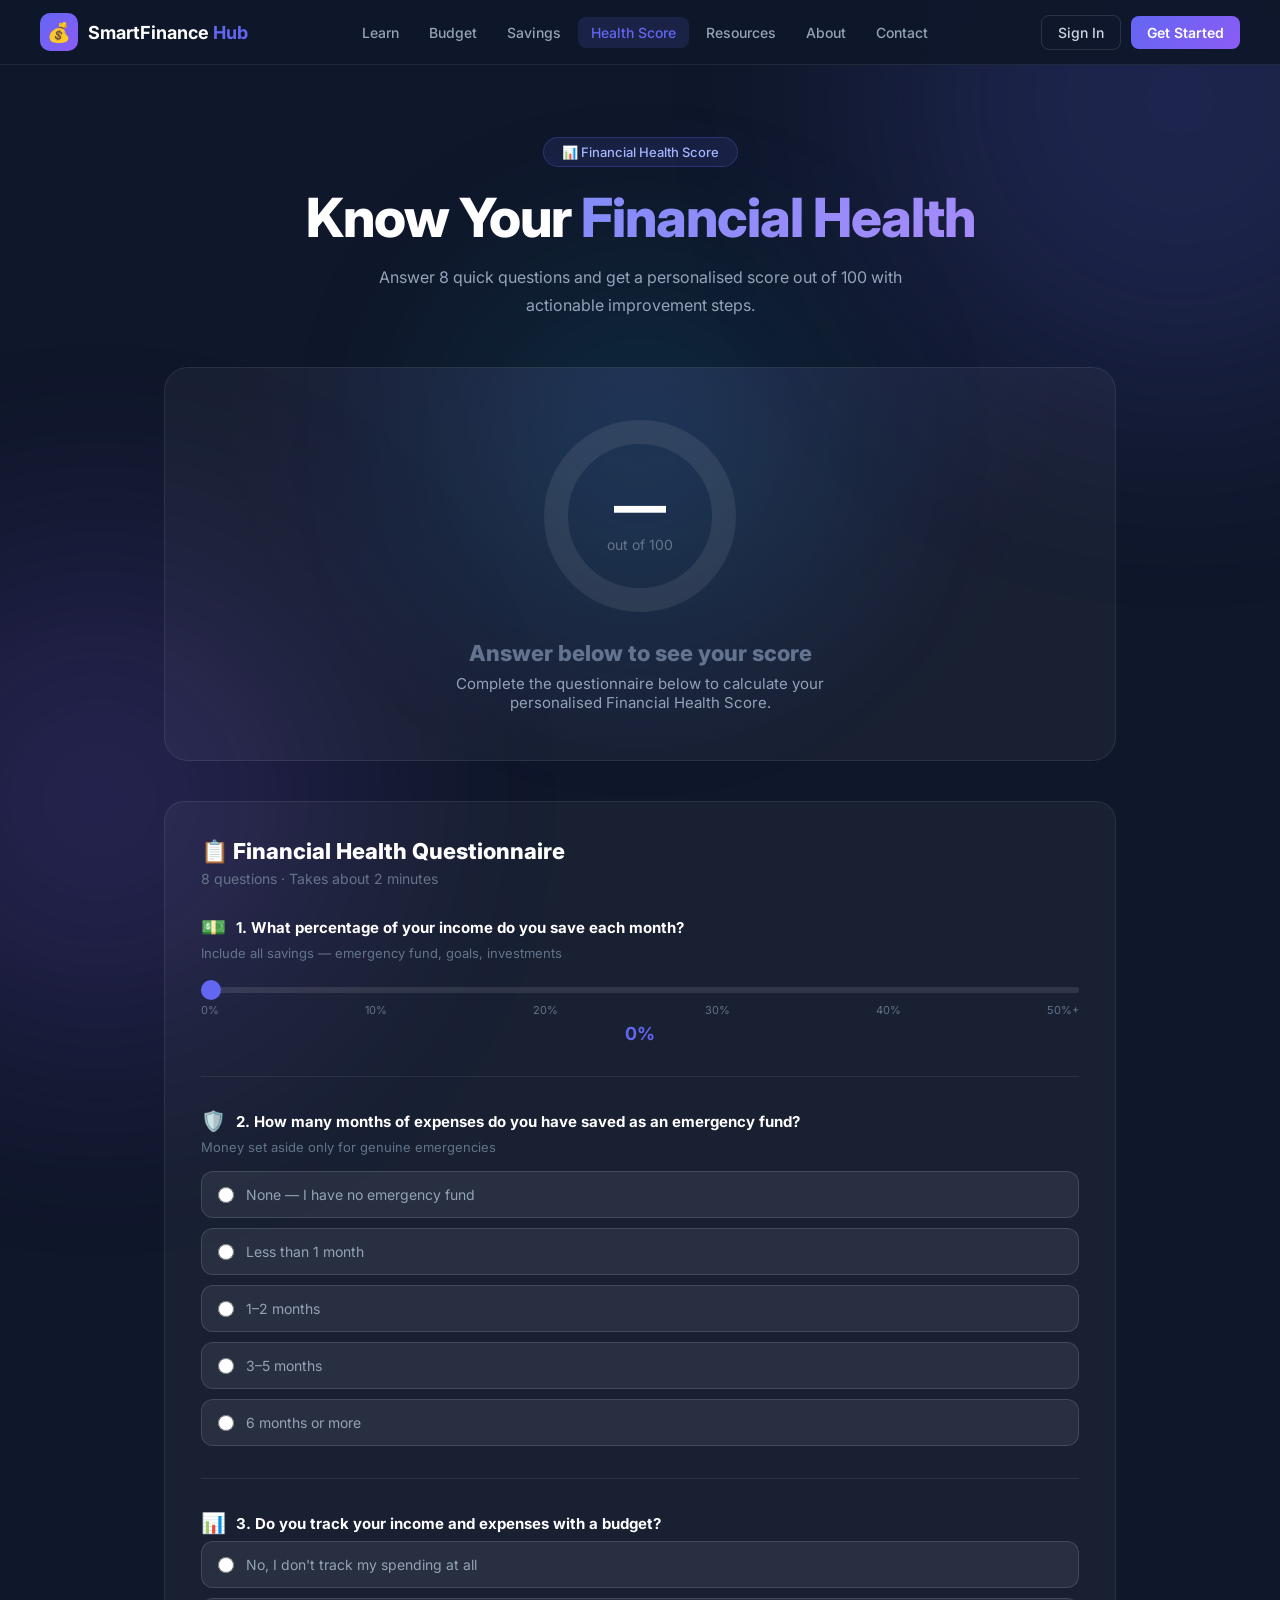
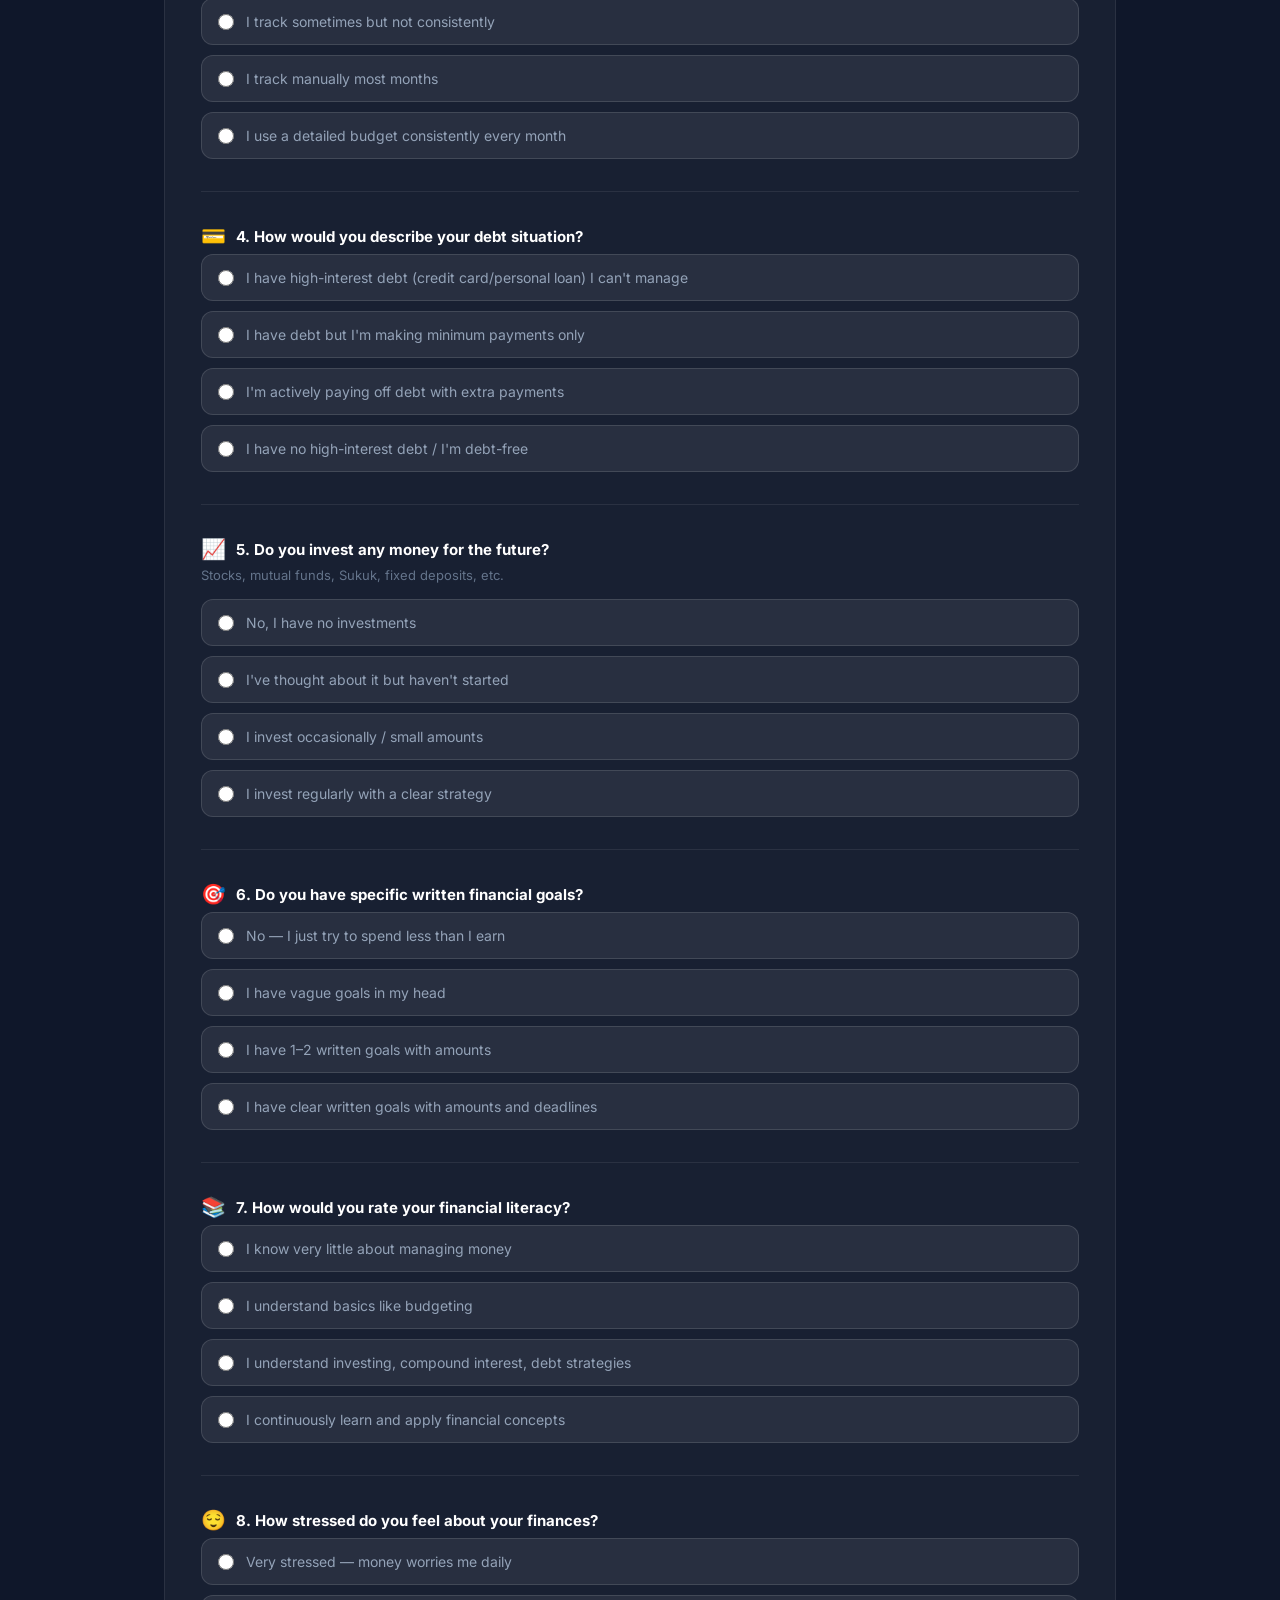
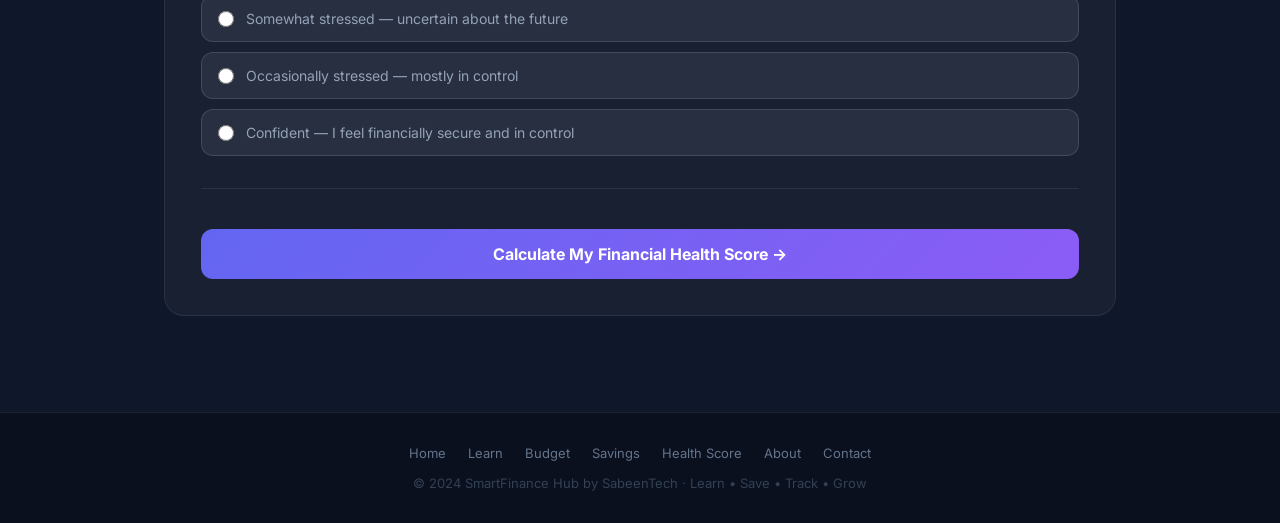
<file: pages/score.html>
<!DOCTYPE html>
<html lang="en">
<head>
<meta charset="UTF-8"/><meta name="viewport" content="width=device-width,initial-scale=1.0"/>
<title>Financial Health Score — SmartFinance Hub</title>
<link rel="manifest" href="../manifest.json"/>
<link rel="preconnect" href="https://fonts.googleapis.com"/>
<link href="https://fonts.googleapis.com/css2?family=Inter:wght@300;400;500;600;700;800&display=swap" rel="stylesheet"/>
<style>
*{margin:0;padding:0;box-sizing:border-box}
:root{--bg:#0f172a;--s:rgba(255,255,255,0.04);--s2:rgba(255,255,255,0.07);--b:rgba(255,255,255,0.08);--b2:rgba(255,255,255,0.12);--ind:#6366f1;--vio:#8b5cf6;--cya:#06b6d4;--t:#e2e8f0;--t2:#94a3b8;--t3:#64748b;--t4:#475569;--green:#22c55e;--red:#ef4444;--orange:#f97316;--yellow:#eab308}
html{scroll-behavior:smooth}
body{font-family:'Inter',sans-serif;background:var(--bg);color:var(--t);min-height:100vh;overflow-x:hidden}
.orb{position:fixed;border-radius:50%;filter:blur(120px);opacity:.18;pointer-events:none;z-index:0}
.orb1{width:600px;height:600px;background:var(--ind);top:-200px;right:-200px}
.orb2{width:500px;height:500px;background:var(--vio);bottom:-150px;left:-150px}
.orb3{width:300px;height:300px;background:var(--cya);top:50%;left:50%;transform:translate(-50%,-50%)}
nav{position:sticky;top:0;z-index:200;background:rgba(15,23,42,.92);backdrop-filter:blur(24px);border-bottom:1px solid var(--b);padding:0 24px}
.nav-inner{max-width:1200px;margin:0 auto;display:flex;align-items:center;justify-content:space-between;height:64px}
.nav-logo{display:flex;align-items:center;gap:10px;text-decoration:none}
.logo-icon{width:38px;height:38px;background:linear-gradient(135deg,var(--ind),var(--vio));border-radius:10px;display:flex;align-items:center;justify-content:center;font-size:19px}
.logo-text{font-size:18px;font-weight:700;color:#fff}.logo-text span{color:var(--ind)}
.nav-links{display:flex;align-items:center;gap:4px}
.nav-links a{padding:7px 13px;border-radius:8px;text-decoration:none;color:var(--t2);font-size:14px;font-weight:500;transition:.2s}
.nav-links a:hover,.nav-links a.active{background:rgba(99,102,241,.15);color:var(--ind)}
.nav-cta{display:flex;gap:10px;align-items:center}
.btn-ghost{padding:8px 16px;border:1px solid var(--b2);border-radius:8px;background:transparent;color:#cbd5e1;font-size:14px;font-weight:500;cursor:pointer;text-decoration:none;font-family:'Inter',sans-serif;transition:.2s}
.btn-ghost:hover{background:var(--s2)}
.btn-psm{padding:8px 16px;background:linear-gradient(135deg,var(--ind),var(--vio));border:none;border-radius:8px;color:#fff;font-size:14px;font-weight:600;cursor:pointer;text-decoration:none;font-family:'Inter',sans-serif;transition:opacity .2s}
.btn-psm:hover{opacity:.88}
.hbg{display:none;flex-direction:column;gap:5px;cursor:pointer;padding:6px}
.hbg span{display:block;width:22px;height:2px;background:#cbd5e1;border-radius:2px}
.mob{display:none;flex-direction:column;gap:4px;padding:12px 0;border-top:1px solid var(--b)}
.mob a{padding:10px 16px;color:var(--t2);text-decoration:none;font-size:14px;border-radius:8px;transition:.2s}
.mob a:hover{background:rgba(99,102,241,.1);color:var(--ind)}
.mob.open{display:flex}
.hero{padding:72px 24px 48px;text-align:center;position:relative;z-index:1}
.badge{display:inline-flex;align-items:center;gap:8px;background:rgba(99,102,241,.12);border:1px solid rgba(99,102,241,.28);border-radius:24px;padding:6px 18px;font-size:13px;color:#a5b4fc;font-weight:500;margin-bottom:20px}
.hero h1{font-size:clamp(32px,5vw,54px);font-weight:800;color:#fff;margin-bottom:14px;line-height:1.15;letter-spacing:-1px}
.hero h1 span{background:linear-gradient(135deg,#818cf8,#a78bfa);-webkit-background-clip:text;-webkit-text-fill-color:transparent;background-clip:text}
.hero p{font-size:16px;color:var(--t2);max-width:540px;margin:0 auto;line-height:1.75}
.sec{max-width:1000px;margin:0 auto;padding:0 24px 64px;position:relative;z-index:1}
.sec-title{font-size:22px;font-weight:800;color:#fff;margin-bottom:6px}
.sec-sub{font-size:14px;color:var(--t3);margin-bottom:28px}
/* Score display */
.score-display{background:var(--s);border:1px solid var(--b);border-radius:24px;padding:48px 40px;text-align:center;margin-bottom:40px;position:relative;overflow:hidden}
.score-display::before{content:'';position:absolute;top:0;left:0;right:0;bottom:0;background:radial-gradient(circle at 50% 0,rgba(99,102,241,.12),transparent 70%);pointer-events:none}
.score-ring-wrap{width:200px;height:200px;margin:0 auto 24px;position:relative}
.score-ring-wrap svg{width:100%;height:100%;transform:rotate(-90deg)}
.ring-bg{fill:none;stroke:rgba(255,255,255,.08);stroke-width:12}
.ring-fill{fill:none;stroke-width:12;stroke-linecap:round;transition:stroke-dashoffset 1.2s ease}
.score-num{position:absolute;top:50%;left:50%;transform:translate(-50%,-50%);text-align:center}
.score-num .big{font-size:52px;font-weight:800;color:#fff;line-height:1}
.score-num .out{font-size:14px;color:var(--t3);margin-top:4px}
.score-label{font-size:22px;font-weight:800;margin-bottom:8px}
.score-desc{font-size:15px;color:var(--t2);max-width:460px;margin:0 auto}
/* Questions */
.qform{background:var(--s);border:1px solid var(--b);border-radius:20px;padding:36px;margin-bottom:32px}
.q-group{margin-bottom:32px;padding-bottom:32px;border-bottom:1px solid var(--b)}
.q-group:last-child{border-bottom:none;margin-bottom:0;padding-bottom:0}
.q-title{font-size:15px;font-weight:700;color:#fff;margin-bottom:6px;display:flex;align-items:center;gap:10px}
.q-icon{font-size:20px}
.q-hint{font-size:13px;color:var(--t3);margin-bottom:16px}
.q-options{display:flex;flex-direction:column;gap:10px}
.q-opt{display:flex;align-items:center;gap:12px;padding:12px 16px;background:var(--s2);border:1.5px solid var(--b2);border-radius:12px;cursor:pointer;transition:.2s}
.q-opt:hover{border-color:rgba(99,102,241,.4);background:rgba(99,102,241,.06)}
.q-opt input[type=radio]{accent-color:var(--ind);width:16px;height:16px;flex-shrink:0}
.q-opt label{cursor:pointer;font-size:14px;color:var(--t2);line-height:1.5}
.q-opt:has(input:checked){border-color:var(--ind);background:rgba(99,102,241,.1)}
.q-opt:has(input:checked) label{color:#fff}
.q-slider-wrap{margin-top:8px}
.q-slider{width:100%;appearance:none;height:6px;border-radius:3px;background:rgba(255,255,255,.1);outline:none;cursor:pointer}
.q-slider::-webkit-slider-thumb{appearance:none;width:20px;height:20px;border-radius:50%;background:var(--ind);cursor:pointer}
.q-slider-labels{display:flex;justify-content:space-between;font-size:11px;color:var(--t3);margin-top:6px}
.q-slider-val{font-size:18px;font-weight:700;color:var(--ind);margin-top:6px;text-align:center}
.btn-calc{width:100%;padding:15px;background:linear-gradient(135deg,var(--ind),var(--vio));border:none;border-radius:12px;color:#fff;font-size:16px;font-weight:700;cursor:pointer;font-family:'Inter',sans-serif;transition:opacity .2s;margin-top:8px}
.btn-calc:hover{opacity:.88}
/* Category scores */
.cat-scores{display:grid;grid-template-columns:repeat(auto-fill,minmax(200px,1fr));gap:16px;margin-bottom:40px}
.cat-card{background:var(--s);border:1px solid var(--b);border-radius:16px;padding:20px}
.cat-card-top{display:flex;align-items:center;gap:10px;margin-bottom:14px}
.cat-card-icon{font-size:24px}
.cat-card-name{font-size:14px;font-weight:700;color:var(--t)}
.cat-bar-w{height:6px;background:rgba(255,255,255,.08);border-radius:3px;overflow:hidden;margin-bottom:8px}
.cat-bar{height:100%;border-radius:3px;transition:width .8s}
.cat-score-val{font-size:22px;font-weight:800;color:#fff}
.cat-score-max{font-size:13px;color:var(--t3)}
/* Recommendations */
.recs-grid{display:grid;grid-template-columns:repeat(auto-fill,minmax(280px,1fr));gap:16px;margin-top:24px}
.rec{background:var(--s);border:1px solid var(--b);border-radius:14px;padding:22px;transition:.2s}
.rec:hover{border-color:rgba(99,102,241,.3)}
.rec-head{display:flex;align-items:center;gap:10px;margin-bottom:10px}
.rec-icon{font-size:22px}
.rec-title{font-size:15px;font-weight:700;color:#fff}
.rec-text{font-size:13px;color:var(--t3);line-height:1.65}
.rec-priority{display:inline-flex;align-items:center;gap:6px;font-size:11px;font-weight:700;padding:3px 10px;border-radius:20px;margin-top:10px}
.pri-high{background:rgba(239,68,68,.15);color:#f87171}
.pri-med{background:rgba(251,146,60,.15);color:#fb923c}
.pri-low{background:rgba(34,197,94,.15);color:#4ade80}
footer{position:relative;z-index:1;background:rgba(0,0,0,.3);border-top:1px solid var(--b);padding:32px 24px;text-align:center}
.fl{display:flex;justify-content:center;gap:22px;flex-wrap:wrap;margin-bottom:14px}
.fl a{color:var(--t3);text-decoration:none;font-size:13px;transition:.2s}
.fl a:hover{color:var(--ind)}
.fc{font-size:13px;color:#334155}
@media(max-width:768px){.nav-links,.nav-cta{display:none}.hbg{display:flex}.cat-scores{grid-template-columns:repeat(2,1fr)}}
</style>
</head>
<body>
<div class="orb orb1"></div><div class="orb orb2"></div><div class="orb orb3"></div>
<nav>
  <div class="nav-inner">
    <a href="../index.html" class="nav-logo"><div class="logo-icon">💰</div><span class="logo-text">SmartFinance <span>Hub</span></span></a>
    <div class="nav-links">
      <a href="learn.html">Learn</a><a href="budget.html">Budget</a><a href="savings.html">Savings</a>
      <a href="score.html" class="active">Health Score</a><a href="resources.html">Resources</a>
      <a href="about.html">About</a><a href="contact.html">Contact</a>
    </div>
    <div class="nav-cta"><a href="../auth/login.html" class="btn-ghost">Sign In</a><a href="../auth/signup.html" class="btn-psm">Get Started</a></div>
    <div class="hbg" onclick="document.getElementById('mob').classList.toggle('open')"><span></span><span></span><span></span></div>
  </div>
  <div class="mob" id="mob">
    <a href="learn.html">Learn</a><a href="budget.html">Budget</a><a href="savings.html">Savings</a>
    <a href="score.html">Health Score</a><a href="resources.html">Resources</a><a href="about.html">About</a><a href="contact.html">Contact</a>
    <a href="../auth/login.html">Sign In</a><a href="../auth/signup.html" style="color:#818cf8;font-weight:700">Get Started →</a>
  </div>
</nav>

<div class="hero">
  <div class="badge">📊 Financial Health Score</div>
  <h1>Know Your <span>Financial Health</span></h1>
  <p>Answer 8 quick questions and get a personalised score out of 100 with actionable improvement steps.</p>
</div>

<div class="sec">
  <!-- SCORE DISPLAY -->
  <div class="score-display" id="scoreDisplay">
    <div class="score-ring-wrap">
      <svg viewBox="0 0 100 100">
        <circle class="ring-bg" cx="50" cy="50" r="42"/>
        <circle class="ring-fill" id="ringFill" cx="50" cy="50" r="42" stroke="#6366f1"
          stroke-dasharray="263.9" stroke-dashoffset="263.9"/>
      </svg>
      <div class="score-num">
        <div class="big" id="scoreNum">—</div>
        <div class="out">out of 100</div>
      </div>
    </div>
    <div class="score-label" id="scoreLabel" style="color:#64748b">Answer below to see your score</div>
    <div class="score-desc" id="scoreDesc">Complete the questionnaire below to calculate your personalised Financial Health Score.</div>
  </div>

  <!-- CATEGORY SCORES (hidden until calculated) -->
  <div id="catSection" style="display:none;margin-bottom:40px">
    <div class="sec-title">Score Breakdown</div>
    <div class="sec-sub">How you scored across the five key areas</div>
    <div class="cat-scores" id="catScores"></div>
  </div>

  <!-- QUESTIONNAIRE -->
  <div class="qform">
    <div class="sec-title">📋 Financial Health Questionnaire</div>
    <div class="sec-sub">8 questions · Takes about 2 minutes</div>

    <div class="q-group">
      <div class="q-title"><span class="q-icon">💵</span> 1. What percentage of your income do you save each month?</div>
      <div class="q-hint">Include all savings — emergency fund, goals, investments</div>
      <div class="q-slider-wrap">
        <input type="range" class="q-slider" id="q1" min="0" max="50" value="0" oninput="document.getElementById('q1v').textContent=this.value+'%'"/>
        <div class="q-slider-labels"><span>0%</span><span>10%</span><span>20%</span><span>30%</span><span>40%</span><span>50%+</span></div>
        <div class="q-slider-val" id="q1v">0%</div>
      </div>
    </div>

    <div class="q-group">
      <div class="q-title"><span class="q-icon">🛡️</span> 2. How many months of expenses do you have saved as an emergency fund?</div>
      <div class="q-hint">Money set aside only for genuine emergencies</div>
      <div class="q-options">
        <div class="q-opt"><input type="radio" name="q2" id="q2a" value="0"/><label for="q2a">None — I have no emergency fund</label></div>
        <div class="q-opt"><input type="radio" name="q2" id="q2b" value="1"/><label for="q2b">Less than 1 month</label></div>
        <div class="q-opt"><input type="radio" name="q2" id="q2c" value="2"/><label for="q2c">1–2 months</label></div>
        <div class="q-opt"><input type="radio" name="q2" id="q2d" value="3"/><label for="q2d">3–5 months</label></div>
        <div class="q-opt"><input type="radio" name="q2" id="q2e" value="4"/><label for="q2e">6 months or more</label></div>
      </div>
    </div>

    <div class="q-group">
      <div class="q-title"><span class="q-icon">📊</span> 3. Do you track your income and expenses with a budget?</div>
      <div class="q-options">
        <div class="q-opt"><input type="radio" name="q3" id="q3a" value="0"/><label for="q3a">No, I don't track my spending at all</label></div>
        <div class="q-opt"><input type="radio" name="q3" id="q3b" value="1"/><label for="q3b">I track sometimes but not consistently</label></div>
        <div class="q-opt"><input type="radio" name="q3" id="q3c" value="2"/><label for="q3c">I track manually most months</label></div>
        <div class="q-opt"><input type="radio" name="q3" id="q3d" value="3"/><label for="q3d">I use a detailed budget consistently every month</label></div>
      </div>
    </div>

    <div class="q-group">
      <div class="q-title"><span class="q-icon">💳</span> 4. How would you describe your debt situation?</div>
      <div class="q-options">
        <div class="q-opt"><input type="radio" name="q4" id="q4a" value="0"/><label for="q4a">I have high-interest debt (credit card/personal loan) I can't manage</label></div>
        <div class="q-opt"><input type="radio" name="q4" id="q4b" value="1"/><label for="q4b">I have debt but I'm making minimum payments only</label></div>
        <div class="q-opt"><input type="radio" name="q4" id="q4c" value="2"/><label for="q4c">I'm actively paying off debt with extra payments</label></div>
        <div class="q-opt"><input type="radio" name="q4" id="q4d" value="3"/><label for="q4d">I have no high-interest debt / I'm debt-free</label></div>
      </div>
    </div>

    <div class="q-group">
      <div class="q-title"><span class="q-icon">📈</span> 5. Do you invest any money for the future?</div>
      <div class="q-hint">Stocks, mutual funds, Sukuk, fixed deposits, etc.</div>
      <div class="q-options">
        <div class="q-opt"><input type="radio" name="q5" id="q5a" value="0"/><label for="q5a">No, I have no investments</label></div>
        <div class="q-opt"><input type="radio" name="q5" id="q5b" value="1"/><label for="q5b">I've thought about it but haven't started</label></div>
        <div class="q-opt"><input type="radio" name="q5" id="q5c" value="2"/><label for="q5c">I invest occasionally / small amounts</label></div>
        <div class="q-opt"><input type="radio" name="q5" id="q5d" value="3"/><label for="q5d">I invest regularly with a clear strategy</label></div>
      </div>
    </div>

    <div class="q-group">
      <div class="q-title"><span class="q-icon">🎯</span> 6. Do you have specific written financial goals?</div>
      <div class="q-options">
        <div class="q-opt"><input type="radio" name="q6" id="q6a" value="0"/><label for="q6a">No — I just try to spend less than I earn</label></div>
        <div class="q-opt"><input type="radio" name="q6" id="q6b" value="1"/><label for="q6b">I have vague goals in my head</label></div>
        <div class="q-opt"><input type="radio" name="q6" id="q6c" value="2"/><label for="q6c">I have 1–2 written goals with amounts</label></div>
        <div class="q-opt"><input type="radio" name="q6" id="q6d" value="3"/><label for="q6d">I have clear written goals with amounts and deadlines</label></div>
      </div>
    </div>

    <div class="q-group">
      <div class="q-title"><span class="q-icon">📚</span> 7. How would you rate your financial literacy?</div>
      <div class="q-options">
        <div class="q-opt"><input type="radio" name="q7" id="q7a" value="0"/><label for="q7a">I know very little about managing money</label></div>
        <div class="q-opt"><input type="radio" name="q7" id="q7b" value="1"/><label for="q7b">I understand basics like budgeting</label></div>
        <div class="q-opt"><input type="radio" name="q7" id="q7c" value="2"/><label for="q7c">I understand investing, compound interest, debt strategies</label></div>
        <div class="q-opt"><input type="radio" name="q7" id="q7d" value="3"/><label for="q7d">I continuously learn and apply financial concepts</label></div>
      </div>
    </div>

    <div class="q-group">
      <div class="q-title"><span class="q-icon">😌</span> 8. How stressed do you feel about your finances?</div>
      <div class="q-options">
        <div class="q-opt"><input type="radio" name="q8" id="q8a" value="0"/><label for="q8a">Very stressed — money worries me daily</label></div>
        <div class="q-opt"><input type="radio" name="q8" id="q8b" value="1"/><label for="q8b">Somewhat stressed — uncertain about the future</label></div>
        <div class="q-opt"><input type="radio" name="q8" id="q8c" value="2"/><label for="q8c">Occasionally stressed — mostly in control</label></div>
        <div class="q-opt"><input type="radio" name="q8" id="q8d" value="3"/><label for="q8d">Confident — I feel financially secure and in control</label></div>
      </div>
    </div>

    <button class="btn-calc" onclick="calculate()">Calculate My Financial Health Score →</button>
  </div>

  <!-- RECOMMENDATIONS -->
  <div id="recsSection" style="display:none">
    <div class="sec-title">📌 Your Personalised Action Plan</div>
    <div class="sec-sub">Based on your answers — tackle these to improve your score</div>
    <div class="recs-grid" id="recsGrid"></div>
  </div>
</div>

<footer>
  <div class="fl">
    <a href="../index.html">Home</a><a href="learn.html">Learn</a><a href="budget.html">Budget</a>
    <a href="savings.html">Savings</a><a href="score.html">Health Score</a><a href="about.html">About</a><a href="contact.html">Contact</a>
  </div>
  <div class="fc">© 2024 SmartFinance Hub by SabeenTech · Learn • Save • Track • Grow</div>
</footer>

<script>
document.getElementById('mob') && null;
function gv(name){const el=document.querySelector(`input[name="${name}"]:checked`);return el?parseInt(el.value):null;}
function calculate(){
  // Q1: savings rate (0-25 pts)
  const q1=parseInt(document.getElementById('q1').value);
  const s1 = q1>=20?25:q1>=10?18:q1>=5?10:q1>0?5:0;
  // Q2: emergency fund (0-20 pts)
  const q2=gv('q2');
  if(q2===null){alert('Please answer Question 2.');return;}
  const s2=[0,5,10,16,20][q2];
  // Q3: budgeting (0-15 pts)
  const q3=gv('q3');
  if(q3===null){alert('Please answer Question 3.');return;}
  const s3=[0,5,10,15][q3];
  // Q4: debt (0-15 pts)
  const q4=gv('q4');
  if(q4===null){alert('Please answer Question 4.');return;}
  const s4=[0,5,10,15][q4];
  // Q5: investing (0-10 pts)
  const q5=gv('q5');
  if(q5===null){alert('Please answer Question 5.');return;}
  const s5=[0,3,6,10][q5];
  // Q6: goals (0-5 pts)
  const q6=gv('q6');
  if(q6===null){alert('Please answer Question 6.');return;}
  const s6=[0,2,3,5][q6];
  // Q7: literacy (0-5 pts)
  const q7=gv('q7');
  if(q7===null){alert('Please answer Question 7.');return;}
  const s7=[0,2,3,5][q7];
  // Q8: stress (0-5 pts)
  const q8=gv('q8');
  if(q8===null){alert('Please answer Question 8.');return;}
  const s8=[0,2,3,5][q8];

  const total=s1+s2+s3+s4+s5+s6+s7+s8;

  // Animate score
  const fill=document.getElementById('ringFill');
  const circ=263.9;
  const offset=circ-(circ*(total/100));
  let color=total>=80?'#22c55e':total>=60?'#6366f1':total>=40?'#f97316':'#ef4444';
  fill.style.stroke=color;
  fill.style.strokeDashoffset=offset;
  document.getElementById('scoreNum').textContent=total;
  document.getElementById('scoreNum').style.color=color;

  let label,desc;
  if(total>=80){label='🏆 Excellent Financial Health';desc='You are managing your money extremely well. Keep building on these strong foundations and focus on growing your wealth through investing.';}
  else if(total>=60){label='🌟 Good Financial Health';desc='You have solid financial habits in place. A few targeted improvements — especially around investing and emergency funds — will push your score significantly higher.';}
  else if(total>=40){label='📈 Fair Financial Health';desc='You\'re making progress but key areas need attention. Focus on building your emergency fund and creating a consistent monthly budget to see rapid improvement.';}
  else{label='🚀 Getting Started';desc='Now is the perfect time to build strong financial foundations. Start with a simple budget and a small emergency fund — these two changes alone will transform your financial health.';}

  document.getElementById('scoreLabel').textContent=label;
  document.getElementById('scoreLabel').style.color=color;
  document.getElementById('scoreDesc').textContent=desc;

  // Category breakdown
  const cats=[
    {name:'Savings Rate',icon:'💵',score:s1,max:25,color:'#6366f1'},
    {name:'Emergency Fund',icon:'🛡️',score:s2,max:20,color:'#8b5cf6'},
    {name:'Budgeting',icon:'📊',score:s3,max:15,color:'#06b6d4'},
    {name:'Debt Management',icon:'💳',score:s4,max:15,color:'#f97316'},
    {name:'Investing',icon:'📈',score:s5,max:10,color:'#22c55e'},
  ];
  document.getElementById('catScores').innerHTML=cats.map(c=>{
    const pct=Math.round((c.score/c.max)*100);
    return `<div class="cat-card">
      <div class="cat-card-top"><span class="cat-card-icon">${c.icon}</span><span class="cat-card-name">${c.name}</span></div>
      <div class="cat-bar-w"><div class="cat-bar" style="width:${pct}%;background:${c.color}"></div></div>
      <div><span class="cat-score-val" style="color:${c.color}">${c.score}</span><span class="cat-score-max"> / ${c.max} pts</span></div>
    </div>`;
  }).join('');
  document.getElementById('catSection').style.display='block';

  // Recommendations
  const recs=[];
  if(q1<10) recs.push({icon:'💵',title:'Increase Your Savings Rate',text:'Aim to save at least 10% of your income. Start by identifying one "want" expense to reduce and redirect that money to savings.',pri:'high'});
  if(q2<3) recs.push({icon:'🛡️',title:'Build Your Emergency Fund',text:'Prioritise saving 3–6 months of expenses. Open a dedicated savings account and automate a monthly transfer, even if small.',pri:'high'});
  if(q3<2) recs.push({icon:'📊',title:'Start a Monthly Budget',text:'Use the Budget Planner page to track your income and expenses. Even a basic budget can improve your financial health dramatically.',pri:'high'});
  if(q4<2) recs.push({icon:'💳',title:'Attack High-Interest Debt',text:'Use the Avalanche Method — put every extra rupee toward your highest-interest debt first. This saves the most money long-term.',pri:'med'});
  if(q5<2) recs.push({icon:'📈',title:'Start Investing — Even Small',text:'Begin with a Pakistani mutual fund or Meezan Bank\'s Mudarabah account. Even PKR 1,000/month invested today compounds significantly.',pri:'med'});
  if(q6<2) recs.push({icon:'🎯',title:'Write Down Specific Goals',text:'Use the Savings Goals page to create goals with target amounts and deadlines. Written goals are achieved 42% more often than unwritten ones.',pri:'med'});
  if(q7<2) recs.push({icon:'📚',title:'Improve Financial Literacy',text:'Spend 15 minutes per week on the Learn hub. Read one article and take one quiz. Knowledge compounds just like money.',pri:'low'});
  if(!recs.length) recs.push({icon:'🏆',title:'Keep Going — You\'re Excelling!',text:'Your financial habits are excellent. Continue investing, growing your knowledge, and helping others around you build good money habits too.',pri:'low'});

  const priMap={high:'🔴 High Priority',med:'🟡 Medium Priority',low:'🟢 Keep It Up'};
  const priClass={high:'pri-high',med:'pri-med',low:'pri-low'};
  document.getElementById('recsGrid').innerHTML=recs.map(r=>`
    <div class="rec">
      <div class="rec-head"><span class="rec-icon">${r.icon}</span><span class="rec-title">${r.title}</span></div>
      <div class="rec-text">${r.text}</div>
      <div class="rec-priority ${priClass[r.pri]}">${priMap[r.pri]}</div>
    </div>
  `).join('');
  document.getElementById('recsSection').style.display='block';
  document.getElementById('scoreDisplay').scrollIntoView({behavior:'smooth',block:'start'});
}
</script>
</body>
</html>
</file>
<file: css/style.css>
/* ═══════════════════════════════════════════
   SMARTFINANCE HUB — style.css
   Color Palette:
   Navy:   #0A0F2C   Gold:   #F5C518
   Emerald:#00C9A7   Purple: #6C63FF
   Red:    #FF6B6B   White:  #FFFFFF
═══════════════════════════════════════════ */

:root {
  --navy:    #0A0F2C;
  --navy-2:  #111827;
  --navy-3:  #1a2040;
  --gold:    #F5C518;
  --emerald: #00C9A7;
  --purple:  #6C63FF;
  --red:     #FF6B6B;
  --white:   #FFFFFF;
  --muted:   #8892b0;
  --card-bg: rgba(255,255,255,0.04);
  --card-border: rgba(255,255,255,0.08);
  --grad-1: linear-gradient(135deg, #6C63FF, #00C9A7);
  --grad-2: linear-gradient(135deg, #F5C518, #FF6B6B);
  --shadow: 0 20px 60px rgba(0,0,0,0.4);
  --radius: 16px;
  --radius-sm: 10px;
  --font-main: 'Space Grotesk', sans-serif;
  --font-body: 'Inter', sans-serif;
  --transition: 0.35s cubic-bezier(0.4,0,0.2,1);
}

*, *::before, *::after { box-sizing: border-box; margin: 0; padding: 0; }

html { scroll-behavior: smooth; }

body {
  background: var(--navy);
  color: var(--white);
  font-family: var(--font-body);
  line-height: 1.6;
  overflow-x: hidden;
  position: relative;
}

/* ── CANVAS PARTICLES ── */
#particles {
  position: fixed;
  inset: 0;
  z-index: 0;
  pointer-events: none;
}

/* ── GLOBAL GRADIENT TEXT ── */
.gradient-text {
  background: var(--grad-1);
  -webkit-background-clip: text;
  -webkit-text-fill-color: transparent;
  background-clip: text;
}

/* ── BUTTONS ── */
.btn-primary {
  display: inline-flex;
  align-items: center;
  gap: 8px;
  background: var(--grad-1);
  color: var(--white);
  padding: 12px 28px;
  border-radius: 50px;
  font-family: var(--font-main);
  font-weight: 600;
  font-size: 0.95rem;
  text-decoration: none;
  border: none;
  cursor: pointer;
  transition: var(--transition);
  position: relative;
  overflow: hidden;
  z-index: 1;
}
.btn-primary::before {
  content: '';
  position: absolute;
  inset: 0;
  background: rgba(255,255,255,0.15);
  opacity: 0;
  transition: var(--transition);
}
.btn-primary:hover::before { opacity: 1; }
.btn-primary:hover { transform: translateY(-2px); box-shadow: 0 10px 30px rgba(108,99,255,0.4); }

.btn-primary.btn-lg { padding: 16px 36px; font-size: 1rem; }

.btn-outline {
  display: inline-flex;
  align-items: center;
  gap: 8px;
  background: transparent;
  color: var(--white);
  padding: 12px 28px;
  border-radius: 50px;
  font-family: var(--font-main);
  font-weight: 600;
  font-size: 0.95rem;
  text-decoration: none;
  border: 2px solid rgba(255,255,255,0.2);
  cursor: pointer;
  transition: var(--transition);
}
.btn-outline:hover { border-color: var(--emerald); color: var(--emerald); transform: translateY(-2px); }
.btn-outline.btn-lg { padding: 14px 34px; font-size: 1rem; }

.btn-ghost {
  display: inline-flex;
  align-items: center;
  gap: 6px;
  background: transparent;
  color: var(--muted);
  padding: 10px 20px;
  border-radius: 50px;
  font-family: var(--font-body);
  font-weight: 500;
  font-size: 0.9rem;
  text-decoration: none;
  border: 1px solid var(--card-border);
  transition: var(--transition);
  cursor: pointer;
}
.btn-ghost:hover { color: var(--white); border-color: rgba(255,255,255,0.3); }
.btn-ghost.btn-lg { padding: 14px 28px; font-size: 1rem; }

/* ── SECTION COMMON ── */
.section-container {
  max-width: 1200px;
  margin: 0 auto;
  padding: 100px 24px;
  position: relative;
  z-index: 2;
}

.section-header {
  text-align: center;
  margin-bottom: 64px;
}

.section-eyebrow {
  display: inline-block;
  color: var(--emerald);
  font-family: var(--font-main);
  font-weight: 600;
  font-size: 0.8rem;
  letter-spacing: 0.12em;
  text-transform: uppercase;
  margin-bottom: 12px;
}

.section-title {
  font-family: var(--font-main);
  font-size: clamp(2rem, 5vw, 3rem);
  font-weight: 700;
  line-height: 1.15;
  margin-bottom: 16px;
}

.section-sub {
  color: var(--muted);
  font-size: 1.05rem;
  max-width: 540px;
  margin: 0 auto;
}

/* ══════════════════════════════
   NAVBAR
══════════════════════════════ */
.navbar {
  position: fixed;
  top: 0; left: 0; right: 0;
  z-index: 1000;
  padding: 0 24px;
  transition: var(--transition);
}
.navbar.scrolled {
  background: rgba(10,15,44,0.92);
  backdrop-filter: blur(20px);
  border-bottom: 1px solid var(--card-border);
}
.nav-container {
  max-width: 1200px;
  margin: 0 auto;
  display: flex;
  align-items: center;
  justify-content: space-between;
  height: 72px;
  gap: 24px;
}
.nav-logo {
  display: flex;
  align-items: center;
  gap: 10px;
  text-decoration: none;
  flex-shrink: 0;
}
.logo-icon { display: flex; align-items: center; }
.logo-text {
  font-family: var(--font-main);
  font-weight: 700;
  font-size: 1.15rem;
  color: var(--white);
}
.logo-accent { color: var(--emerald); }

.nav-links {
  display: flex;
  list-style: none;
  gap: 4px;
}
.nav-link {
  color: var(--muted);
  text-decoration: none;
  font-size: 0.9rem;
  font-weight: 500;
  padding: 6px 14px;
  border-radius: 50px;
  transition: var(--transition);
}
.nav-link:hover { color: var(--white); background: var(--card-bg); }

.nav-actions {
  display: flex;
  align-items: center;
  gap: 12px;
  flex-shrink: 0;
}

.lang-switcher {
  display: flex;
  gap: 4px;
  background: var(--card-bg);
  border: 1px solid var(--card-border);
  border-radius: 50px;
  padding: 3px;
}
.lang-btn {
  background: transparent;
  border: none;
  color: var(--muted);
  font-size: 0.75rem;
  font-weight: 600;
  padding: 4px 10px;
  border-radius: 50px;
  cursor: pointer;
  transition: var(--transition);
  font-family: var(--font-body);
}
.lang-btn.active { background: var(--purple); color: var(--white); }
.lang-btn:hover:not(.active) { color: var(--white); }

.hamburger {
  display: none;
  flex-direction: column;
  gap: 5px;
  background: none;
  border: none;
  cursor: pointer;
  padding: 6px;
}
.hamburger span {
  display: block;
  width: 24px;
  height: 2px;
  background: var(--white);
  border-radius: 2px;
  transition: var(--transition);
}

/* ══════════════════════════════
   HERO
══════════════════════════════ */
.hero {
  min-height: 100vh;
  display: flex;
  align-items: center;
  position: relative;
  z-index: 2;
  padding-top: 72px;
}
.hero-container {
  max-width: 1200px;
  margin: 0 auto;
  padding: 60px 24px;
  display: grid;
  grid-template-columns: 1fr 1fr;
  gap: 64px;
  align-items: center;
}
.hero-left { display: flex; flex-direction: column; gap: 24px; }

.hero-badge {
  display: inline-flex;
  align-items: center;
  gap: 8px;
  background: rgba(108,99,255,0.12);
  border: 1px solid rgba(108,99,255,0.3);
  color: var(--purple);
  padding: 6px 16px;
  border-radius: 50px;
  font-size: 0.82rem;
  font-weight: 600;
  width: fit-content;
}
.badge-dot {
  width: 7px; height: 7px;
  border-radius: 50%;
  background: var(--purple);
  animation: pulse 2s infinite;
}
@keyframes pulse {
  0%,100% { box-shadow: 0 0 0 0 rgba(108,99,255,0.6); }
  50% { box-shadow: 0 0 0 6px rgba(108,99,255,0); }
}

.hero-title {
  font-family: var(--font-main);
  font-size: clamp(2.4rem, 5.5vw, 3.8rem);
  font-weight: 800;
  line-height: 1.1;
  letter-spacing: -0.02em;
}

.hero-subtitle {
  color: var(--muted);
  font-size: 1.05rem;
  line-height: 1.7;
  max-width: 480px;
}

.hero-tagline {
  display: flex;
  align-items: center;
  gap: 12px;
  font-family: var(--font-main);
  font-weight: 600;
  font-size: 1rem;
}
.hero-tagline span:not(.dot) { color: var(--emerald); }
.dot { color: var(--gold); }

.hero-cta { display: flex; gap: 16px; flex-wrap: wrap; align-items: center; }

.hero-stats {
  display: flex;
  align-items: center;
  gap: 24px;
  padding-top: 8px;
}
.stat { display: flex; flex-direction: column; }
.stat-num {
  font-family: var(--font-main);
  font-size: 1.8rem;
  font-weight: 800;
  color: var(--white);
}
.stat-plus { font-size: 1.2rem; color: var(--emerald); }
.stat-label { color: var(--muted); font-size: 0.78rem; }
.stat-divider { width: 1px; height: 40px; background: var(--card-border); }

/* ── 3D Hero Scene ── */
.hero-right { position: relative; }
.hero-3d-scene {
  position: relative;
  width: 100%;
  aspect-ratio: 1 / 1.05;
  max-width: 520px;
  margin-left: auto;
}

.card-3d {
  position: absolute;
  background: rgba(255,255,255,0.04);
  backdrop-filter: blur(20px);
  border: 1px solid rgba(255,255,255,0.1);
  border-radius: var(--radius);
  padding: 20px;
  box-shadow: var(--shadow);
  transition: transform 0.3s ease;
}
.card-3d:hover { transform: translateY(-8px) scale(1.02); }

.card-main {
  top: 50%; left: 50%;
  transform: translate(-50%, -50%);
  width: 220px;
  z-index: 5;
}
.card-savings {
  top: 5%; left: 60%;
  width: 170px;
  z-index: 4;
}
.card-budget {
  bottom: 8%; left: 5%;
  width: 180px;
  z-index: 4;
}
.card-learn {
  top: 55%; left: 68%;
  width: 155px;
  z-index: 3;
}

.card-header {
  display: flex;
  align-items: center;
  justify-content: space-between;
  margin-bottom: 16px;
}
.card-title { font-size: 0.75rem; font-weight: 600; color: var(--muted); }
.score-badge {
  background: rgba(0,201,167,0.15);
  color: var(--emerald);
  font-size: 0.65rem;
  font-weight: 700;
  padding: 3px 8px;
  border-radius: 50px;
  border: 1px solid rgba(0,201,167,0.3);
}

.score-ring-wrap {
  position: relative;
  width: 90px;
  height: 90px;
  margin: 0 auto 12px;
}
.score-ring { width: 100%; height: 100%; }
.score-value {
  position: absolute;
  top: 50%; left: 50%;
  transform: translate(-50%,-50%);
  font-family: var(--font-main);
  font-size: 1.6rem;
  font-weight: 800;
}
.card-footer-row {
  text-align: center;
  font-size: 0.72rem;
  color: var(--emerald);
  font-weight: 600;
}
.up-arrow::before { content: ''; }

.mini-label { font-size: 0.68rem; color: var(--muted); font-weight: 600; text-transform: uppercase; letter-spacing: 0.05em; margin-bottom: 4px; }
.mini-goal { font-size: 0.88rem; font-weight: 700; margin-bottom: 10px; }

.progress-bar-wrap { display: flex; align-items: center; gap: 8px; margin-bottom: 6px; }
.progress-bar-bg { flex: 1; height: 6px; background: var(--navy-3); border-radius: 3px; overflow: hidden; }
.progress-bar-fill { height: 100%; background: var(--grad-1); border-radius: 3px; transition: width 1s ease; }
.progress-pct { font-size: 0.72rem; font-weight: 700; color: var(--emerald); }
.mini-amounts { display: flex; gap: 4px; font-size: 0.72rem; color: var(--muted); }

.budget-row { display: flex; align-items: center; gap: 8px; font-size: 0.75rem; padding: 4px 0; }
.budget-dot { width: 7px; height: 7px; border-radius: 50%; flex-shrink: 0; }
.budget-dot.green { background: var(--emerald); }
.budget-dot.red { background: var(--red); }
.budget-dot.gold { background: var(--gold); }
.budget-val { margin-left: auto; font-weight: 600; }
.gold-txt { color: var(--gold); }
.budget-row.saved { border-top: 1px solid var(--card-border); padding-top: 8px; margin-top: 4px; }

.learn-icon { font-size: 1.6rem; margin-bottom: 6px; }
.learn-progress { height: 4px; background: var(--navy-3); border-radius: 2px; overflow: hidden; margin-top: 8px; }
.learn-bar { height: 100%; background: var(--grad-2); border-radius: 2px; }

/* Floating Animations */
@keyframes float1 { 0%,100%{transform:translateY(0)} 50%{transform:translateY(-14px)} }
@keyframes float2 { 0%,100%{transform:translateY(0)} 50%{transform:translateY(-10px)} }
@keyframes float3 { 0%,100%{transform:translateY(0)} 50%{transform:translateY(-18px)} }
.float-1 { animation: float1 4s ease-in-out infinite; }
.float-2 { animation: float2 5s ease-in-out infinite; }
.float-3 { animation: float3 3.5s ease-in-out infinite; }

/* Orbs */
.orb {
  position: absolute;
  border-radius: 50%;
  filter: blur(60px);
  pointer-events: none;
  z-index: 1;
}
.orb-1 { width: 200px; height: 200px; background: rgba(108,99,255,0.25); top: 20%; left: 20%; }
.orb-2 { width: 150px; height: 150px; background: rgba(0,201,167,0.2); bottom: 20%; right: 15%; }
.orb-3 { width: 100px; height: 100px; background: rgba(245,197,24,0.15); top: 10%; right: 30%; }

/* Scroll indicator */
.scroll-indicator {
  position: absolute;
  bottom: 32px;
  left: 50%;
  transform: translateX(-50%);
  display: flex;
  flex-direction: column;
  align-items: center;
  gap: 8px;
  color: var(--muted);
  font-size: 0.75rem;
  z-index: 2;
  animation: float1 3s ease-in-out infinite;
}
.scroll-mouse {
  width: 22px; height: 36px;
  border: 2px solid rgba(255,255,255,0.2);
  border-radius: 12px;
  display: flex;
  justify-content: center;
  padding-top: 6px;
}
.scroll-wheel {
  width: 4px; height: 8px;
  background: var(--emerald);
  border-radius: 2px;
  animation: scrollWheel 2s infinite;
}
@keyframes scrollWheel {
  0% { transform: translateY(0); opacity: 1; }
  100% { transform: translateY(10px); opacity: 0; }
}

/* ══════════════════════════════
   TRUSTED STRIP
══════════════════════════════ */
.trusted-strip {
  position: relative;
  z-index: 2;
  border-top: 1px solid var(--card-border);
  border-bottom: 1px solid var(--card-border);
  background: rgba(255,255,255,0.02);
  padding: 20px 24px;
}
.strip-container {
  max-width: 1200px;
  margin: 0 auto;
  display: flex;
  align-items: center;
  gap: 24px;
  flex-wrap: wrap;
}
.strip-label {
  color: var(--muted);
  font-size: 0.8rem;
  font-weight: 600;
  text-transform: uppercase;
  letter-spacing: 0.1em;
  flex-shrink: 0;
}
.strip-tags { display: flex; gap: 12px; flex-wrap: wrap; }
.strip-tag {
  background: var(--card-bg);
  border: 1px solid var(--card-border);
  color: var(--muted);
  padding: 6px 16px;
  border-radius: 50px;
  font-size: 0.82rem;
  font-weight: 500;
  transition: var(--transition);
}
.strip-tag:hover { color: var(--white); border-color: var(--purple); }

/* ══════════════════════════════
   FEATURES
══════════════════════════════ */
.features { position: relative; z-index: 2; }
.features-grid {
  display: grid;
  grid-template-columns: repeat(3, 1fr);
  gap: 24px;
}

.feature-card {
  background: var(--card-bg);
  border: 1px solid var(--card-border);
  border-radius: var(--radius);
  padding: 28px;
  transition: var(--transition);
  position: relative;
  overflow: hidden;
}
.feature-card::before {
  content: '';
  position: absolute;
  inset: 0;
  background: var(--grad-1);
  opacity: 0;
  transition: var(--transition);
  z-index: 0;
}
.feature-card:hover { transform: translateY(-6px); border-color: rgba(108,99,255,0.4); }
.feature-card:hover::before { opacity: 0.04; }
.feature-card > * { position: relative; z-index: 1; }

.feature-card.card-highlight {
  border-color: rgba(108,99,255,0.4);
  background: rgba(108,99,255,0.06);
}
.card-new-badge {
  display: inline-block;
  background: var(--grad-1);
  color: var(--white);
  font-size: 0.65rem;
  font-weight: 700;
  padding: 3px 10px;
  border-radius: 50px;
  margin-bottom: 10px;
  text-transform: uppercase;
  letter-spacing: 0.05em;
}

.feature-icon-wrap {
  width: 52px; height: 52px;
  border-radius: 14px;
  background: rgba(255,255,255,0.04);
  border: 1px solid rgba(255,255,255,0.08);
  display: flex;
  align-items: center;
  justify-content: center;
  margin-bottom: 18px;
  transition: var(--transition);
}
.feature-card:hover .feature-icon-wrap {
  background: rgba(255,255,255,0.08);
  box-shadow: 0 0 20px rgba(108,99,255,0.2);
}

.feature-title {
  font-family: var(--font-main);
  font-size: 1.05rem;
  font-weight: 700;
  margin-bottom: 10px;
}
.feature-desc {
  color: var(--muted);
  font-size: 0.88rem;
  line-height: 1.65;
  margin-bottom: 18px;
}
.feature-link {
  color: var(--emerald);
  text-decoration: none;
  font-size: 0.85rem;
  font-weight: 600;
  transition: var(--transition);
}
.feature-link:hover { color: var(--white); }

/* ══════════════════════════════
   HOW IT WORKS
══════════════════════════════ */
.how-it-works {
  position: relative;
  z-index: 2;
  background: rgba(255,255,255,0.01);
}
.steps-wrap {
  display: grid;
  grid-template-columns: repeat(4,1fr);
  gap: 24px;
  position: relative;
}
.steps-line {
  position: absolute;
  top: 28px;
  left: 10%;
  right: 10%;
  height: 2px;
  background: linear-gradient(90deg, var(--purple), var(--emerald));
  opacity: 0.3;
  z-index: 0;
}
.step { text-align: center; position: relative; z-index: 1; }
.step-num {
  font-family: var(--font-main);
  font-size: 0.7rem;
  font-weight: 800;
  color: var(--purple);
  letter-spacing: 0.1em;
  background: var(--navy);
  display: inline-block;
  padding: 4px 10px;
  border: 1px solid rgba(108,99,255,0.3);
  border-radius: 50px;
  margin-bottom: 16px;
}
.step-card {
  background: var(--card-bg);
  border: 1px solid var(--card-border);
  border-radius: var(--radius);
  padding: 24px 20px;
  transition: var(--transition);
}
.step-card:hover { transform: translateY(-6px); border-color: rgba(0,201,167,0.3); }
.step-icon { font-size: 2rem; margin-bottom: 12px; }
.step-card h3 {
  font-family: var(--font-main);
  font-size: 0.95rem;
  font-weight: 700;
  margin-bottom: 8px;
}
.step-card p { color: var(--muted); font-size: 0.83rem; line-height: 1.6; }

/* ══════════════════════════════
   JOURNEY
══════════════════════════════ */
.journey { position: relative; z-index: 2; }
.journey-inner {
  display: grid;
  grid-template-columns: 1fr 1fr;
  gap: 80px;
  align-items: center;
}
.journey-text { display: flex; flex-direction: column; gap: 20px; }
.journey-desc { color: var(--muted); line-height: 1.75; max-width: 460px; }
.journey-list { list-style: none; display: flex; flex-direction: column; gap: 12px; }
.journey-list li { display: flex; align-items: flex-start; gap: 10px; color: var(--muted); font-size: 0.92rem; }
.check { color: var(--emerald); font-weight: 700; flex-shrink: 0; }

.journey-visual { display: flex; flex-direction: column; gap: 28px; }

.journey-flow {
  display: flex;
  align-items: center;
  justify-content: center;
  gap: 8px;
}
.jf-step {
  display: flex;
  flex-direction: column;
  align-items: center;
  gap: 6px;
  background: var(--card-bg);
  border: 1px solid var(--card-border);
  border-radius: var(--radius-sm);
  padding: 16px 14px;
  transition: var(--transition);
}
.jf-step.active { border-color: var(--purple); background: rgba(108,99,255,0.08); }
.jf-step:hover { transform: translateY(-4px); border-color: var(--emerald); }
.jf-icon { font-size: 1.6rem; }
.jf-label { font-size: 0.72rem; font-weight: 700; color: var(--muted); }
.jf-arrow { color: var(--muted); font-size: 1.1rem; }

.journey-score-card {
  background: var(--card-bg);
  border: 1px solid var(--card-border);
  border-radius: var(--radius);
  padding: 24px;
}
.jsc-label { font-size: 0.8rem; color: var(--muted); font-weight: 600; margin-bottom: 12px; }
.jsc-score-wrap { display: flex; align-items: center; gap: 16px; margin-bottom: 16px; }
.jsc-bar-bg { flex: 1; height: 10px; background: var(--navy-3); border-radius: 5px; overflow: hidden; }
.jsc-bar-fill {
  height: 100%;
  background: var(--grad-1);
  border-radius: 5px;
  width: 0;
  transition: width 1.5s ease;
}
.jsc-bar-fill.animated-bar { width: 84%; }
.jsc-num { font-family: var(--font-main); font-weight: 800; font-size: 1rem; color: var(--white); white-space: nowrap; }
.jsc-tags { display: flex; gap: 8px; }
.jsc-tag {
  font-size: 0.72rem;
  font-weight: 600;
  padding: 4px 10px;
  border-radius: 50px;
}
.jsc-tag.green { background: rgba(0,201,167,0.12); color: var(--emerald); border: 1px solid rgba(0,201,167,0.3); }
.jsc-tag.gold { background: rgba(245,197,24,0.12); color: var(--gold); border: 1px solid rgba(245,197,24,0.3); }

/* ══════════════════════════════
   TESTIMONIALS
══════════════════════════════ */
.testimonials { position: relative; z-index: 2; background: rgba(255,255,255,0.01); }
.testimonials-grid {
  display: grid;
  grid-template-columns: repeat(3,1fr);
  gap: 24px;
}
.testi-card {
  background: var(--card-bg);
  border: 1px solid var(--card-border);
  border-radius: var(--radius);
  padding: 28px;
  transition: var(--transition);
}
.testi-card:hover { transform: translateY(-6px); border-color: rgba(108,99,255,0.3); }
.testi-stars { color: var(--gold); font-size: 1rem; letter-spacing: 2px; margin-bottom: 14px; }
.testi-text { color: var(--muted); font-size: 0.9rem; line-height: 1.7; margin-bottom: 20px; font-style: italic; }
.testi-author { display: flex; align-items: center; gap: 12px; }
.testi-avatar {
  width: 40px; height: 40px;
  border-radius: 50%;
  display: flex;
  align-items: center;
  justify-content: center;
  font-weight: 800;
  font-size: 1rem;
  flex-shrink: 0;
}
.testi-name { font-weight: 700; font-size: 0.88rem; margin-bottom: 2px; }
.testi-role { color: var(--muted); font-size: 0.75rem; }

/* ══════════════════════════════
   FAQ
══════════════════════════════ */
.faq { position: relative; z-index: 2; }
.faq-list { max-width: 760px; margin: 0 auto; display: flex; flex-direction: column; gap: 12px; }
.faq-item {
  background: var(--card-bg);
  border: 1px solid var(--card-border);
  border-radius: var(--radius-sm);
  overflow: hidden;
  transition: var(--transition);
}
.faq-item.open { border-color: rgba(108,99,255,0.4); }
.faq-question {
  width: 100%;
  text-align: left;
  background: none;
  border: none;
  color: var(--white);
  font-size: 0.95rem;
  font-weight: 600;
  font-family: var(--font-body);
  padding: 20px 24px;
  cursor: pointer;
  display: flex;
  justify-content: space-between;
  align-items: center;
  transition: var(--transition);
}
.faq-question:hover { color: var(--emerald); }
.faq-icon {
  font-size: 1.4rem;
  font-weight: 300;
  color: var(--muted);
  transition: var(--transition);
  flex-shrink: 0;
  line-height: 1;
}
.faq-item.open .faq-icon { transform: rotate(45deg); color: var(--purple); }
.faq-answer {
  color: var(--muted);
  font-size: 0.88rem;
  line-height: 1.7;
  padding: 0 24px;
  max-height: 0;
  overflow: hidden;
  transition: max-height 0.4s ease, padding 0.3s ease;
}
.faq-item.open .faq-answer { max-height: 200px; padding: 0 24px 20px; }

.cta-card {
  max-width: 860px;
  margin: 0 auto;
  background: rgba(108,99,255,0.08);
  border: 1px solid rgba(108,99,255,0.3);
  border-radius: 28px;
  
  /* Cleaned up padding and added Flexbox for perfect vertical/horizontal centering */
  padding: 64px 48px; 
  display: flex;
  flex-direction: column;
  justify-content: center;
  align-items: center;
  
  position: relative;
  overflow: hidden;
}

/* 
   FIX: Changed from "> *" to specifically target the content container. 
   This stops absolute/relative conflicts with the background orbs.
*/
.cta-content { 
  position: relative; 
  z-index: 1; 
  width: 100%;
}

/* ══════════════════════════════
   FOOTER       
══════════════════════════════ */
.footer {
  position: relative;
  z-index: 2;
  border-top: 1px solid var(--card-border);
  background: rgba(0,0,0,0.2);
}
.footer-container { max-width: 1200px; margin: 0 auto; padding: 60px 24px 32px; }
.footer-top {
  display: grid;
  grid-template-columns: 2fr 1fr 1fr 1.2fr;
  gap: 48px;
  margin-bottom: 48px;
}
.footer-tagline {
  color: var(--emerald);
  font-family: var(--font-main);
  font-weight: 600;
  margin: 10px 0 4px;
  font-size: 0.85rem;
}
.footer-brand-sub { color: var(--muted); font-size: 0.78rem; }
.footer-links-group h4 {
  font-family: var(--font-main);
  font-size: 0.82rem;
  font-weight: 700;
  color: var(--white);
  text-transform: uppercase;
  letter-spacing: 0.08em;
  margin-bottom: 14px;
}
.footer-links-group ul { list-style: none; display: flex; flex-direction: column; gap: 10px; }
.footer-links-group ul a {
  color: var(--muted);
  text-decoration: none;
  font-size: 0.88rem;
  transition: var(--transition);
}
.footer-links-group ul a:hover { color: var(--white); }
.footer-lang { display: flex; gap: 6px; margin-top: 10px; }
.footer-bottom {
  border-top: 1px solid var(--card-border);
  padding-top: 24px;
  display: flex;
  justify-content: space-between;
  align-items: center;
  flex-wrap: wrap;
  gap: 12px;
  color: var(--muted);
  font-size: 0.78rem;
}

/* ══════════════════════════════
   SCROLL REVEAL ANIMATION
══════════════════════════════ */
.reveal {
  opacity: 0;
  transform: translateY(40px);
  transition: opacity 0.7s ease, transform 0.7s ease;
}
.reveal.visible {
  opacity: 1;
  transform: translateY(0);
}

/* ══════════════════════════════
   RESPONSIVE
══════════════════════════════ */
@media (max-width: 1024px) {
  .features-grid { grid-template-columns: repeat(2,1fr); }
  .steps-wrap { grid-template-columns: repeat(2,1fr); }
  .steps-line { display: none; }
  .footer-top { grid-template-columns: 1fr 1fr; }
}

@media (max-width: 768px) {
  .hero-container { grid-template-columns: 1fr; gap: 48px; }
  .hero-right { display: none; }
  .nav-links { display: none; }
  .nav-links.open {
    display: flex;
    flex-direction: column;
    position: fixed;
    inset: 72px 0 0 0;
    background: rgba(10,15,44,0.97);
    padding: 32px 24px;
    gap: 8px;
    z-index: 999;
  }
  .nav-links.open .nav-link { font-size: 1.1rem; padding: 12px 0; }
  .hamburger { display: flex; }
  .features-grid { grid-template-columns: 1fr; }
  .testimonials-grid { grid-template-columns: 1fr; }
  .journey-inner { grid-template-columns: 1fr; gap: 40px; }
  .steps-wrap { grid-template-columns: 1fr; }
  .footer-top { grid-template-columns: 1fr; gap: 32px; }
  .footer-bottom { flex-direction: column; text-align: center; }
  .cta-card { padding: 48px 24px; }
  .nav-actions .btn-ghost { display: none; }
}

@media (max-width: 480px) {
  .hero-stats { gap: 16px; }
  .stat-num { font-size: 1.4rem; }
  .hero-cta { flex-direction: column; align-items: flex-start; }
  .journey-flow { flex-wrap: wrap; }
}

@media (prefers-reduced-motion: reduce) {
  *, .float-1, .float-2, .float-3, .badge-dot { animation: none !important; }
  .reveal { opacity: 1; transform: none; }
}
</file>
<file: css/components.css>
/* ═══════════════════════════════════════════
   SMARTFINANCE HUB — components.css
   Shared reusable component styles
═══════════════════════════════════════════ */

/* Glassmorphism card base */
.glass-card {
  background: rgba(255, 255, 255, 0.04);
  backdrop-filter: blur(20px);
  -webkit-backdrop-filter: blur(20px);
  border: 1px solid rgba(255, 255, 255, 0.08);
  border-radius: 16px;
}

/* Gradient border trick */
.grad-border {
  position: relative;
  border-radius: 16px;
  padding: 1px;
  background: linear-gradient(135deg, #6C63FF, #00C9A7);
}
.grad-border-inner {
  background: #0A0F2C;
  border-radius: 15px;
  padding: 24px;
}

/* Status pill */
.pill {
  display: inline-flex;
  align-items: center;
  gap: 6px;
  padding: 4px 12px;
  border-radius: 50px;
  font-size: 0.72rem;
  font-weight: 700;
  text-transform: uppercase;
  letter-spacing: 0.05em;
}
.pill.success { background: rgba(0,201,167,0.12); color: #00C9A7; border: 1px solid rgba(0,201,167,0.25); }
.pill.warning { background: rgba(245,197,24,0.12); color: #F5C518; border: 1px solid rgba(245,197,24,0.25); }
.pill.danger  { background: rgba(255,107,107,0.12); color: #FF6B6B; border: 1px solid rgba(255,107,107,0.25); }

/* Loading spinner */
.spinner {
  width: 36px; height: 36px;
  border: 3px solid rgba(108,99,255,0.2);
  border-top-color: #6C63FF;
  border-radius: 50%;
  animation: spin 0.8s linear infinite;
}
@keyframes spin { to { transform: rotate(360deg); } }

/* Tooltip */
.tooltip-wrap { position: relative; display: inline-block; }
.tooltip-box {
  position: absolute;
  bottom: calc(100% + 8px);
  left: 50%;
  transform: translateX(-50%);
  background: #1a2040;
  color: #fff;
  font-size: 0.75rem;
  padding: 6px 12px;
  border-radius: 8px;
  white-space: nowrap;
  pointer-events: none;
  opacity: 0;
  transition: opacity 0.2s;
  border: 1px solid rgba(255,255,255,0.1);
  z-index: 100;
}
.tooltip-wrap:hover .tooltip-box { opacity: 1; }

/* Input field */
.input-field {
  width: 100%;
  background: rgba(255,255,255,0.04);
  border: 1px solid rgba(255,255,255,0.1);
  border-radius: 10px;
  color: #fff;
  font-size: 0.9rem;
  font-family: 'Inter', sans-serif;
  padding: 12px 16px;
  outline: none;
  transition: border-color 0.3s;
}
.input-field:focus { border-color: #6C63FF; box-shadow: 0 0 0 3px rgba(108,99,255,0.15); }
.input-field::placeholder { color: #8892b0; }

/* Alert box */
.alert {
  padding: 14px 18px;
  border-radius: 10px;
  font-size: 0.88rem;
  display: flex;
  align-items: flex-start;
  gap: 10px;
}
.alert.info    { background: rgba(108,99,255,0.1); border-left: 3px solid #6C63FF; color: #c0b9ff; }
.alert.success { background: rgba(0,201,167,0.1); border-left: 3px solid #00C9A7; color: #9ef5e9; }
.alert.warning { background: rgba(245,197,24,0.1); border-left: 3px solid #F5C518; color: #f5d86a; }
</file>
